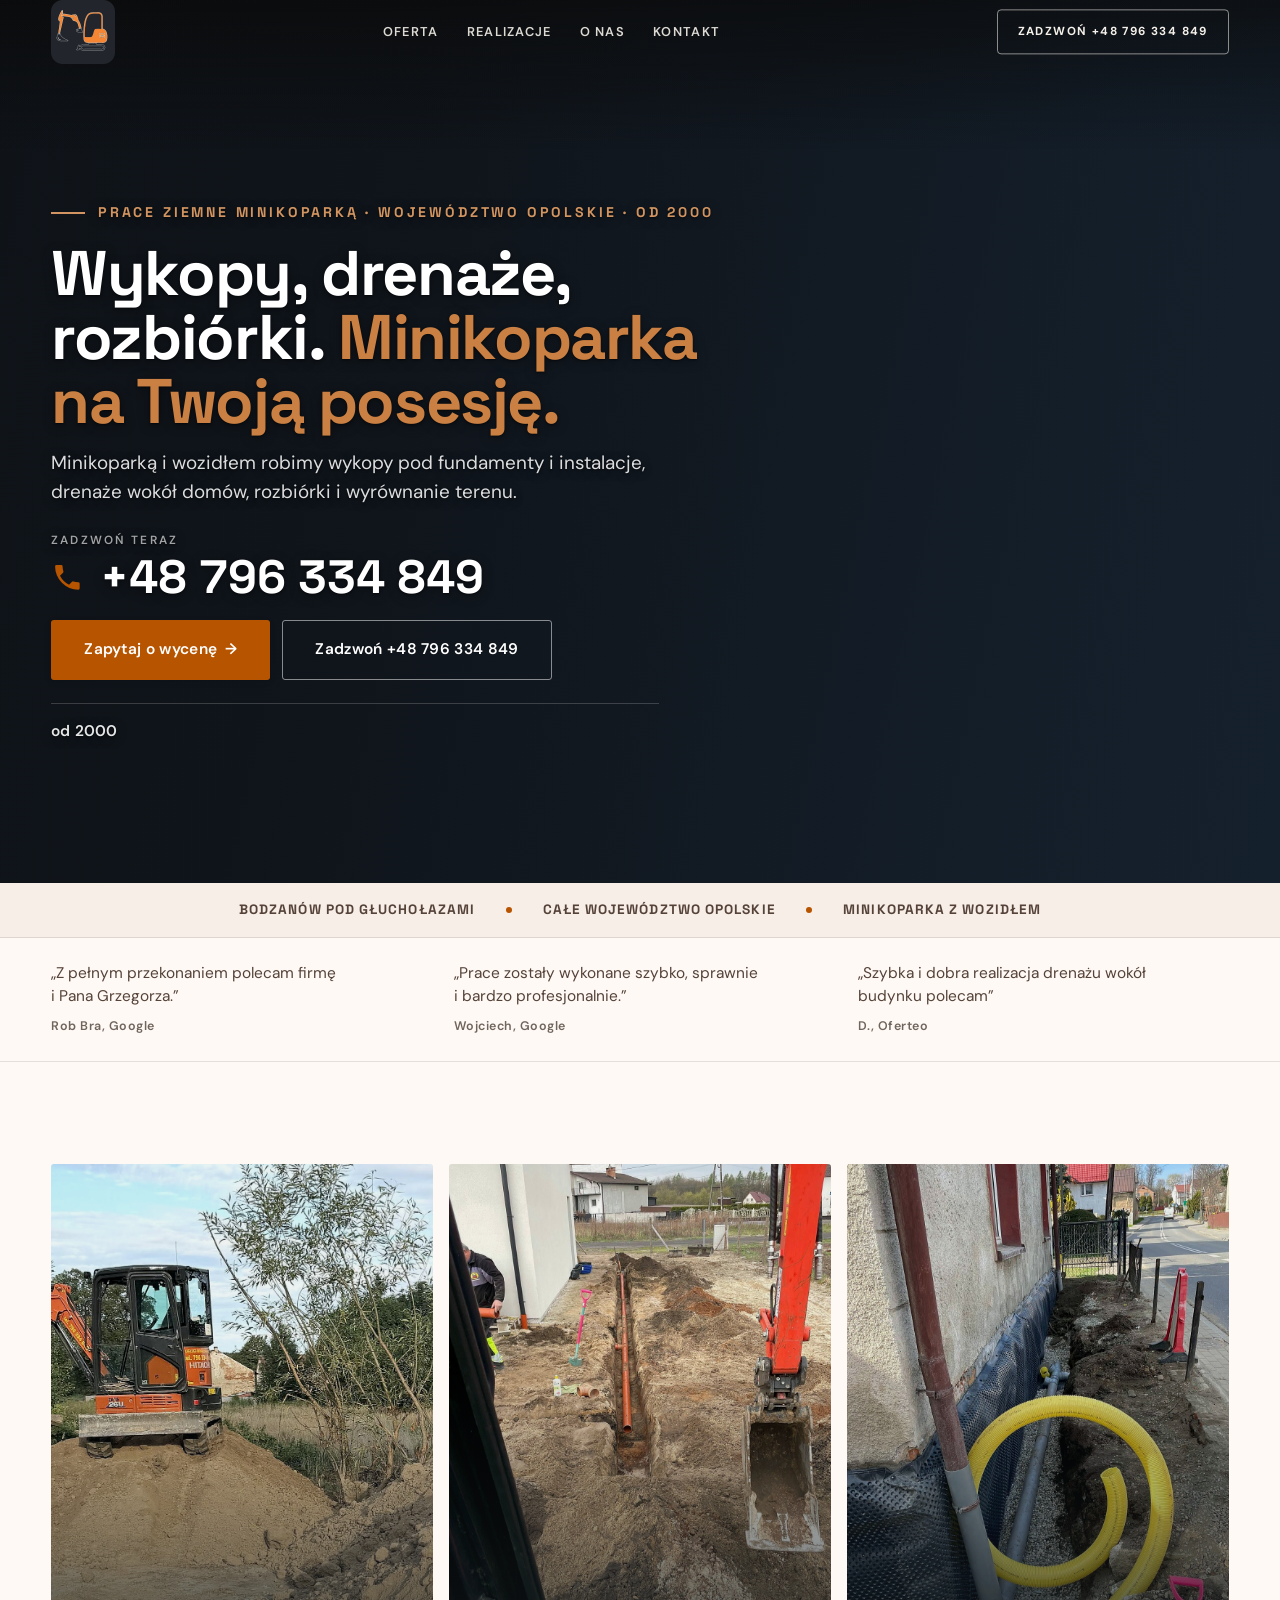
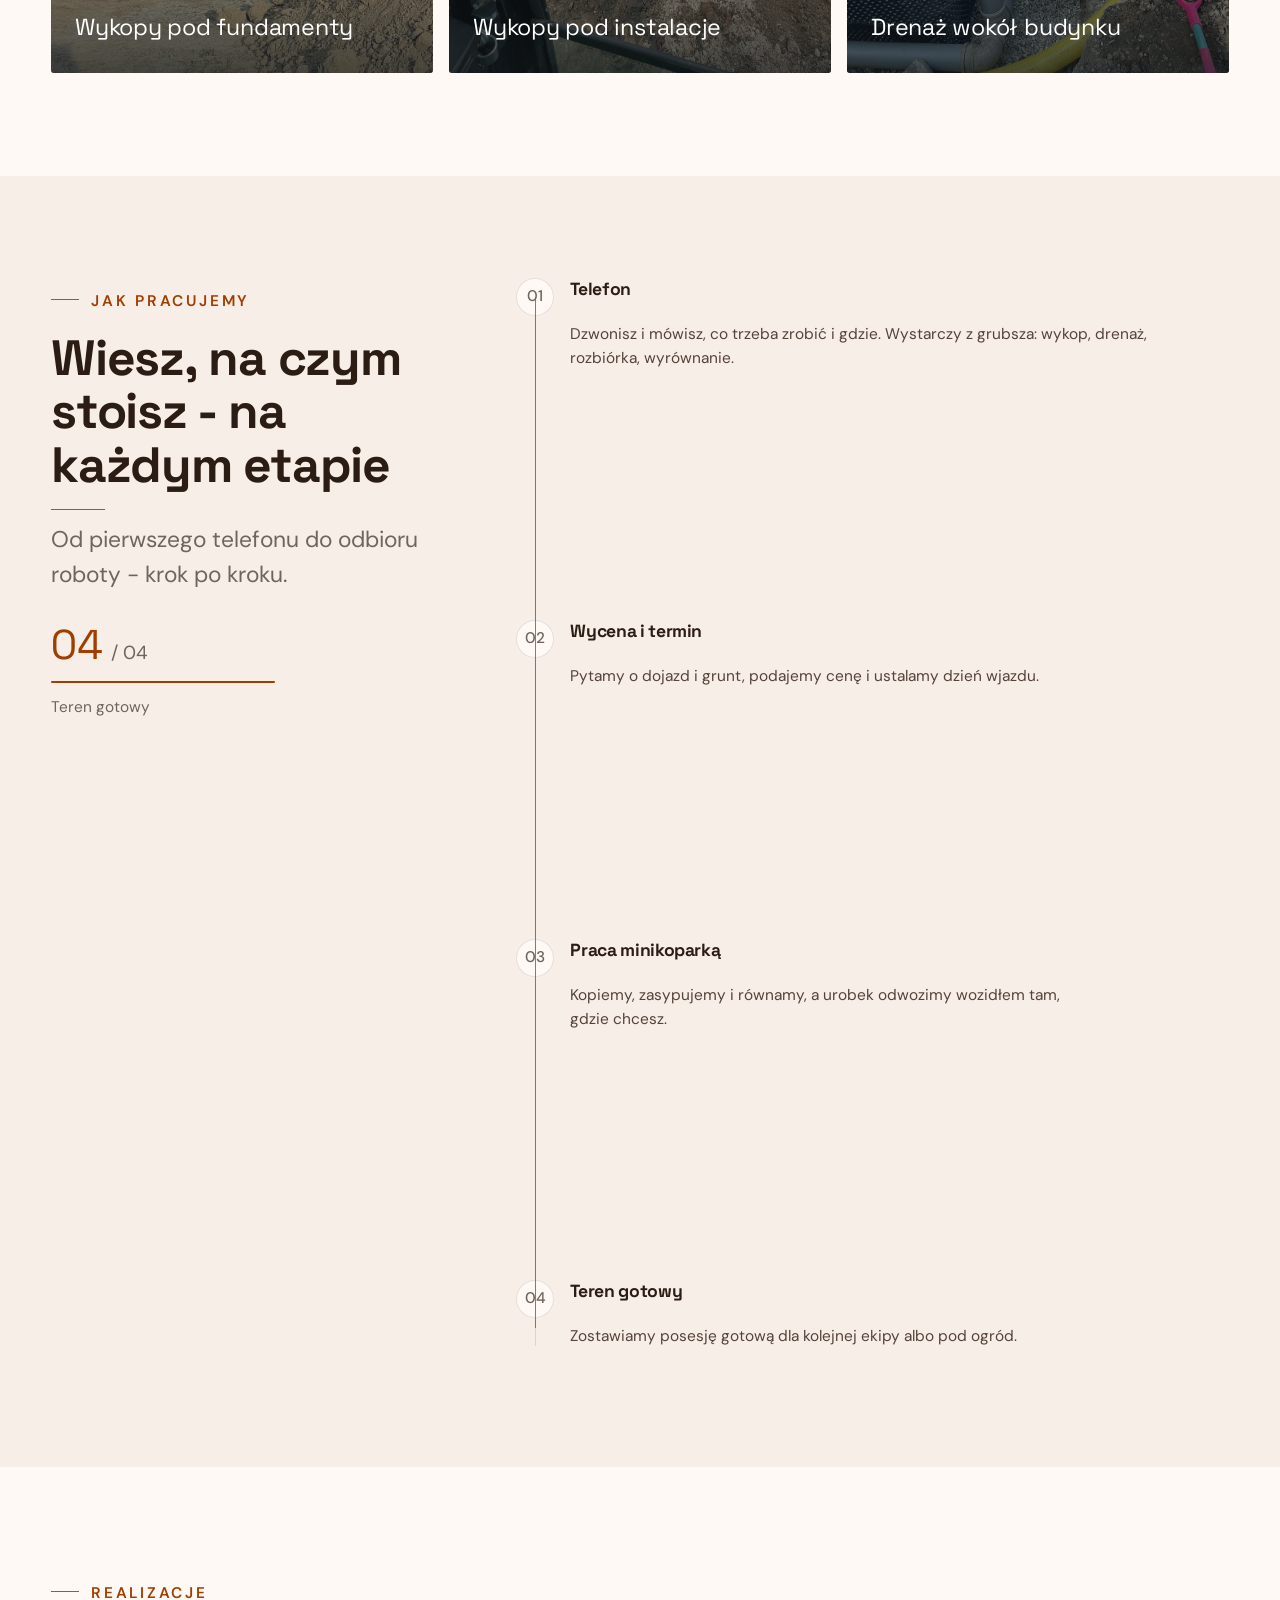
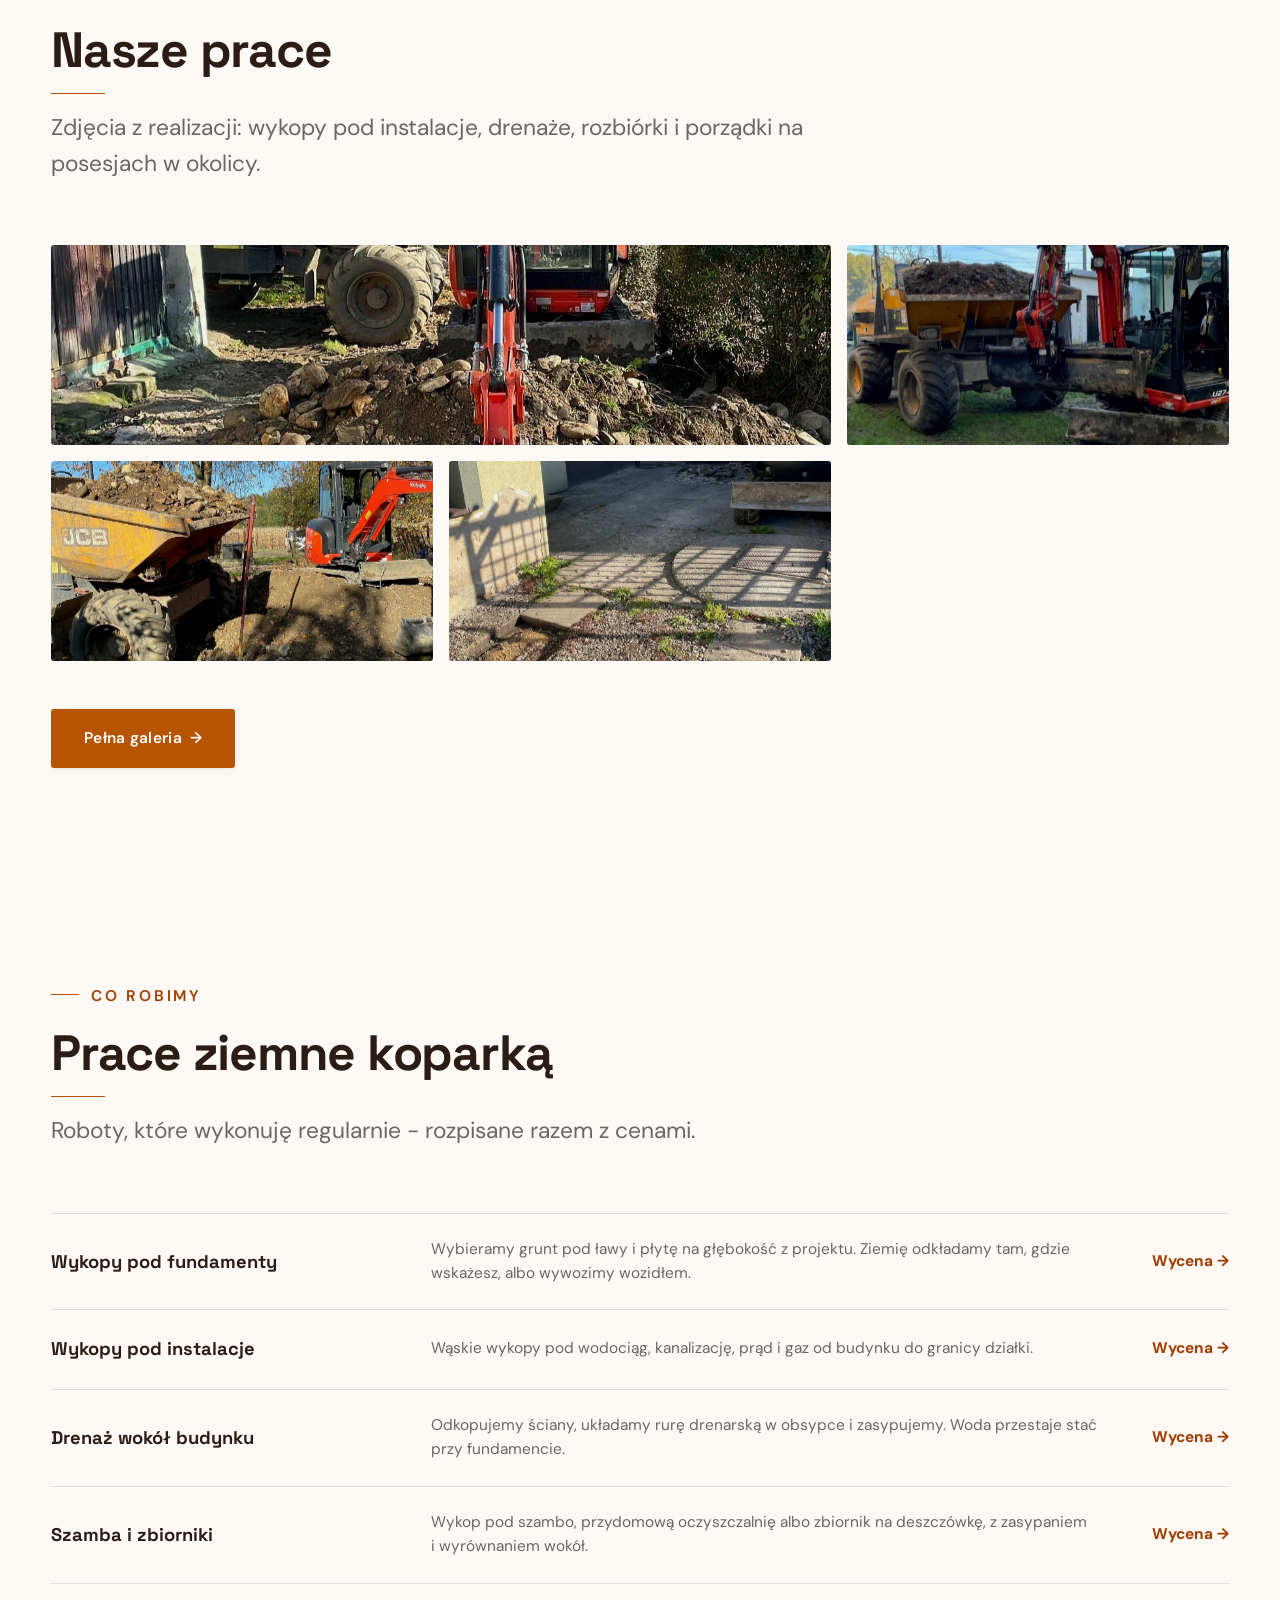
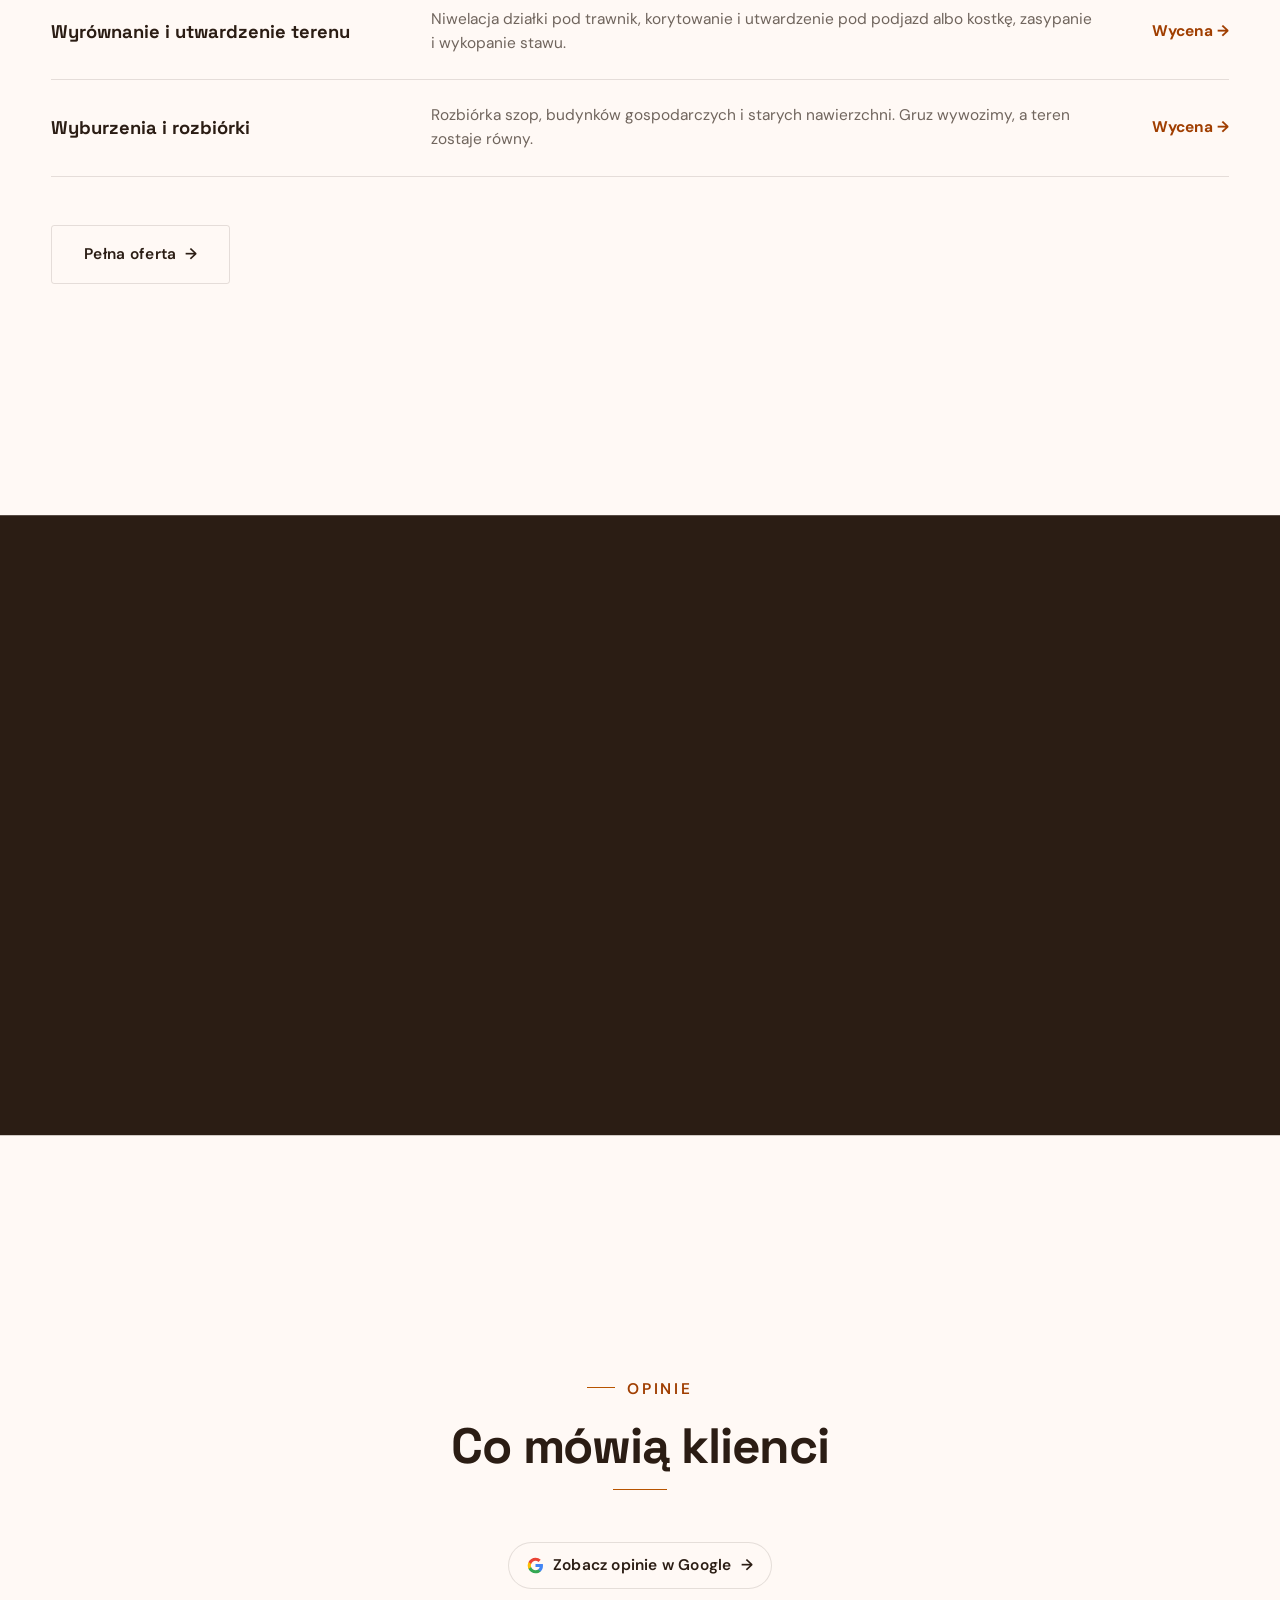
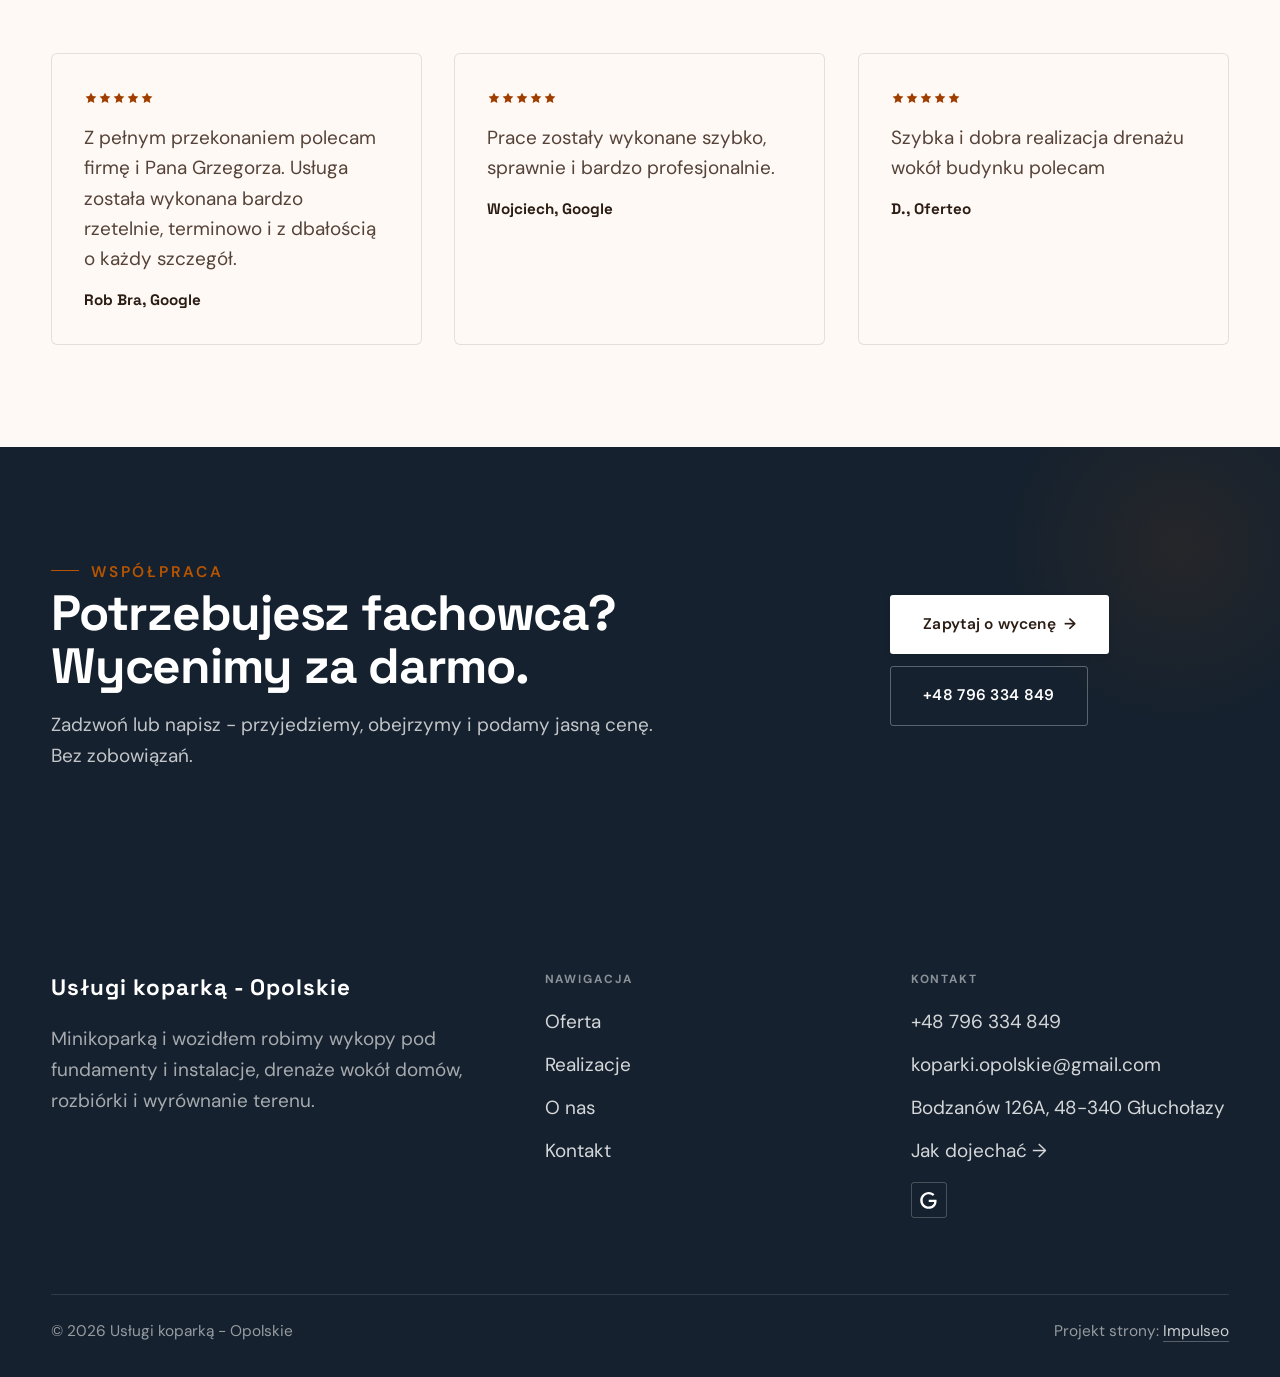
<file: index.html>
<!DOCTYPE html>
<html lang="pl">
<head>
<meta charset="UTF-8">
<meta name="viewport" content="width=device-width, initial-scale=1.0">
<title>Usługi koparką - Opolskie · Grzegorz Ławniczak · Bodzanów</title>
<meta name="description" content="Usługi koparką Grzegorz Ławniczak, Bodzanów koło Głuchołaz. Od 2000 roku: wykopy pod fundamenty i instalacje, drenaże, szamba, rozbiórki, wyrównanie i utwardzenie terenu w województwie opolskim. Tel. 796 334 849.">
<link rel="canonical" href="https://kris20032.github.io/uslugi-koparka-opolskie/">
<meta name="robots" content="noindex, nofollow">
<meta property="og:type" content="website">
<meta property="og:locale" content="pl_PL">
<meta property="og:site_name" content="Usługi koparką - Opolskie">
<meta property="og:title" content="Usługi koparką - Opolskie · Grzegorz Ławniczak · Bodzanów">
<meta property="og:description" content="Usługi koparką Grzegorz Ławniczak, Bodzanów koło Głuchołaz. Od 2000 roku: wykopy pod fundamenty i instalacje, drenaże, szamba, rozbiórki, wyrównanie i utwardzenie terenu w województwie opolskim. Tel. 796 334 849.">
<meta property="og:url" content="https://kris20032.github.io/uslugi-koparka-opolskie/">
<meta property="og:image" content="https://kris20032.github.io/uslugi-koparka-opolskie/img/og.jpg">
<meta property="og:image:width" content="1200">
<meta property="og:image:height" content="630">
<meta name="twitter:card" content="summary_large_image">
<script type="application/ld+json">{"@context": "https://schema.org", "@type": "LocalBusiness", "name": "Usługi koparką - Opolskie", "url": "https://kris20032.github.io/uslugi-koparka-opolskie/", "telephone": "+48796334849", "image": "https://kris20032.github.io/uslugi-koparka-opolskie/img/og.jpg", "areaServed": "Głuchołazy", "sameAs": ["https://www.google.com/maps/place/Us%C5%82ugi+kopark%C4%85+-+Opolskie/@50.3414947,17.3827677,720m/data=!3m2!1e3!4b1!4m6!3m5!1s0x4711ebef3526c225:0xda1e827393328bdb!8m2!3d50.3414947!4d17.3827677!16s%2Fg%2F11x200f53j"]}</script>
<link rel="preconnect" href="https://fonts.googleapis.com">
<link rel="preconnect" href="https://fonts.gstatic.com" crossorigin>
<link href="https://fonts.googleapis.com/css2?family=Space+Grotesk:wght@500;600;700&family=DM+Sans:opsz,wght@9..40,400;9..40,500;9..40,600&display=swap" rel="stylesheet">
<link rel="stylesheet" href="assets/styles.css?v=c85fdb18">
</head>
<body>

<header class="nav">
  <div class="wrap nav-inner">
    <a class="brand brand-has-logo" href="index.html"><img class="brand-logo" src="img/logo.png" alt="Usługi koparką - Opolskie" width="512" height="512" decoding="async"></a>
    <nav class="nav-links">
      <a href="oferta.html">Oferta</a>
      <a href="realizacje.html">Realizacje</a>
      <a href="o-nas.html">O nas</a>
      <a href="kontakt.html">Kontakt</a>
      <a href="tel:+48796334849" class="btn btn-accent">Zadzwoń +48 796 334 849</a>
    </nav>
    <button class="nav-toggle" aria-label="Menu"><span></span><span></span><span></span></button>
  </div>
</header>

<main>
<section class="hero-fach">
  <img class="hf-photo" src="img/hero.jpg" fetchpriority="high" data-rotate="img/g10.jpg|img/g11.jpg" alt="Usługi koparką - Opolskie" width="1880" height="1251">
  <div class="hf-panel">
    <div class="hf-inner">
      <span class="hf-kicker">Prace ziemne minikoparką · województwo opolskie · od 2000</span>
      <h1 class="hf-title">Wykopy, drenaże, rozbiórki. <em>Minikoparka na Twoją posesję.</em></h1>
      <p class="hf-lead">Minikoparką i wozidłem robimy wykopy pod fundamenty i instalacje, drenaże wokół domów, rozbiórki i wyrównanie terenu.</p>
      <a class="hf-phone" href="tel:+48796334849"><span class="hf-phone-lab">Zadzwoń teraz</span><span class="hf-phone-num"><svg class="ico-tel" width="16" height="16" viewBox="0 0 24 24" fill="none" aria-hidden="true"><path d="M6.6 10.8a15.5 15.5 0 0 0 6.6 6.6l2.2-2.2a1 1 0 0 1 1-.24 11.4 11.4 0 0 0 3.6.58 1 1 0 0 1 1 1V20a1 1 0 0 1-1 1A17 17 0 0 1 3 4a1 1 0 0 1 1-1h3.5a1 1 0 0 1 1 1c0 1.25.2 2.46.58 3.6a1 1 0 0 1-.25 1l-2.23 2.2Z" fill="currentColor"/></svg> +48 796 334 849</span></a>
      <div class="hf-actions">
        <a href="kontakt.html" class="btn btn-accent">Zapytaj o wycenę <span class="arr">→</span></a>
        <a href="tel:+48796334849" class="btn btn-ghost hf-ghost">Zadzwoń +48 796 334 849</a>
      </div>
      <div class="hf-trust">od 2000</div>
    </div>
  </div>
</section>
<section class="fach-promise">
  <div class="wrap">
    <ul class="fp-row reveal"><li>Bodzanów pod Głuchołazami</li><li>Całe województwo opolskie</li><li>Minikoparka z wozidłem</li></ul>
  </div>
</section>
<section class="opinie-mini" aria-label="Opinie klientów">
  <div class="wrap">
    <div class="om-row">
      <div class="om-item reveal"><blockquote>„Z pełnym przekonaniem polecam firmę i Pana Grzegorza.”</blockquote><span class="om-autor">Rob Bra, Google</span></div>
      <div class="om-item reveal"><blockquote>„Prace zostały wykonane szybko, sprawnie i bardzo profesjonalnie.”</blockquote><span class="om-autor">Wojciech, Google</span></div>
      <div class="om-item reveal"><blockquote>„Szybka i dobra realizacja drenażu wokół budynku polecam”</blockquote><span class="om-autor">D., Oferteo</span></div>
    </div>
  </div>
</section>
<section class="gateways-band">
  <div class="wrap">
    <div class="gateways">
      <a href="oferta.html" class="gateway reveal"><img src="img/about.jpg" alt="Wykopy pod fundamenty" loading="lazy" width="1800" height="1423" decoding="async"><span class="g-ttl">Wykopy pod fundamenty</span></a>
      <a href="oferta.html" class="gateway reveal"><img src="img/g4.jpg" alt="Wykopy pod instalacje" loading="lazy" width="1198" height="1600" decoding="async"><span class="g-ttl">Wykopy pod instalacje</span></a>
      <a href="oferta.html" class="gateway reveal"><img src="img/g5.jpg" alt="Drenaż wokół budynku" loading="lazy" width="1198" height="1600" decoding="async"><span class="g-ttl">Drenaż wokół budynku</span></a>
    </div>
  </div>
</section>
<section class="proces proces-os fachowcy">
  <div class="wrap proc-grid">
    <div class="proc-side">
      <div class="head reveal">
        <span class="eyebrow">Jak pracujemy</span>
        <h2>Wiesz, na czym stoisz - na każdym etapie</h2>
        <p>Od pierwszego telefonu do odbioru roboty - krok po kroku.</p>
      </div>
      <div class="proc-count" aria-hidden="true"><span class="pc-cur">01</span><span class="pc-all">/ 04</span></div>
      <div class="proc-bar" aria-hidden="true"><i></i></div>
      <p class="proc-now" aria-hidden="true">Telefon</p>
    </div>
    <ol class="proces-line">
      <li class="reveal"><span class="pno">01</span><h3>Telefon</h3><p>Dzwonisz i mówisz, co trzeba zrobić i gdzie. Wystarczy z grubsza: wykop, drenaż, rozbiórka, wyrównanie.</p></li>
      <li class="reveal"><span class="pno">02</span><h3>Wycena i termin</h3><p>Pytamy o dojazd i grunt, podajemy cenę i ustalamy dzień wjazdu.</p></li>
      <li class="reveal"><span class="pno">03</span><h3>Praca minikoparką</h3><p>Kopiemy, zasypujemy i równamy, a urobek odwozimy wozidłem tam, gdzie chcesz.</p></li>
      <li class="reveal"><span class="pno">04</span><h3>Teren gotowy</h3><p>Zostawiamy posesję gotową dla kolejnej ekipy albo pod ogród.</p></li>
    </ol>
  </div>
</section>
<section>
  <div class="wrap">
    <div class="head reveal">
      <span class="eyebrow">Realizacje</span>
      <h2>Nasze prace</h2>
      <p>Zdjęcia z realizacji: wykopy pod instalacje, drenaże, rozbiórki i porządki na posesjach w okolicy.</p>
    </div>
    <div class="gallery">
      <div class="tile t-two3 reveal"><img src="img/g1.jpg" alt="Usługi koparką - Opolskie" loading="lazy" width="1196" height="1597" decoding="async"></div>
      <div class="tile t-third reveal"><img src="img/g2.jpg" alt="Usługi koparką - Opolskie" loading="lazy" width="1116" height="1526" decoding="async"></div>
      <div class="tile t-third reveal"><img src="img/g3.jpg" alt="Usługi koparką - Opolskie" loading="lazy" width="1196" height="1597" decoding="async"></div>
      <div class="tile t-third reveal"><img src="img/g6.jpg" alt="Usługi koparką - Opolskie" loading="lazy" width="1198" height="1600" decoding="async"></div>
      <div class="tile t-third reveal"><img src="img/g7.jpg" alt="Usługi koparką - Opolskie" loading="lazy" width="1152" height="1554" decoding="async"></div>
    </div>
    <div style="margin-top:var(--space-7)" class="reveal"><a href="realizacje.html" class="btn btn-accent">Pełna galeria <span class="arr">→</span></a></div>
  </div>
</section>
<section class="fach-uslugi">
  <div class="wrap">
    <div class="head reveal">
      <span class="eyebrow">Co robimy</span>
      <h2>Prace ziemne koparką</h2>
      <p>Roboty, które wykonuję regularnie - rozpisane razem z cenami.</p>
    </div>
    <ul class="fu-list">
      <li class="fu-row reveal"><div class="fu-name">Wykopy pod fundamenty</div><div class="fu-desc">Wybieramy grunt pod ławy i płytę na głębokość z projektu. Ziemię odkładamy tam, gdzie wskażesz, albo wywozimy wozidłem.</div><a class="fu-cta" href="kontakt.html">Wycena <span class="arr">→</span></a></li>
      <li class="fu-row reveal"><div class="fu-name">Wykopy pod instalacje</div><div class="fu-desc">Wąskie wykopy pod wodociąg, kanalizację, prąd i gaz od budynku do granicy działki.</div><a class="fu-cta" href="kontakt.html">Wycena <span class="arr">→</span></a></li>
      <li class="fu-row reveal"><div class="fu-name">Drenaż wokół budynku</div><div class="fu-desc">Odkopujemy ściany, układamy rurę drenarską w obsypce i zasypujemy. Woda przestaje stać przy fundamencie.</div><a class="fu-cta" href="kontakt.html">Wycena <span class="arr">→</span></a></li>
      <li class="fu-row reveal"><div class="fu-name">Szamba i zbiorniki</div><div class="fu-desc">Wykop pod szambo, przydomową oczyszczalnię albo zbiornik na deszczówkę, z zasypaniem i wyrównaniem wokół.</div><a class="fu-cta" href="kontakt.html">Wycena <span class="arr">→</span></a></li>
      <li class="fu-row reveal"><div class="fu-name">Wyrównanie i utwardzenie terenu</div><div class="fu-desc">Niwelacja działki pod trawnik, korytowanie i utwardzenie pod podjazd albo kostkę, zasypanie i wykopanie stawu.</div><a class="fu-cta" href="kontakt.html">Wycena <span class="arr">→</span></a></li>
      <li class="fu-row reveal"><div class="fu-name">Wyburzenia i rozbiórki</div><div class="fu-desc">Rozbiórka szop, budynków gospodarczych i starych nawierzchni. Gruz wywozimy, a teren zostaje równy.</div><a class="fu-cta" href="kontakt.html">Wycena <span class="arr">→</span></a></li>
    </ul>
    <div style="margin-top:var(--space-7)" class="reveal"><a href="oferta.html" class="btn btn-ghost">Pełna oferta <span class="arr">→</span></a></div>
  </div>
</section>
<section class="stopklatka" aria-hidden="true">
  <div class="stk-bg" style="background-image:url(img/g12.jpg)"></div>
</section>
<section class="opinie">
  <div class="wrap">
    <div class="head center reveal">
      <span class="eyebrow">Opinie</span>
      <h2>Co mówią klienci</h2>
    </div>
    <p class="op-meta reveal"><a class="op-google" href="https://www.google.com/maps/place/Us%C5%82ugi+kopark%C4%85+-+Opolskie/@50.3414947,17.3827677,720m/data=!3m2!1e3!4b1!4m6!3m5!1s0x4711ebef3526c225:0xda1e827393328bdb!8m2!3d50.3414947!4d17.3827677!16s%2Fg%2F11x200f53j" target="_blank" rel="noopener"><svg class="op-g-ico" viewBox="0 0 24 24" width="17" height="17" aria-hidden="true"><path fill="#4285F4" d="M22.56 12.25c0-.78-.07-1.53-.2-2.25H12v4.26h5.92c-.26 1.37-1.04 2.53-2.21 3.31v2.77h3.57c2.08-1.92 3.28-4.74 3.28-8.09z"/><path fill="#34A853" d="M12 23c2.97 0 5.46-.98 7.28-2.66l-3.57-2.77c-.98.66-2.23 1.06-3.71 1.06-2.86 0-5.29-1.93-6.16-4.53H2.18v2.84C3.99 20.53 7.7 23 12 23z"/><path fill="#FBBC05" d="M5.84 14.09c-.22-.66-.35-1.36-.35-2.09s.13-1.43.35-2.09V7.07H2.18C1.43 8.55 1 10.22 1 12s.43 3.45 1.18 4.93l2.85-2.22.81-.62z"/><path fill="#EA4335" d="M12 5.38c1.62 0 3.06.56 4.21 1.64l3.15-3.15C17.45 2.09 14.97 1 12 1 7.7 1 3.99 3.47 2.18 7.07l3.66 2.84c.87-2.6 3.3-4.53 6.16-4.53z"/></svg><span>Zobacz opinie w Google</span><span class="arr">→</span></a></p>
    <div class="opinie-grid">
      <figure class="op-card reveal"><span class="op-star"><svg class="ico-star" width="14" height="14" viewBox="0 0 24 24" style="vertical-align:-2px" aria-hidden="true"><path d="M12 2.8l2.85 5.8 6.4.93-4.63 4.5 1.1 6.37L12 17.4l-5.72 3 1.1-6.37-4.63-4.5 6.4-.93L12 2.8Z" fill="currentColor"/></svg><svg class="ico-star" width="14" height="14" viewBox="0 0 24 24" style="vertical-align:-2px" aria-hidden="true"><path d="M12 2.8l2.85 5.8 6.4.93-4.63 4.5 1.1 6.37L12 17.4l-5.72 3 1.1-6.37-4.63-4.5 6.4-.93L12 2.8Z" fill="currentColor"/></svg><svg class="ico-star" width="14" height="14" viewBox="0 0 24 24" style="vertical-align:-2px" aria-hidden="true"><path d="M12 2.8l2.85 5.8 6.4.93-4.63 4.5 1.1 6.37L12 17.4l-5.72 3 1.1-6.37-4.63-4.5 6.4-.93L12 2.8Z" fill="currentColor"/></svg><svg class="ico-star" width="14" height="14" viewBox="0 0 24 24" style="vertical-align:-2px" aria-hidden="true"><path d="M12 2.8l2.85 5.8 6.4.93-4.63 4.5 1.1 6.37L12 17.4l-5.72 3 1.1-6.37-4.63-4.5 6.4-.93L12 2.8Z" fill="currentColor"/></svg><svg class="ico-star" width="14" height="14" viewBox="0 0 24 24" style="vertical-align:-2px" aria-hidden="true"><path d="M12 2.8l2.85 5.8 6.4.93-4.63 4.5 1.1 6.37L12 17.4l-5.72 3 1.1-6.37-4.63-4.5 6.4-.93L12 2.8Z" fill="currentColor"/></svg></span><blockquote>Z pełnym przekonaniem polecam firmę i Pana Grzegorza. Usługa została wykonana bardzo rzetelnie, terminowo i z dbałością o każdy szczegół.</blockquote><span class="op-autor">Rob Bra, Google</span></figure>
      <figure class="op-card reveal"><span class="op-star"><svg class="ico-star" width="14" height="14" viewBox="0 0 24 24" style="vertical-align:-2px" aria-hidden="true"><path d="M12 2.8l2.85 5.8 6.4.93-4.63 4.5 1.1 6.37L12 17.4l-5.72 3 1.1-6.37-4.63-4.5 6.4-.93L12 2.8Z" fill="currentColor"/></svg><svg class="ico-star" width="14" height="14" viewBox="0 0 24 24" style="vertical-align:-2px" aria-hidden="true"><path d="M12 2.8l2.85 5.8 6.4.93-4.63 4.5 1.1 6.37L12 17.4l-5.72 3 1.1-6.37-4.63-4.5 6.4-.93L12 2.8Z" fill="currentColor"/></svg><svg class="ico-star" width="14" height="14" viewBox="0 0 24 24" style="vertical-align:-2px" aria-hidden="true"><path d="M12 2.8l2.85 5.8 6.4.93-4.63 4.5 1.1 6.37L12 17.4l-5.72 3 1.1-6.37-4.63-4.5 6.4-.93L12 2.8Z" fill="currentColor"/></svg><svg class="ico-star" width="14" height="14" viewBox="0 0 24 24" style="vertical-align:-2px" aria-hidden="true"><path d="M12 2.8l2.85 5.8 6.4.93-4.63 4.5 1.1 6.37L12 17.4l-5.72 3 1.1-6.37-4.63-4.5 6.4-.93L12 2.8Z" fill="currentColor"/></svg><svg class="ico-star" width="14" height="14" viewBox="0 0 24 24" style="vertical-align:-2px" aria-hidden="true"><path d="M12 2.8l2.85 5.8 6.4.93-4.63 4.5 1.1 6.37L12 17.4l-5.72 3 1.1-6.37-4.63-4.5 6.4-.93L12 2.8Z" fill="currentColor"/></svg></span><blockquote>Prace zostały wykonane szybko, sprawnie i bardzo profesjonalnie.</blockquote><span class="op-autor">Wojciech, Google</span></figure>
      <figure class="op-card reveal"><span class="op-star"><svg class="ico-star" width="14" height="14" viewBox="0 0 24 24" style="vertical-align:-2px" aria-hidden="true"><path d="M12 2.8l2.85 5.8 6.4.93-4.63 4.5 1.1 6.37L12 17.4l-5.72 3 1.1-6.37-4.63-4.5 6.4-.93L12 2.8Z" fill="currentColor"/></svg><svg class="ico-star" width="14" height="14" viewBox="0 0 24 24" style="vertical-align:-2px" aria-hidden="true"><path d="M12 2.8l2.85 5.8 6.4.93-4.63 4.5 1.1 6.37L12 17.4l-5.72 3 1.1-6.37-4.63-4.5 6.4-.93L12 2.8Z" fill="currentColor"/></svg><svg class="ico-star" width="14" height="14" viewBox="0 0 24 24" style="vertical-align:-2px" aria-hidden="true"><path d="M12 2.8l2.85 5.8 6.4.93-4.63 4.5 1.1 6.37L12 17.4l-5.72 3 1.1-6.37-4.63-4.5 6.4-.93L12 2.8Z" fill="currentColor"/></svg><svg class="ico-star" width="14" height="14" viewBox="0 0 24 24" style="vertical-align:-2px" aria-hidden="true"><path d="M12 2.8l2.85 5.8 6.4.93-4.63 4.5 1.1 6.37L12 17.4l-5.72 3 1.1-6.37-4.63-4.5 6.4-.93L12 2.8Z" fill="currentColor"/></svg><svg class="ico-star" width="14" height="14" viewBox="0 0 24 24" style="vertical-align:-2px" aria-hidden="true"><path d="M12 2.8l2.85 5.8 6.4.93-4.63 4.5 1.1 6.37L12 17.4l-5.72 3 1.1-6.37-4.63-4.5 6.4-.93L12 2.8Z" fill="currentColor"/></svg></span><blockquote>Szybka i dobra realizacja drenażu wokół budynku polecam</blockquote><span class="op-autor">D., Oferteo</span></figure>
    </div>
  </div>
</section>
<section class="cta">
  <div class="wrap">
    <div class="reveal">
      <span class="eyebrow">Współpraca</span>
      <h2>Potrzebujesz fachowca? Wycenimy za darmo.</h2>
      <p>Zadzwoń lub napisz - przyjedziemy, obejrzymy i podamy jasną cenę. Bez zobowiązań.</p>
    </div>
    <div class="cta-actions reveal">
      <a href="kontakt.html" class="btn btn-light">Zapytaj o wycenę <span class="arr">→</span></a>
      <a href="tel:+48796334849" class="btn btn-ghost btn-ghost-cta">+48 796 334 849</a>
    </div>
  </div>
</section>
</main>

<footer>
  <div class="wrap">
    <div class="foot-grid">
      <div class="foot-brand">
        <div class="name">Usługi koparką - Opolskie</div>
        <p>Minikoparką i wozidłem robimy wykopy pod fundamenty i instalacje, drenaże wokół domów, rozbiórki i wyrównanie terenu.</p>
      </div>
      <div class="foot-col">
        <h4>Nawigacja</h4>
        <a href="oferta.html">Oferta</a>
        <a href="realizacje.html">Realizacje</a>
        <a href="o-nas.html">O nas</a>
        <a href="kontakt.html">Kontakt</a>
      </div>
      <div class="foot-col">
        <h4>Kontakt</h4>
        <a href="tel:+48796334849">+48 796 334 849</a>
        <a href="mailto:koparki.opolskie@gmail.com">koparki.opolskie@gmail.com</a>
        <p>Bodzanów 126A, 48-340 Głuchołazy</p>
        <a href="https://www.google.com/maps/place/Us%C5%82ugi+kopark%C4%85+-+Opolskie/@50.3414947,17.3827677,720m/data=!3m2!1e3!4b1!4m6!3m5!1s0x4711ebef3526c225:0xda1e827393328bdb!8m2!3d50.3414947!4d17.3827677!16s%2Fg%2F11x200f53j" target="_blank" rel="noopener">Jak dojechać →</a>
      <div class="foot-soc">
        <a class="soc" href="https://www.google.com/maps/place/Us%C5%82ugi+kopark%C4%85+-+Opolskie/@50.3414947,17.3827677,720m/data=!3m2!1e3!4b1!4m6!3m5!1s0x4711ebef3526c225:0xda1e827393328bdb!8m2!3d50.3414947!4d17.3827677!16s%2Fg%2F11x200f53j" target="_blank" rel="noopener" aria-label="Google - Usługi koparką - Opolskie"><svg viewBox="0 0 24 24" aria-hidden="true" focusable="false"><path d="M12.48 10.92v3.28h7.84c-.24 1.84-.853 3.187-1.787 4.133-1.147 1.147-2.933 2.4-6.053 2.4-4.827 0-8.6-3.893-8.6-8.72s3.773-8.72 8.6-8.72c2.6 0 4.507 1.027 5.907 2.347l2.307-2.307C18.747 1.44 16.133 0 12.48 0 5.867 0 .307 5.387.307 12s5.56 12 12.173 12c3.573 0 6.267-1.173 8.373-3.36 2.16-2.16 2.84-5.213 2.84-7.667 0-.76-.053-1.467-.173-2.053H12.48z" fill="currentColor"/></svg></a>
      </div>
      </div>
    </div>
    <div class="foot-bot">
      <span>© 2026 Usługi koparką - Opolskie</span>
      <span>Projekt strony: <a class="foot-credit" href="https://impulseo.pl" target="_blank" rel="noopener">Impulseo</a></span>
    </div>
  </div>
</footer>
<div class="sticky-call"><a class="sc-call" href="tel:+48796334849"><svg class="ico-tel" width="16" height="16" viewBox="0 0 24 24" fill="none" aria-hidden="true"><path d="M6.6 10.8a15.5 15.5 0 0 0 6.6 6.6l2.2-2.2a1 1 0 0 1 1-.24 11.4 11.4 0 0 0 3.6.58 1 1 0 0 1 1 1V20a1 1 0 0 1-1 1A17 17 0 0 1 3 4a1 1 0 0 1 1-1h3.5a1 1 0 0 1 1 1c0 1.25.2 2.46.58 3.6a1 1 0 0 1-.25 1l-2.23 2.2Z" fill="currentColor"/></svg> Zadzwoń</a><a class="sc-quote" href="kontakt.html">Zapytaj o wycenę</a></div>
<div class="demo-wazne" data-do="2026-10-20" data-cykl="3" hidden><svg class="dw-ico" width="13" height="13" viewBox="0 0 24 24" fill="none" aria-hidden="true"><circle cx="12" cy="12" r="8.6" stroke="currentColor" stroke-width="1.8"/><path d="M12 7.2V12l3.3 2" stroke="currentColor" stroke-width="1.8" stroke-linecap="round"/></svg><span class="dw-txt"></span></div>

<script src="assets/main.js"></script>
</body>
</html>
</file>
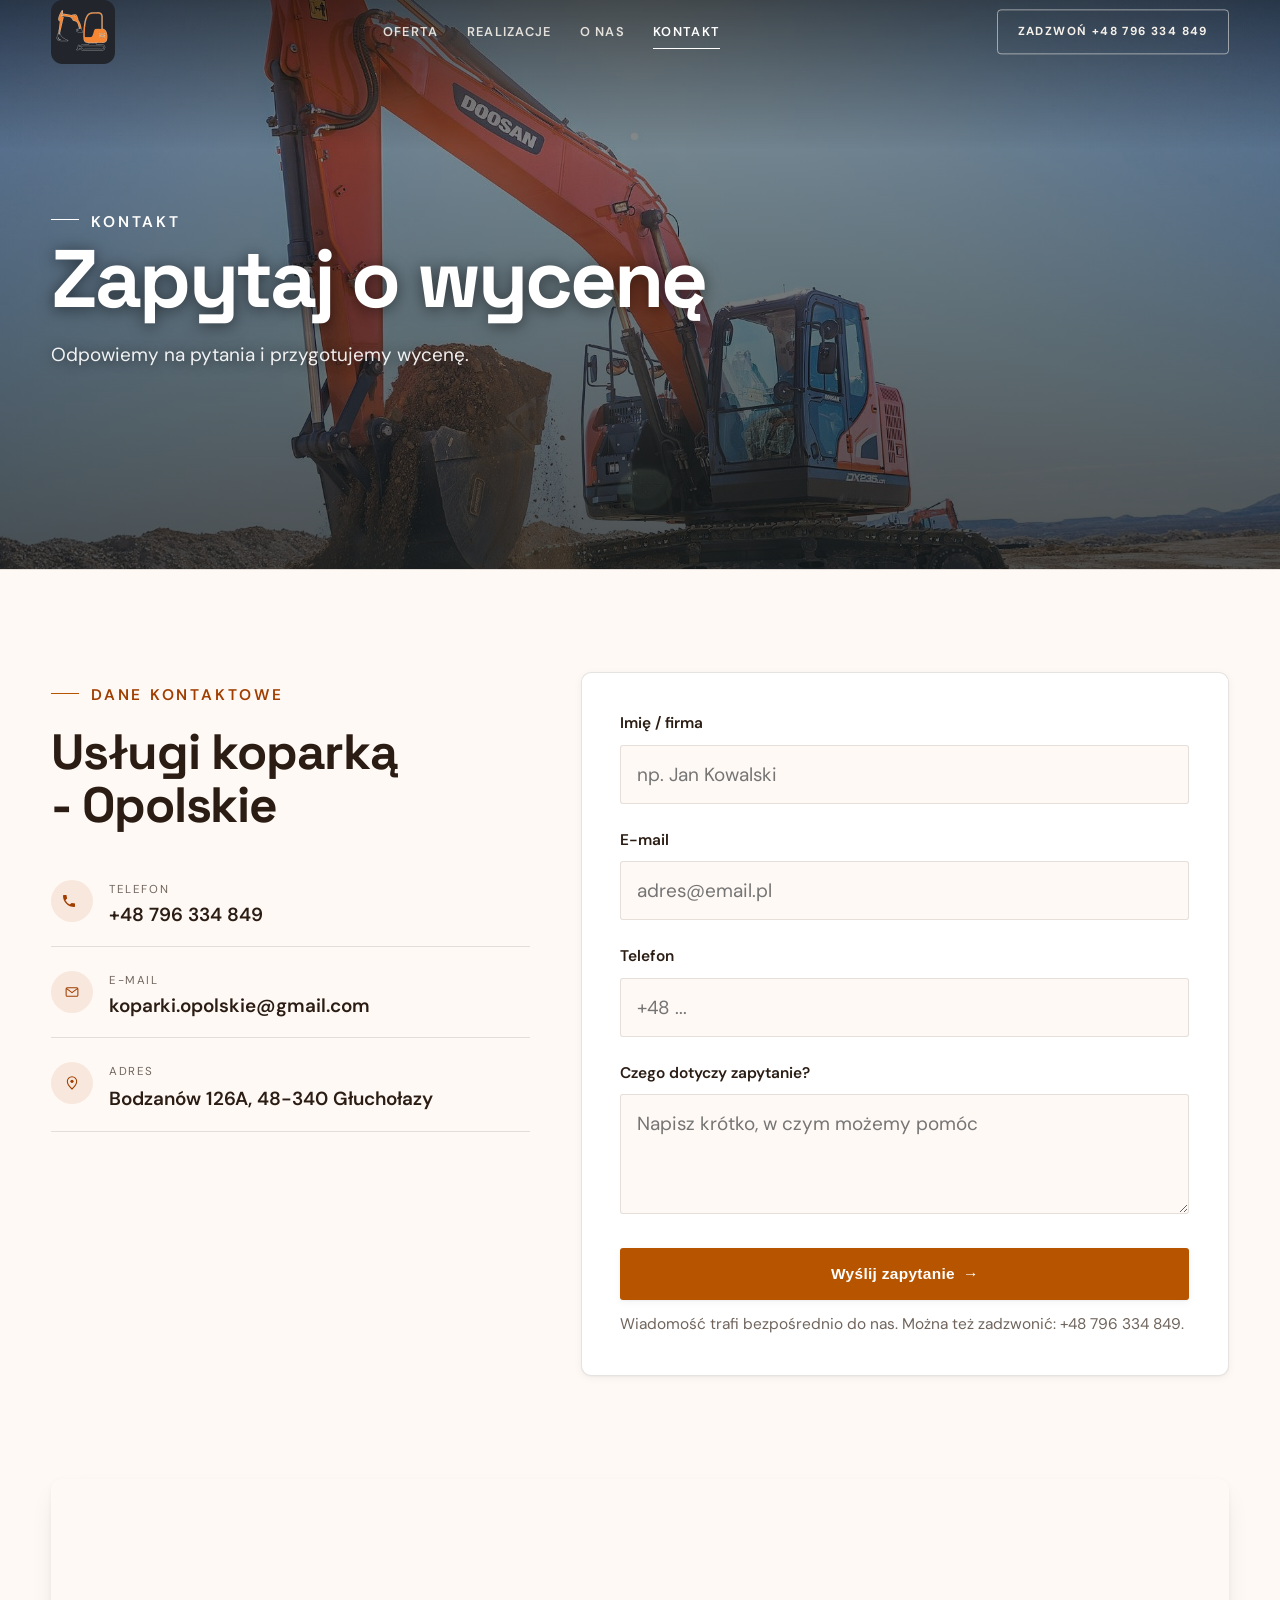
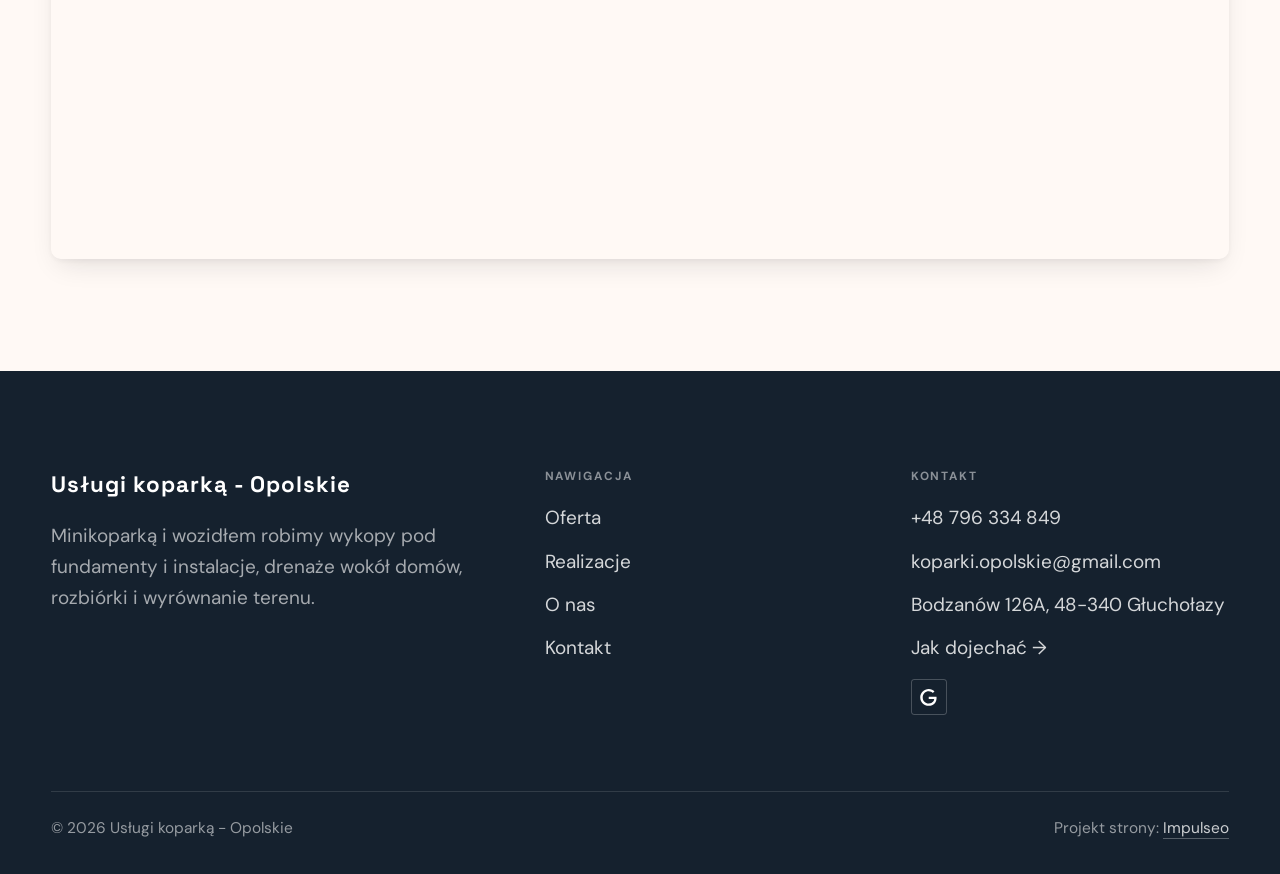
<file: kontakt.html>
<!DOCTYPE html>
<html lang="pl">
<head>
<meta charset="UTF-8">
<meta name="viewport" content="width=device-width, initial-scale=1.0">
<title>Kontakt - Usługi koparką - Opolskie</title>
<meta name="description" content="Kontakt Usługi koparką - Opolskie - Bodzanów 126A, 48-340 Głuchołazy">
<link rel="canonical" href="https://kris20032.github.io/uslugi-koparka-opolskie/kontakt.html">
<meta name="robots" content="noindex, nofollow">
<meta property="og:type" content="website">
<meta property="og:locale" content="pl_PL">
<meta property="og:site_name" content="Usługi koparką - Opolskie">
<meta property="og:title" content="Kontakt - Usługi koparką - Opolskie">
<meta property="og:description" content="Kontakt Usługi koparką - Opolskie - Bodzanów 126A, 48-340 Głuchołazy">
<meta property="og:url" content="https://kris20032.github.io/uslugi-koparka-opolskie/kontakt.html">
<meta property="og:image" content="https://kris20032.github.io/uslugi-koparka-opolskie/img/og.jpg">
<meta property="og:image:width" content="1200">
<meta property="og:image:height" content="630">
<meta name="twitter:card" content="summary_large_image">
<link rel="preconnect" href="https://fonts.googleapis.com">
<link rel="preconnect" href="https://fonts.gstatic.com" crossorigin>
<link href="https://fonts.googleapis.com/css2?family=Space+Grotesk:wght@500;600;700&family=DM+Sans:opsz,wght@9..40,400;9..40,500;9..40,600&display=swap" rel="stylesheet">
<link rel="stylesheet" href="assets/styles.css?v=c85fdb18">
</head>
<body>

<header class="nav">
  <div class="wrap nav-inner">
    <a class="brand brand-has-logo" href="index.html"><img class="brand-logo" src="img/logo.png" alt="Usługi koparką - Opolskie" width="512" height="512" decoding="async"></a>
    <nav class="nav-links">
      <a href="oferta.html">Oferta</a>
      <a href="realizacje.html">Realizacje</a>
      <a href="o-nas.html">O nas</a>
      <a href="kontakt.html" class="active" aria-current="page">Kontakt</a>
      <a href="tel:+48796334849" class="btn btn-accent">Zadzwoń +48 796 334 849</a>
    </nav>
    <button class="nav-toggle" aria-label="Menu"><span></span><span></span><span></span></button>
  </div>
</header>

<main>
<section class="pagehead">
  <img src="img/g11.jpg" alt="Usługi koparką - Opolskie - Zapytaj o wycenę" width="1880" height="1253" decoding="async">
  <div class="wrap">
    <span class="eyebrow">Kontakt</span>
    <h1>Zapytaj o wycenę</h1>
    <p>Odpowiemy na pytania i przygotujemy wycenę.</p>
  </div>
</section>
<section>
  <div class="wrap contact-grid">
    <div class="reveal">
      <span class="eyebrow">Dane kontaktowe</span>
      <h2 style="margin:var(--space-4) 0 var(--space-6)">Usługi koparką - Opolskie</h2>
      <div class="info-list">
        <div class="info-row"><div class="ic"><svg class="ico-tel" width="16" height="16" viewBox="0 0 24 24" fill="none" aria-hidden="true"><path d="M6.6 10.8a15.5 15.5 0 0 0 6.6 6.6l2.2-2.2a1 1 0 0 1 1-.24 11.4 11.4 0 0 0 3.6.58 1 1 0 0 1 1 1V20a1 1 0 0 1-1 1A17 17 0 0 1 3 4a1 1 0 0 1 1-1h3.5a1 1 0 0 1 1 1c0 1.25.2 2.46.58 3.6a1 1 0 0 1-.25 1l-2.23 2.2Z" fill="currentColor"/></svg></div><div><div class="lbl">Telefon</div><a class="val" href="tel:+48796334849">+48 796 334 849</a></div></div>
        <div class="info-row"><div class="ic"><svg class="ico-mail" width="16" height="16" viewBox="0 0 24 24" fill="none" aria-hidden="true"><rect x="3.2" y="5.5" width="17.6" height="13" rx="1.6" stroke="currentColor" stroke-width="1.6"/><path d="M4 7l8 6 8-6" stroke="currentColor" stroke-width="1.6" stroke-linecap="round" stroke-linejoin="round"/></svg></div><div><div class="lbl">E-mail</div><a class="val" href="mailto:koparki.opolskie@gmail.com">koparki.opolskie@gmail.com</a></div></div>
        <div class="info-row"><div class="ic"><svg class="ico-pin" width="16" height="16" viewBox="0 0 24 24" fill="none" aria-hidden="true"><path d="M12 21s7-6.1 7-11.5A7 7 0 0 0 5 9.5C5 14.9 12 21 12 21Z" stroke="currentColor" stroke-width="1.6" fill="none"/><circle cx="12" cy="9.5" r="2.4" fill="currentColor"/></svg></div><div><div class="lbl">Adres</div><div class="val">Bodzanów 126A, 48-340 Głuchołazy</div></div></div>
      </div>
    </div>
    <div class="reveal">
      <form class="form" action="https://formsubmit.co/koparki.opolskie@gmail.com" method="POST">
        <input type="hidden" name="_subject" value="Zapytanie ze strony Usługi koparką - Opolskie">
        <input type="hidden" name="_captcha" value="false">
        <input type="hidden" name="_template" value="table">
        <div class="fld"><label for="name">Imię / firma</label><input id="name" name="name" type="text" placeholder="np. Jan Kowalski" required></div>
        <div class="fld"><label for="email">E-mail</label><input id="email" name="email" type="email" placeholder="adres@email.pl" required></div>
        <div class="fld"><label for="phone">Telefon</label><input id="phone" name="phone" type="tel" placeholder="+48 ..."></div>
        <div class="fld"><label for="msg">Czego dotyczy zapytanie?</label><textarea id="msg" name="message" placeholder="Napisz krótko, w czym możemy pomóc" required></textarea></div>
        <button type="submit" class="btn btn-accent" style="width:100%;justify-content:center">Wyślij zapytanie <span class="arr">→</span></button>
        <p class="note">Wiadomość trafi bezpośrednio do nas. Można też zadzwonić: +48 796 334 849.</p>
      </form>
    </div>
  </div>
</section>
<section style="padding-top:0">
  <div class="wrap reveal">
    <iframe class="map" title="Usługi koparką - Opolskie - Głuchołazy" src="https://maps.google.com/maps?q=50.3414947%2C17.3827677&z=15&output=embed" loading="lazy" referrerpolicy="no-referrer-when-downgrade"></iframe>
  </div>
</section>
</main>

<footer>
  <div class="wrap">
    <div class="foot-grid">
      <div class="foot-brand">
        <div class="name">Usługi koparką - Opolskie</div>
        <p>Minikoparką i wozidłem robimy wykopy pod fundamenty i instalacje, drenaże wokół domów, rozbiórki i wyrównanie terenu.</p>
      </div>
      <div class="foot-col">
        <h4>Nawigacja</h4>
        <a href="oferta.html">Oferta</a>
        <a href="realizacje.html">Realizacje</a>
        <a href="o-nas.html">O nas</a>
        <a href="kontakt.html">Kontakt</a>
      </div>
      <div class="foot-col">
        <h4>Kontakt</h4>
        <a href="tel:+48796334849">+48 796 334 849</a>
        <a href="mailto:koparki.opolskie@gmail.com">koparki.opolskie@gmail.com</a>
        <p>Bodzanów 126A, 48-340 Głuchołazy</p>
        <a href="https://www.google.com/maps/place/Us%C5%82ugi+kopark%C4%85+-+Opolskie/@50.3414947,17.3827677,720m/data=!3m2!1e3!4b1!4m6!3m5!1s0x4711ebef3526c225:0xda1e827393328bdb!8m2!3d50.3414947!4d17.3827677!16s%2Fg%2F11x200f53j" target="_blank" rel="noopener">Jak dojechać →</a>
      <div class="foot-soc">
        <a class="soc" href="https://www.google.com/maps/place/Us%C5%82ugi+kopark%C4%85+-+Opolskie/@50.3414947,17.3827677,720m/data=!3m2!1e3!4b1!4m6!3m5!1s0x4711ebef3526c225:0xda1e827393328bdb!8m2!3d50.3414947!4d17.3827677!16s%2Fg%2F11x200f53j" target="_blank" rel="noopener" aria-label="Google - Usługi koparką - Opolskie"><svg viewBox="0 0 24 24" aria-hidden="true" focusable="false"><path d="M12.48 10.92v3.28h7.84c-.24 1.84-.853 3.187-1.787 4.133-1.147 1.147-2.933 2.4-6.053 2.4-4.827 0-8.6-3.893-8.6-8.72s3.773-8.72 8.6-8.72c2.6 0 4.507 1.027 5.907 2.347l2.307-2.307C18.747 1.44 16.133 0 12.48 0 5.867 0 .307 5.387.307 12s5.56 12 12.173 12c3.573 0 6.267-1.173 8.373-3.36 2.16-2.16 2.84-5.213 2.84-7.667 0-.76-.053-1.467-.173-2.053H12.48z" fill="currentColor"/></svg></a>
      </div>
      </div>
    </div>
    <div class="foot-bot">
      <span>© 2026 Usługi koparką - Opolskie</span>
      <span>Projekt strony: <a class="foot-credit" href="https://impulseo.pl" target="_blank" rel="noopener">Impulseo</a></span>
    </div>
  </div>
</footer>
<div class="sticky-call"><a class="sc-call" href="tel:+48796334849"><svg class="ico-tel" width="16" height="16" viewBox="0 0 24 24" fill="none" aria-hidden="true"><path d="M6.6 10.8a15.5 15.5 0 0 0 6.6 6.6l2.2-2.2a1 1 0 0 1 1-.24 11.4 11.4 0 0 0 3.6.58 1 1 0 0 1 1 1V20a1 1 0 0 1-1 1A17 17 0 0 1 3 4a1 1 0 0 1 1-1h3.5a1 1 0 0 1 1 1c0 1.25.2 2.46.58 3.6a1 1 0 0 1-.25 1l-2.23 2.2Z" fill="currentColor"/></svg> Zadzwoń</a><a class="sc-quote" href="kontakt.html">Zapytaj o wycenę</a></div>
<div class="demo-wazne" data-do="2026-10-20" data-cykl="3" hidden><svg class="dw-ico" width="13" height="13" viewBox="0 0 24 24" fill="none" aria-hidden="true"><circle cx="12" cy="12" r="8.6" stroke="currentColor" stroke-width="1.8"/><path d="M12 7.2V12l3.3 2" stroke="currentColor" stroke-width="1.8" stroke-linecap="round"/></svg><span class="dw-txt"></span></div>

<script src="assets/main.js"></script>
</body>
</html>
</file>
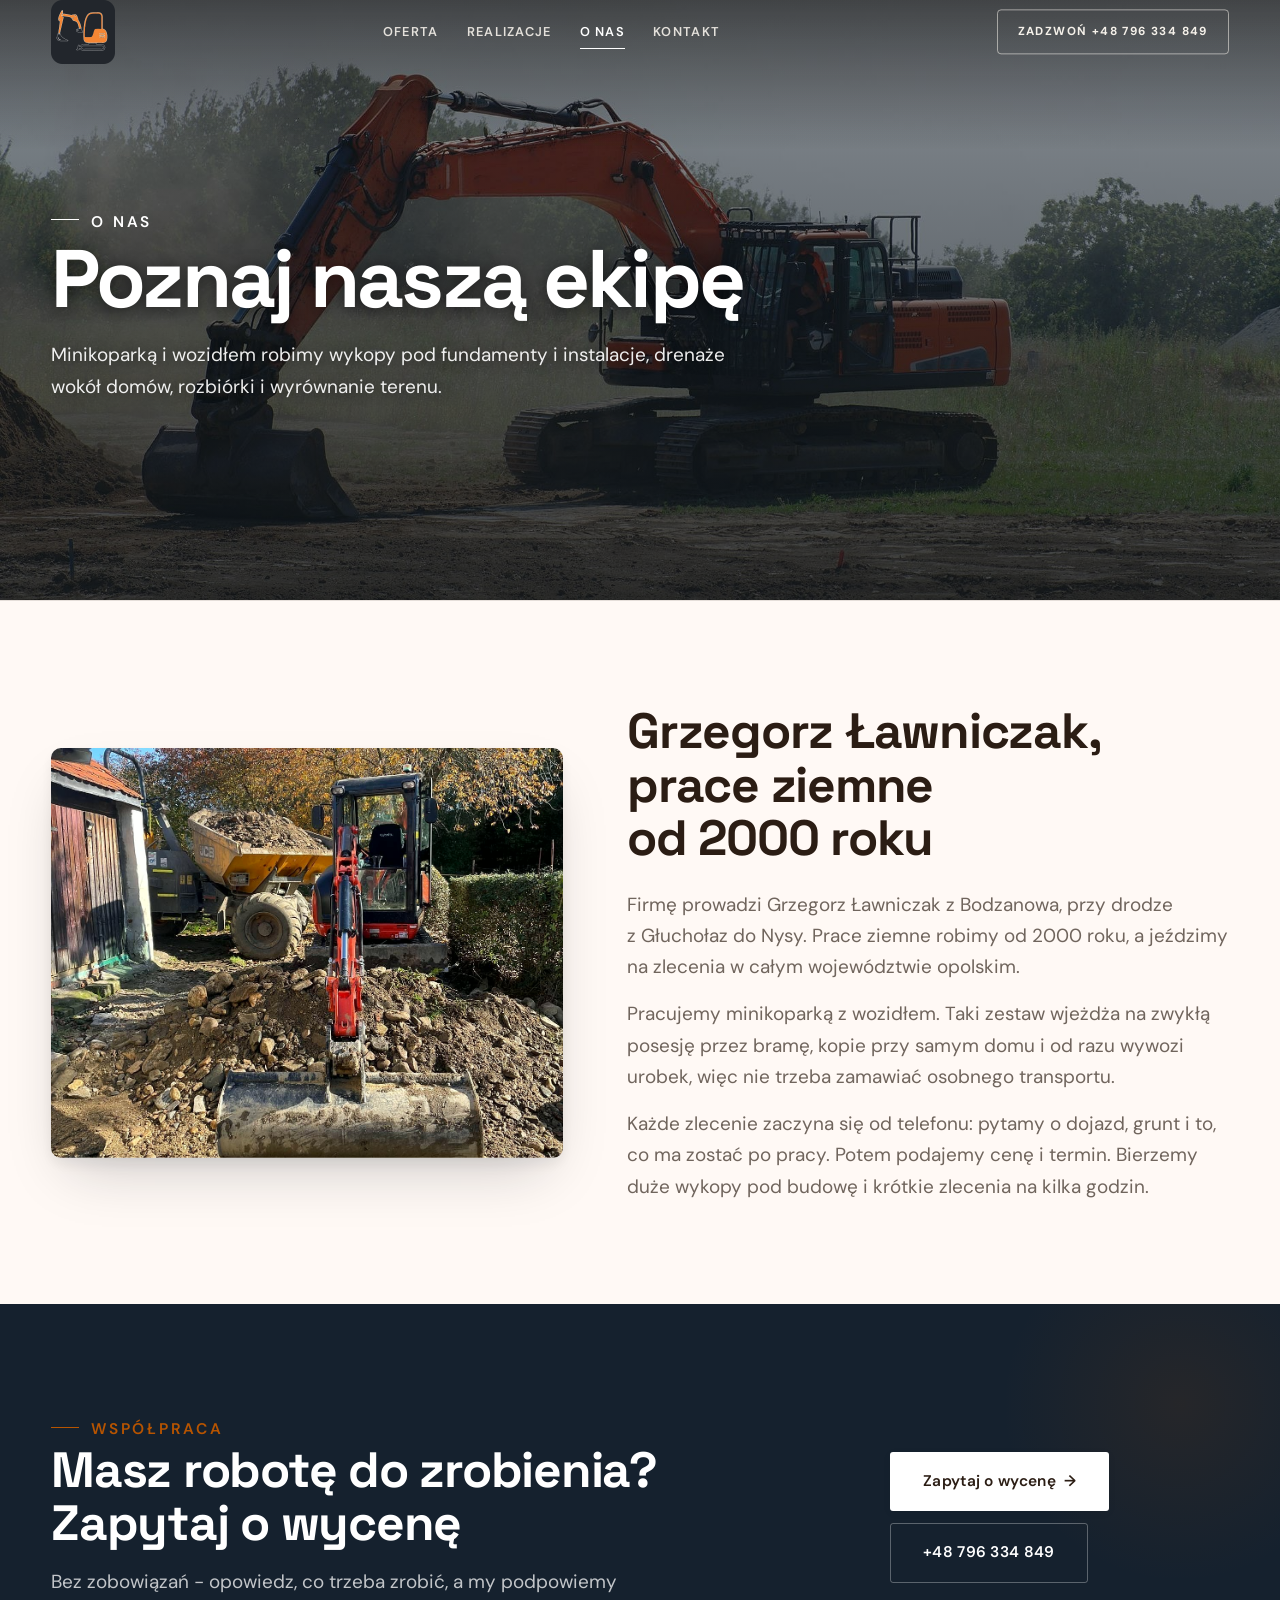
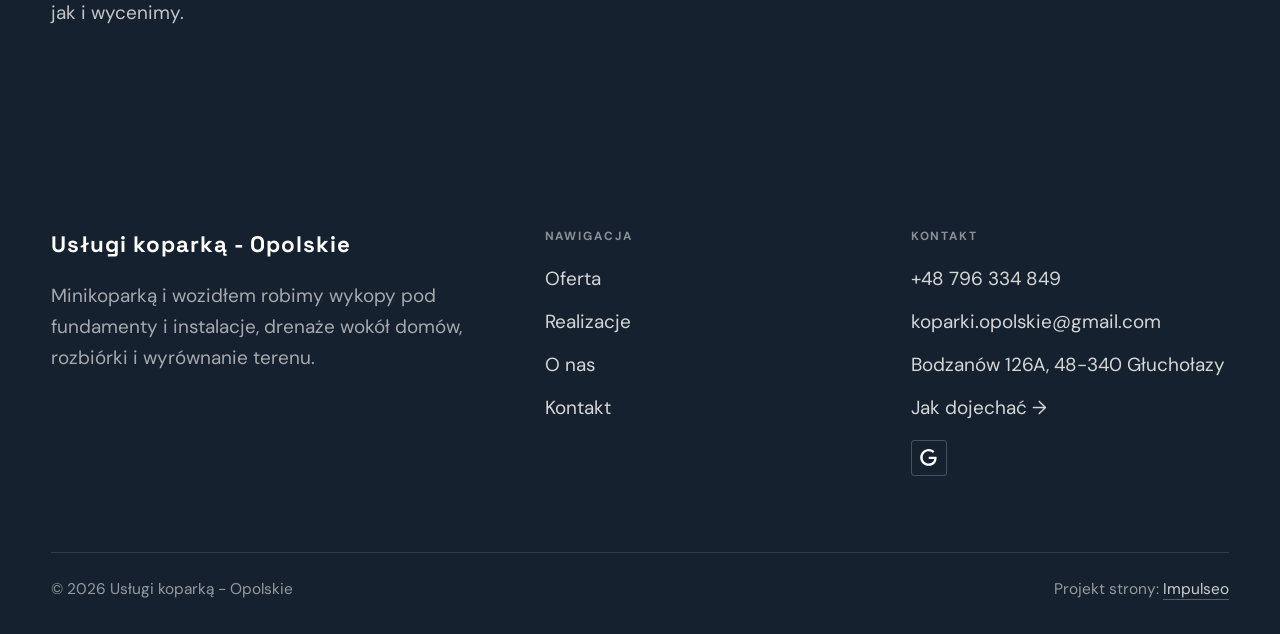
<file: o-nas.html>
<!DOCTYPE html>
<html lang="pl">
<head>
<meta charset="UTF-8">
<meta name="viewport" content="width=device-width, initial-scale=1.0">
<title>O nas - Usługi koparką - Opolskie</title>
<meta name="description" content="Usługi koparką Grzegorz Ławniczak, Bodzanów koło Głuchołaz. Od 2000 roku: wykopy pod fundamenty i instalacje, drenaże, szamba, rozbiórki, wyrównanie i utwardzenie terenu w województwie opolskim. Tel. 796 334 849.">
<link rel="canonical" href="https://kris20032.github.io/uslugi-koparka-opolskie/o-nas.html">
<meta name="robots" content="noindex, nofollow">
<meta property="og:type" content="website">
<meta property="og:locale" content="pl_PL">
<meta property="og:site_name" content="Usługi koparką - Opolskie">
<meta property="og:title" content="O nas - Usługi koparką - Opolskie">
<meta property="og:description" content="Usługi koparką Grzegorz Ławniczak, Bodzanów koło Głuchołaz. Od 2000 roku: wykopy pod fundamenty i instalacje, drenaże, szamba, rozbiórki, wyrównanie i utwardzenie terenu w województwie opolskim. Tel. 796 334 849.">
<meta property="og:url" content="https://kris20032.github.io/uslugi-koparka-opolskie/o-nas.html">
<meta property="og:image" content="https://kris20032.github.io/uslugi-koparka-opolskie/img/og.jpg">
<meta property="og:image:width" content="1200">
<meta property="og:image:height" content="630">
<meta name="twitter:card" content="summary_large_image">
<link rel="preconnect" href="https://fonts.googleapis.com">
<link rel="preconnect" href="https://fonts.gstatic.com" crossorigin>
<link href="https://fonts.googleapis.com/css2?family=Space+Grotesk:wght@500;600;700&family=DM+Sans:opsz,wght@9..40,400;9..40,500;9..40,600&display=swap" rel="stylesheet">
<link rel="stylesheet" href="assets/styles.css?v=c85fdb18">
</head>
<body>

<header class="nav">
  <div class="wrap nav-inner">
    <a class="brand brand-has-logo" href="index.html"><img class="brand-logo" src="img/logo.png" alt="Usługi koparką - Opolskie" width="512" height="512" decoding="async"></a>
    <nav class="nav-links">
      <a href="oferta.html">Oferta</a>
      <a href="realizacje.html">Realizacje</a>
      <a href="o-nas.html" class="active" aria-current="page">O nas</a>
      <a href="kontakt.html">Kontakt</a>
      <a href="tel:+48796334849" class="btn btn-accent">Zadzwoń +48 796 334 849</a>
    </nav>
    <button class="nav-toggle" aria-label="Menu"><span></span><span></span><span></span></button>
  </div>
</header>

<main>
<section class="pagehead">
  <img src="img/g12.jpg" alt="Usługi koparką - Opolskie - Poznaj naszą ekipę" width="1880" height="1254" decoding="async">
  <div class="wrap">
    <span class="eyebrow">O nas</span>
    <h1>Poznaj naszą ekipę</h1>
    <p>Minikoparką i wozidłem robimy wykopy pod fundamenty i instalacje, drenaże wokół domów, rozbiórki i wyrównanie terenu.</p>
  </div>
</section>
<section>
  <div class="wrap split">
    <div class="split-art reveal"><img src="img/g1.jpg" alt="Usługi koparką - Opolskie" loading="lazy" width="1196" height="1597" decoding="async"></div>
    <div class="split-copy reveal">
      <h2>Grzegorz Ławniczak, prace ziemne od 2000 roku</h2>
      <p class="muted">Firmę prowadzi Grzegorz Ławniczak z Bodzanowa, przy drodze z Głuchołaz do Nysy. Prace ziemne robimy od 2000 roku, a jeździmy na zlecenia w całym województwie opolskim.</p>
      <p class="muted">Pracujemy minikoparką z wozidłem. Taki zestaw wjeżdża na zwykłą posesję przez bramę, kopie przy samym domu i od razu wywozi urobek, więc nie trzeba zamawiać osobnego transportu.</p>
      <p class="muted">Każde zlecenie zaczyna się od telefonu: pytamy o dojazd, grunt i to, co ma zostać po pracy. Potem podajemy cenę i termin. Bierzemy duże wykopy pod budowę i krótkie zlecenia na kilka godzin.</p>
    </div>
  </div>
</section>


<section class="cta">
  <div class="wrap">
    <div class="reveal">
      <span class="eyebrow">Współpraca</span>
      <h2>Masz robotę do zrobienia? Zapytaj o wycenę</h2>
      <p>Bez zobowiązań - opowiedz, co trzeba zrobić, a my podpowiemy jak i wycenimy.</p>
    </div>
    <div class="cta-actions reveal">
      <a href="kontakt.html" class="btn btn-light">Zapytaj o wycenę <span class="arr">→</span></a>
      <a href="tel:+48796334849" class="btn btn-ghost btn-ghost-cta">+48 796 334 849</a>
    </div>
  </div>
</section>
</main>

<footer>
  <div class="wrap">
    <div class="foot-grid">
      <div class="foot-brand">
        <div class="name">Usługi koparką - Opolskie</div>
        <p>Minikoparką i wozidłem robimy wykopy pod fundamenty i instalacje, drenaże wokół domów, rozbiórki i wyrównanie terenu.</p>
      </div>
      <div class="foot-col">
        <h4>Nawigacja</h4>
        <a href="oferta.html">Oferta</a>
        <a href="realizacje.html">Realizacje</a>
        <a href="o-nas.html">O nas</a>
        <a href="kontakt.html">Kontakt</a>
      </div>
      <div class="foot-col">
        <h4>Kontakt</h4>
        <a href="tel:+48796334849">+48 796 334 849</a>
        <a href="mailto:koparki.opolskie@gmail.com">koparki.opolskie@gmail.com</a>
        <p>Bodzanów 126A, 48-340 Głuchołazy</p>
        <a href="https://www.google.com/maps/place/Us%C5%82ugi+kopark%C4%85+-+Opolskie/@50.3414947,17.3827677,720m/data=!3m2!1e3!4b1!4m6!3m5!1s0x4711ebef3526c225:0xda1e827393328bdb!8m2!3d50.3414947!4d17.3827677!16s%2Fg%2F11x200f53j" target="_blank" rel="noopener">Jak dojechać →</a>
      <div class="foot-soc">
        <a class="soc" href="https://www.google.com/maps/place/Us%C5%82ugi+kopark%C4%85+-+Opolskie/@50.3414947,17.3827677,720m/data=!3m2!1e3!4b1!4m6!3m5!1s0x4711ebef3526c225:0xda1e827393328bdb!8m2!3d50.3414947!4d17.3827677!16s%2Fg%2F11x200f53j" target="_blank" rel="noopener" aria-label="Google - Usługi koparką - Opolskie"><svg viewBox="0 0 24 24" aria-hidden="true" focusable="false"><path d="M12.48 10.92v3.28h7.84c-.24 1.84-.853 3.187-1.787 4.133-1.147 1.147-2.933 2.4-6.053 2.4-4.827 0-8.6-3.893-8.6-8.72s3.773-8.72 8.6-8.72c2.6 0 4.507 1.027 5.907 2.347l2.307-2.307C18.747 1.44 16.133 0 12.48 0 5.867 0 .307 5.387.307 12s5.56 12 12.173 12c3.573 0 6.267-1.173 8.373-3.36 2.16-2.16 2.84-5.213 2.84-7.667 0-.76-.053-1.467-.173-2.053H12.48z" fill="currentColor"/></svg></a>
      </div>
      </div>
    </div>
    <div class="foot-bot">
      <span>© 2026 Usługi koparką - Opolskie</span>
      <span>Projekt strony: <a class="foot-credit" href="https://impulseo.pl" target="_blank" rel="noopener">Impulseo</a></span>
    </div>
  </div>
</footer>
<div class="sticky-call"><a class="sc-call" href="tel:+48796334849"><svg class="ico-tel" width="16" height="16" viewBox="0 0 24 24" fill="none" aria-hidden="true"><path d="M6.6 10.8a15.5 15.5 0 0 0 6.6 6.6l2.2-2.2a1 1 0 0 1 1-.24 11.4 11.4 0 0 0 3.6.58 1 1 0 0 1 1 1V20a1 1 0 0 1-1 1A17 17 0 0 1 3 4a1 1 0 0 1 1-1h3.5a1 1 0 0 1 1 1c0 1.25.2 2.46.58 3.6a1 1 0 0 1-.25 1l-2.23 2.2Z" fill="currentColor"/></svg> Zadzwoń</a><a class="sc-quote" href="kontakt.html">Zapytaj o wycenę</a></div>
<div class="demo-wazne" data-do="2026-10-20" data-cykl="3" hidden><svg class="dw-ico" width="13" height="13" viewBox="0 0 24 24" fill="none" aria-hidden="true"><circle cx="12" cy="12" r="8.6" stroke="currentColor" stroke-width="1.8"/><path d="M12 7.2V12l3.3 2" stroke="currentColor" stroke-width="1.8" stroke-linecap="round"/></svg><span class="dw-txt"></span></div>

<script src="assets/main.js"></script>
</body>
</html>
</file>
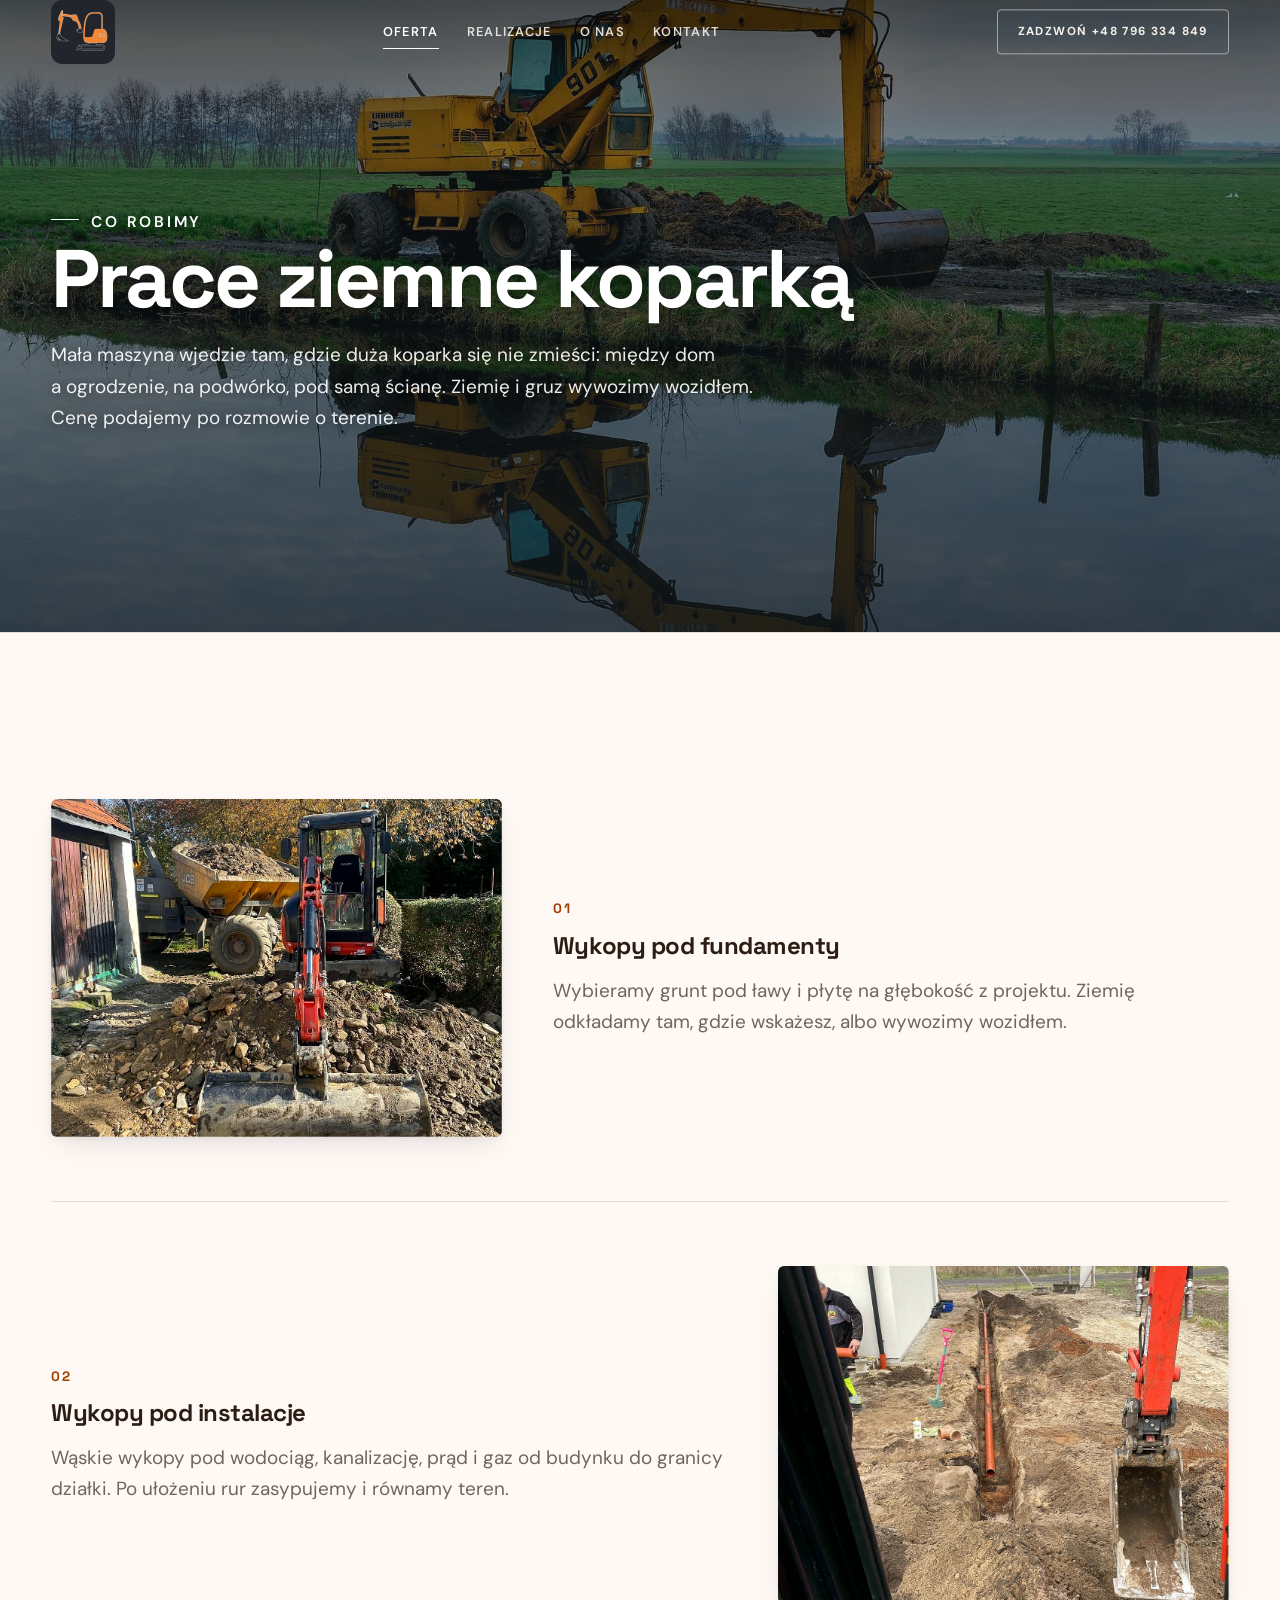
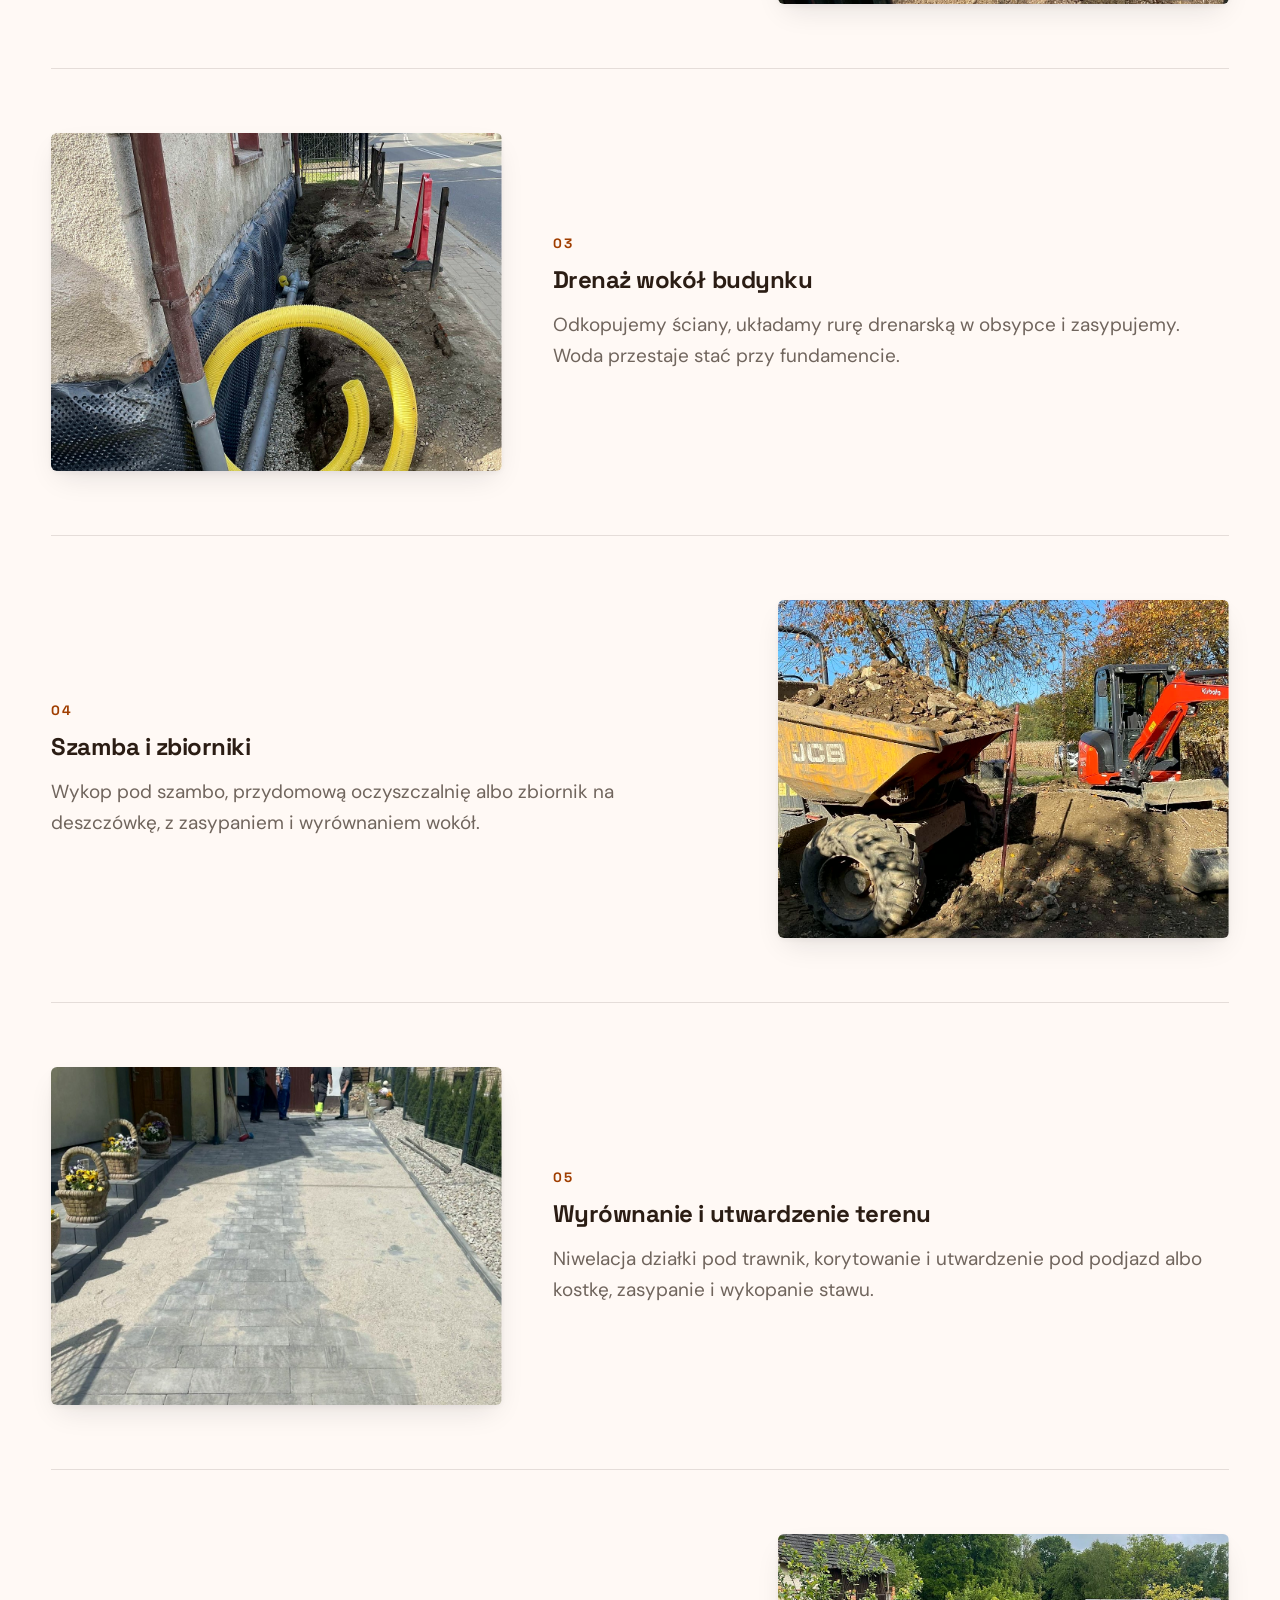
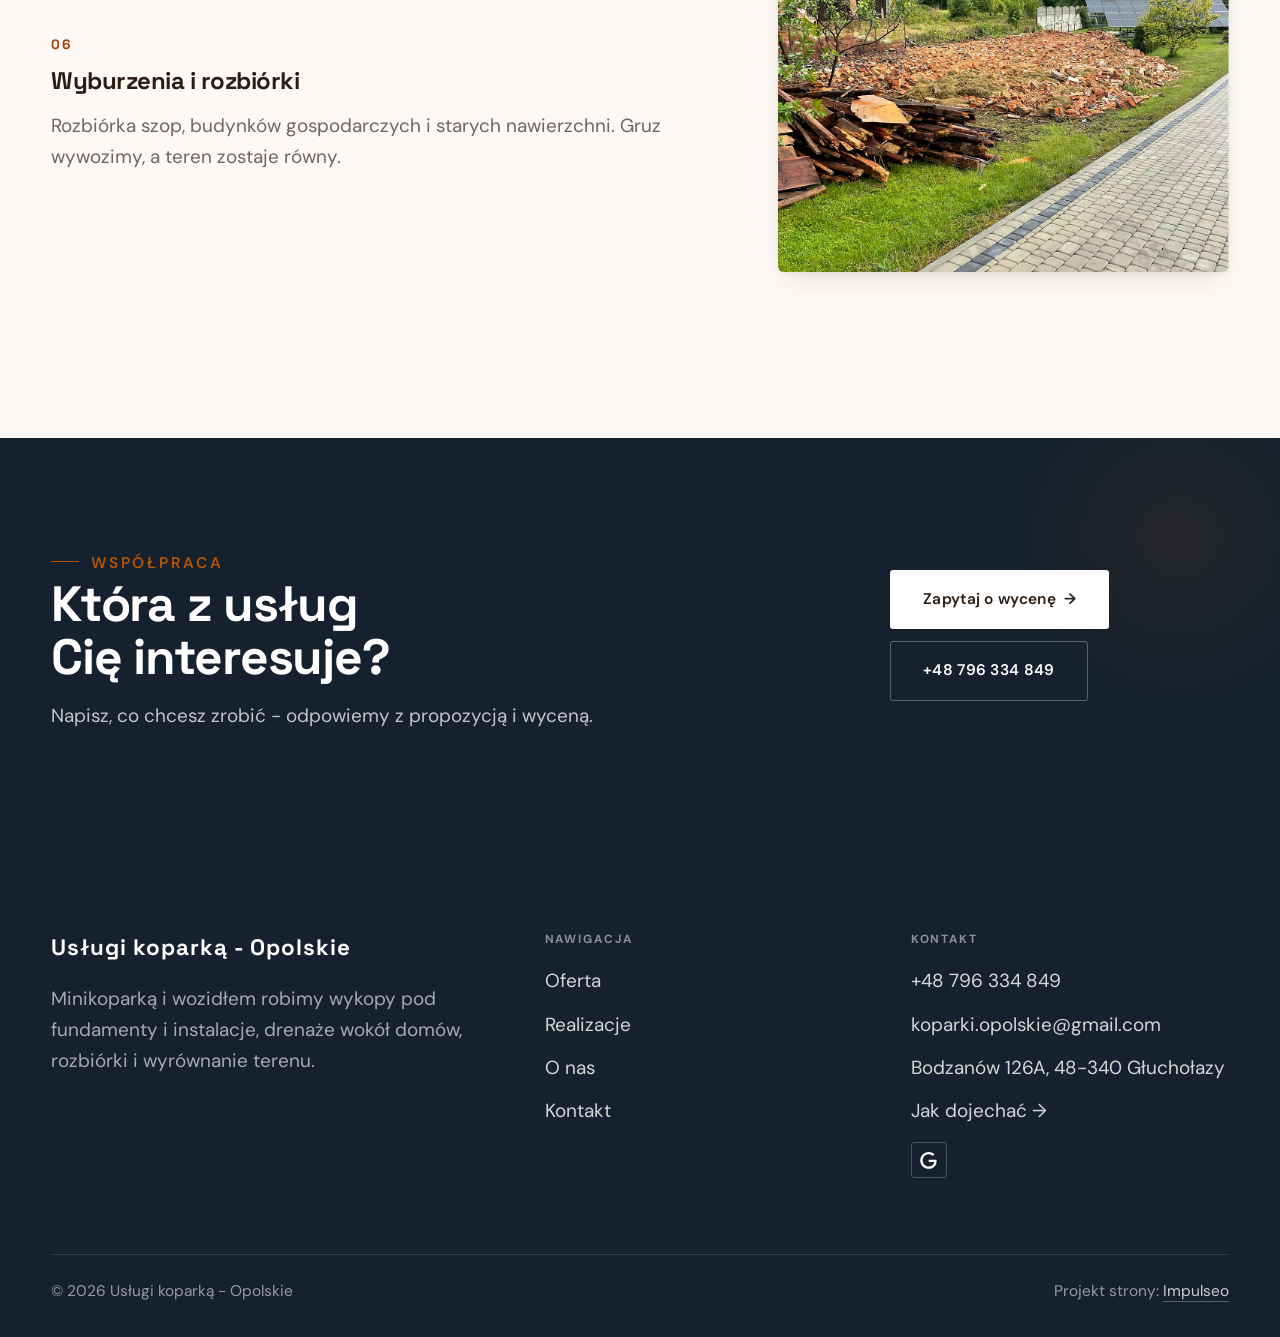
<file: oferta.html>
<!DOCTYPE html>
<html lang="pl">
<head>
<meta charset="UTF-8">
<meta name="viewport" content="width=device-width, initial-scale=1.0">
<title>Oferta - Usługi koparką - Opolskie</title>
<meta name="description" content="Usługi koparką Grzegorz Ławniczak, Bodzanów koło Głuchołaz. Od 2000 roku: wykopy pod fundamenty i instalacje, drenaże, szamba, rozbiórki, wyrównanie i utwardzenie terenu w województwie opolskim. Tel. 796 334 849.">
<link rel="canonical" href="https://kris20032.github.io/uslugi-koparka-opolskie/oferta.html">
<meta name="robots" content="noindex, nofollow">
<meta property="og:type" content="website">
<meta property="og:locale" content="pl_PL">
<meta property="og:site_name" content="Usługi koparką - Opolskie">
<meta property="og:title" content="Oferta - Usługi koparką - Opolskie">
<meta property="og:description" content="Usługi koparką Grzegorz Ławniczak, Bodzanów koło Głuchołaz. Od 2000 roku: wykopy pod fundamenty i instalacje, drenaże, szamba, rozbiórki, wyrównanie i utwardzenie terenu w województwie opolskim. Tel. 796 334 849.">
<meta property="og:url" content="https://kris20032.github.io/uslugi-koparka-opolskie/oferta.html">
<meta property="og:image" content="https://kris20032.github.io/uslugi-koparka-opolskie/img/og.jpg">
<meta property="og:image:width" content="1200">
<meta property="og:image:height" content="630">
<meta name="twitter:card" content="summary_large_image">
<link rel="preconnect" href="https://fonts.googleapis.com">
<link rel="preconnect" href="https://fonts.gstatic.com" crossorigin>
<link href="https://fonts.googleapis.com/css2?family=Space+Grotesk:wght@500;600;700&family=DM+Sans:opsz,wght@9..40,400;9..40,500;9..40,600&display=swap" rel="stylesheet">
<link rel="stylesheet" href="assets/styles.css?v=c85fdb18">
</head>
<body>

<header class="nav">
  <div class="wrap nav-inner">
    <a class="brand brand-has-logo" href="index.html"><img class="brand-logo" src="img/logo.png" alt="Usługi koparką - Opolskie" width="512" height="512" decoding="async"></a>
    <nav class="nav-links">
      <a href="oferta.html" class="active" aria-current="page">Oferta</a>
      <a href="realizacje.html">Realizacje</a>
      <a href="o-nas.html">O nas</a>
      <a href="kontakt.html">Kontakt</a>
      <a href="tel:+48796334849" class="btn btn-accent">Zadzwoń +48 796 334 849</a>
    </nav>
    <button class="nav-toggle" aria-label="Menu"><span></span><span></span><span></span></button>
  </div>
</header>

<main>
<section class="pagehead">
  <img src="img/g10.jpg" alt="Usługi koparką - Opolskie - Prace ziemne koparką" width="1880" height="1253" decoding="async">
  <div class="wrap">
    <span class="eyebrow">Co robimy</span>
    <h1>Prace ziemne koparką</h1>
    <p>Mała maszyna wjedzie tam, gdzie duża koparka się nie zmieści: między dom a ogrodzenie, na podwórko, pod samą ścianę. Ziemię i gruz wywozimy wozidłem. Cenę podajemy po rozmowie o terenie.</p>
  </div>
</section>
<section>
  <div class="wrap">
    <div class="svc-row reveal">
      <div class="svc-row-art"><img src="img/g1.jpg" alt="Wykopy pod fundamenty" loading="lazy" width="1196" height="1597" decoding="async"></div>
      <div>
        <span class="num">01</span>
        <h3>Wykopy pod fundamenty</h3>
        <p class="muted">Wybieramy grunt pod ławy i płytę na głębokość z projektu. Ziemię odkładamy tam, gdzie wskażesz, albo wywozimy wozidłem.</p>
      </div>
    </div>
    <div class="svc-row rev reveal">
      <div class="svc-row-art"><img src="img/g4.jpg" alt="Wykopy pod instalacje" loading="lazy" width="1198" height="1600" decoding="async"></div>
      <div>
        <span class="num">02</span>
        <h3>Wykopy pod instalacje</h3>
        <p class="muted">Wąskie wykopy pod wodociąg, kanalizację, prąd i gaz od budynku do granicy działki. Po ułożeniu rur zasypujemy i równamy teren.</p>
      </div>
    </div>
    <div class="svc-row reveal">
      <div class="svc-row-art"><img src="img/g5.jpg" alt="Drenaż wokół budynku" loading="lazy" width="1198" height="1600" decoding="async"></div>
      <div>
        <span class="num">03</span>
        <h3>Drenaż wokół budynku</h3>
        <p class="muted">Odkopujemy ściany, układamy rurę drenarską w obsypce i zasypujemy. Woda przestaje stać przy fundamencie.</p>
      </div>
    </div>
    <div class="svc-row rev reveal">
      <div class="svc-row-art"><img src="img/g3.jpg" alt="Szamba i zbiorniki" loading="lazy" width="1196" height="1597" decoding="async"></div>
      <div>
        <span class="num">04</span>
        <h3>Szamba i zbiorniki</h3>
        <p class="muted">Wykop pod szambo, przydomową oczyszczalnię albo zbiornik na deszczówkę, z zasypaniem i wyrównaniem wokół.</p>
      </div>
    </div>
    <div class="svc-row reveal">
      <div class="svc-row-art"><img src="img/g7.jpg" alt="Wyrównanie i utwardzenie terenu" loading="lazy" width="1152" height="1554" decoding="async"></div>
      <div>
        <span class="num">05</span>
        <h3>Wyrównanie i utwardzenie terenu</h3>
        <p class="muted">Niwelacja działki pod trawnik, korytowanie i utwardzenie pod podjazd albo kostkę, zasypanie i wykopanie stawu.</p>
      </div>
    </div>
    <div class="svc-row rev reveal">
      <div class="svc-row-art"><img src="img/g8.jpg" alt="Wyburzenia i rozbiórki" loading="lazy" width="1200" height="1600" decoding="async"></div>
      <div>
        <span class="num">06</span>
        <h3>Wyburzenia i rozbiórki</h3>
        <p class="muted">Rozbiórka szop, budynków gospodarczych i starych nawierzchni. Gruz wywozimy, a teren zostaje równy.</p>
      </div>
    </div>
  </div>
</section>

<section class="cta">
  <div class="wrap">
    <div class="reveal">
      <span class="eyebrow">Współpraca</span>
      <h2>Która z usług Cię interesuje?</h2>
      <p>Napisz, co chcesz zrobić - odpowiemy z propozycją i wyceną.</p>
    </div>
    <div class="cta-actions reveal">
      <a href="kontakt.html" class="btn btn-light">Zapytaj o wycenę <span class="arr">→</span></a>
      <a href="tel:+48796334849" class="btn btn-ghost btn-ghost-cta">+48 796 334 849</a>
    </div>
  </div>
</section>
</main>

<footer>
  <div class="wrap">
    <div class="foot-grid">
      <div class="foot-brand">
        <div class="name">Usługi koparką - Opolskie</div>
        <p>Minikoparką i wozidłem robimy wykopy pod fundamenty i instalacje, drenaże wokół domów, rozbiórki i wyrównanie terenu.</p>
      </div>
      <div class="foot-col">
        <h4>Nawigacja</h4>
        <a href="oferta.html">Oferta</a>
        <a href="realizacje.html">Realizacje</a>
        <a href="o-nas.html">O nas</a>
        <a href="kontakt.html">Kontakt</a>
      </div>
      <div class="foot-col">
        <h4>Kontakt</h4>
        <a href="tel:+48796334849">+48 796 334 849</a>
        <a href="mailto:koparki.opolskie@gmail.com">koparki.opolskie@gmail.com</a>
        <p>Bodzanów 126A, 48-340 Głuchołazy</p>
        <a href="https://www.google.com/maps/place/Us%C5%82ugi+kopark%C4%85+-+Opolskie/@50.3414947,17.3827677,720m/data=!3m2!1e3!4b1!4m6!3m5!1s0x4711ebef3526c225:0xda1e827393328bdb!8m2!3d50.3414947!4d17.3827677!16s%2Fg%2F11x200f53j" target="_blank" rel="noopener">Jak dojechać →</a>
      <div class="foot-soc">
        <a class="soc" href="https://www.google.com/maps/place/Us%C5%82ugi+kopark%C4%85+-+Opolskie/@50.3414947,17.3827677,720m/data=!3m2!1e3!4b1!4m6!3m5!1s0x4711ebef3526c225:0xda1e827393328bdb!8m2!3d50.3414947!4d17.3827677!16s%2Fg%2F11x200f53j" target="_blank" rel="noopener" aria-label="Google - Usługi koparką - Opolskie"><svg viewBox="0 0 24 24" aria-hidden="true" focusable="false"><path d="M12.48 10.92v3.28h7.84c-.24 1.84-.853 3.187-1.787 4.133-1.147 1.147-2.933 2.4-6.053 2.4-4.827 0-8.6-3.893-8.6-8.72s3.773-8.72 8.6-8.72c2.6 0 4.507 1.027 5.907 2.347l2.307-2.307C18.747 1.44 16.133 0 12.48 0 5.867 0 .307 5.387.307 12s5.56 12 12.173 12c3.573 0 6.267-1.173 8.373-3.36 2.16-2.16 2.84-5.213 2.84-7.667 0-.76-.053-1.467-.173-2.053H12.48z" fill="currentColor"/></svg></a>
      </div>
      </div>
    </div>
    <div class="foot-bot">
      <span>© 2026 Usługi koparką - Opolskie</span>
      <span>Projekt strony: <a class="foot-credit" href="https://impulseo.pl" target="_blank" rel="noopener">Impulseo</a></span>
    </div>
  </div>
</footer>
<div class="sticky-call"><a class="sc-call" href="tel:+48796334849"><svg class="ico-tel" width="16" height="16" viewBox="0 0 24 24" fill="none" aria-hidden="true"><path d="M6.6 10.8a15.5 15.5 0 0 0 6.6 6.6l2.2-2.2a1 1 0 0 1 1-.24 11.4 11.4 0 0 0 3.6.58 1 1 0 0 1 1 1V20a1 1 0 0 1-1 1A17 17 0 0 1 3 4a1 1 0 0 1 1-1h3.5a1 1 0 0 1 1 1c0 1.25.2 2.46.58 3.6a1 1 0 0 1-.25 1l-2.23 2.2Z" fill="currentColor"/></svg> Zadzwoń</a><a class="sc-quote" href="kontakt.html">Zapytaj o wycenę</a></div>
<div class="demo-wazne" data-do="2026-10-20" data-cykl="3" hidden><svg class="dw-ico" width="13" height="13" viewBox="0 0 24 24" fill="none" aria-hidden="true"><circle cx="12" cy="12" r="8.6" stroke="currentColor" stroke-width="1.8"/><path d="M12 7.2V12l3.3 2" stroke="currentColor" stroke-width="1.8" stroke-linecap="round"/></svg><span class="dw-txt"></span></div>

<script src="assets/main.js"></script>
</body>
</html>
</file>
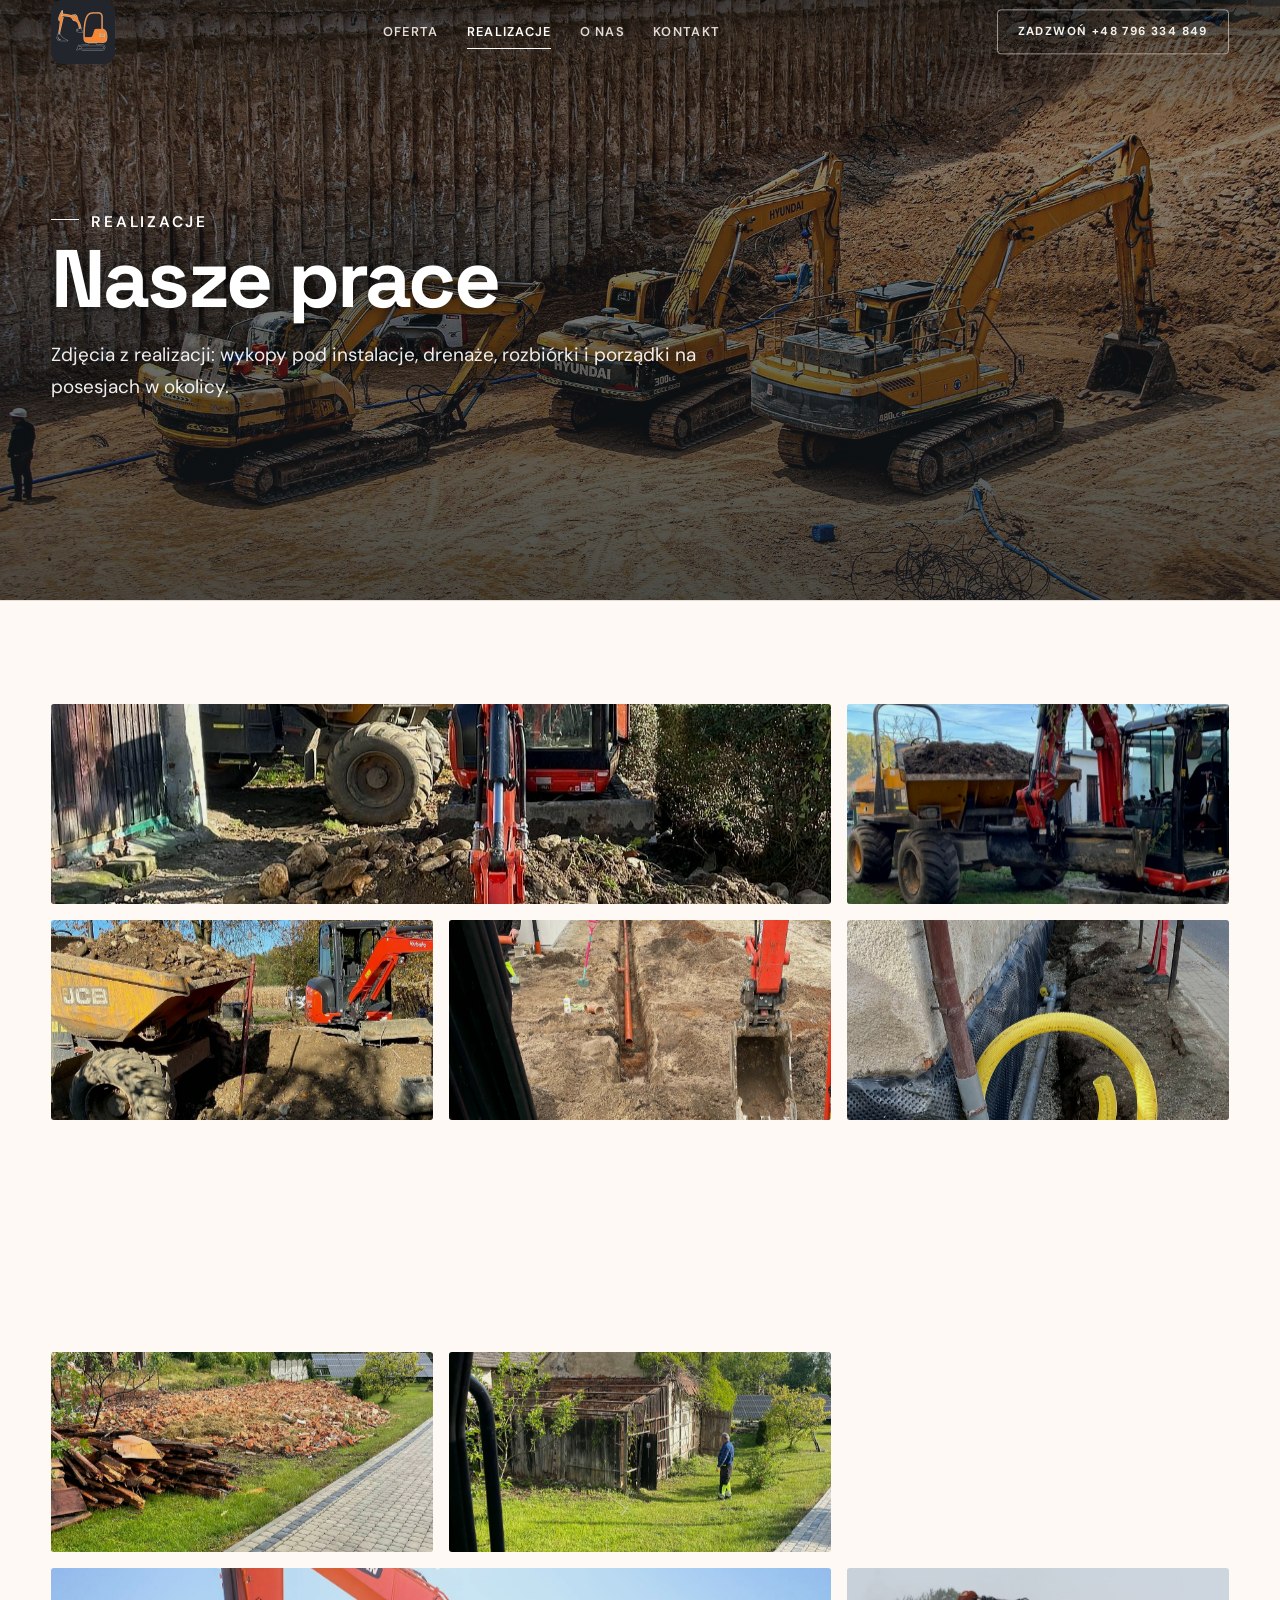
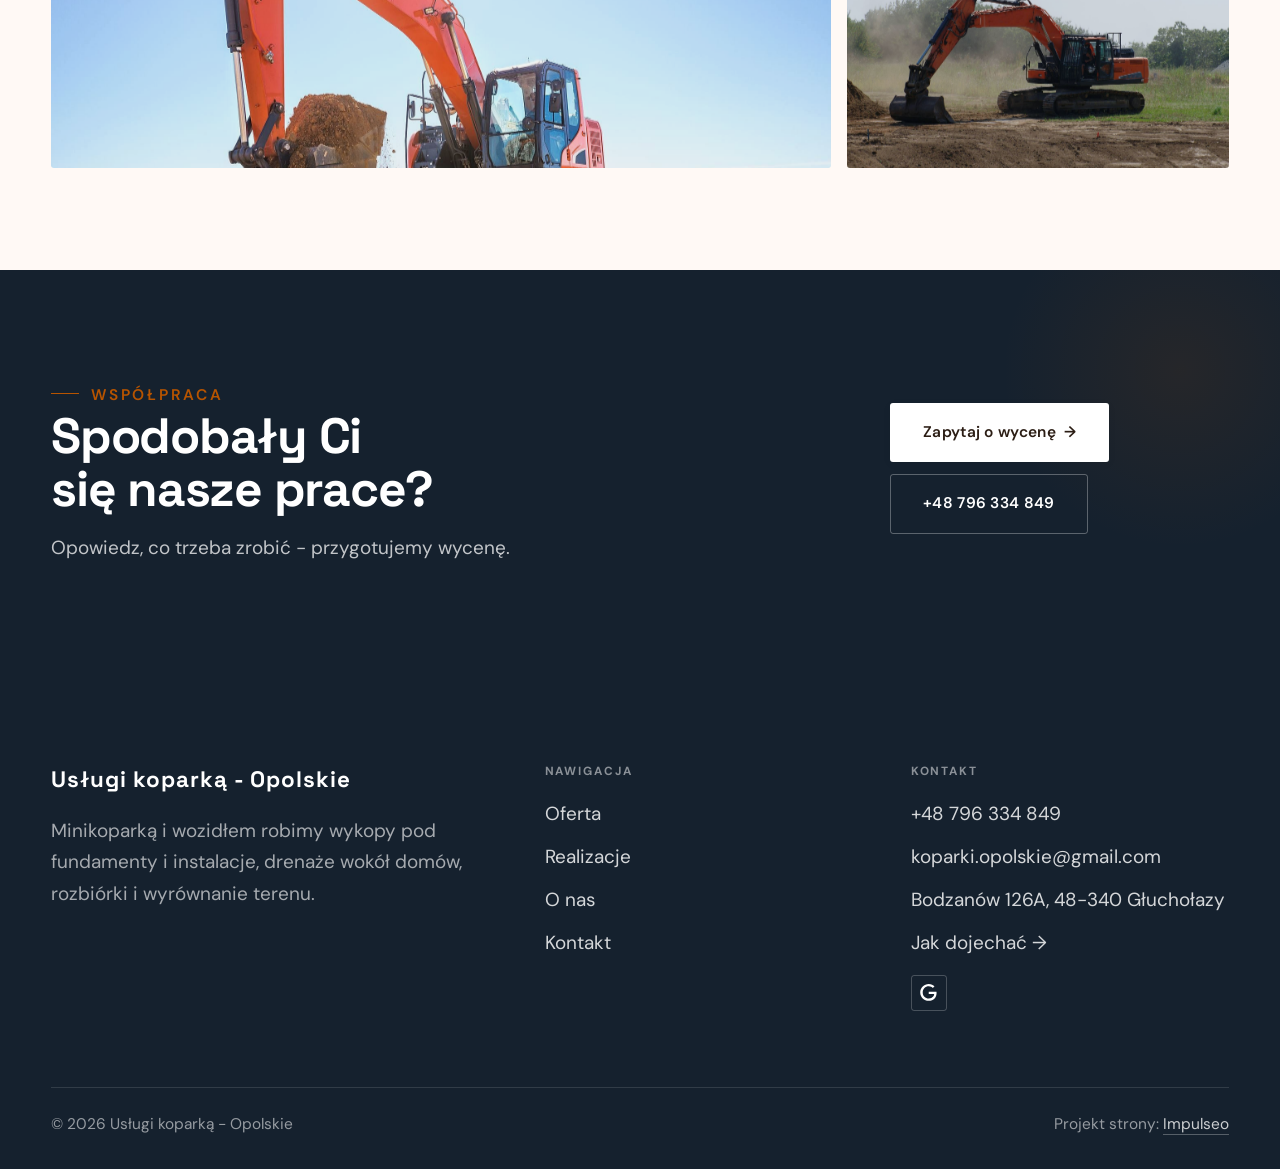
<file: realizacje.html>
<!DOCTYPE html>
<html lang="pl">
<head>
<meta charset="UTF-8">
<meta name="viewport" content="width=device-width, initial-scale=1.0">
<title>Realizacje - Usługi koparką - Opolskie</title>
<meta name="description" content="Realizacje Usługi koparką - Opolskie: Minikoparka i wozidło przy wykopie, Załadunek ziemi na wozidło, Wywóz ziemi z posesji, Wykop pod instalację, widok z kabiny, Drenaż wzdłuż ściany budynku">
<link rel="canonical" href="https://kris20032.github.io/uslugi-koparka-opolskie/realizacje.html">
<meta name="robots" content="noindex, nofollow">
<meta property="og:type" content="website">
<meta property="og:locale" content="pl_PL">
<meta property="og:site_name" content="Usługi koparką - Opolskie">
<meta property="og:title" content="Realizacje - Usługi koparką - Opolskie">
<meta property="og:description" content="Realizacje Usługi koparką - Opolskie: Minikoparka i wozidło przy wykopie, Załadunek ziemi na wozidło, Wywóz ziemi z posesji, Wykop pod instalację, widok z kabiny, Drenaż wzdłuż ściany budynku">
<meta property="og:url" content="https://kris20032.github.io/uslugi-koparka-opolskie/realizacje.html">
<meta property="og:image" content="https://kris20032.github.io/uslugi-koparka-opolskie/img/og.jpg">
<meta property="og:image:width" content="1200">
<meta property="og:image:height" content="630">
<meta name="twitter:card" content="summary_large_image">
<link rel="preconnect" href="https://fonts.googleapis.com">
<link rel="preconnect" href="https://fonts.gstatic.com" crossorigin>
<link href="https://fonts.googleapis.com/css2?family=Space+Grotesk:wght@500;600;700&family=DM+Sans:opsz,wght@9..40,400;9..40,500;9..40,600&display=swap" rel="stylesheet">
<link rel="stylesheet" href="assets/styles.css?v=c85fdb18">
</head>
<body>

<header class="nav">
  <div class="wrap nav-inner">
    <a class="brand brand-has-logo" href="index.html"><img class="brand-logo" src="img/logo.png" alt="Usługi koparką - Opolskie" width="512" height="512" decoding="async"></a>
    <nav class="nav-links">
      <a href="oferta.html">Oferta</a>
      <a href="realizacje.html" class="active" aria-current="page">Realizacje</a>
      <a href="o-nas.html">O nas</a>
      <a href="kontakt.html">Kontakt</a>
      <a href="tel:+48796334849" class="btn btn-accent">Zadzwoń +48 796 334 849</a>
    </nav>
    <button class="nav-toggle" aria-label="Menu"><span></span><span></span><span></span></button>
  </div>
</header>

<main>
<section class="pagehead">
  <img src="img/g13.jpg" alt="Usługi koparką - Opolskie - Nasze prace" width="1880" height="1253" decoding="async">
  <div class="wrap">
    <span class="eyebrow">Realizacje</span>
    <h1>Nasze prace</h1>
    <p>Zdjęcia z realizacji: wykopy pod instalacje, drenaże, rozbiórki i porządki na posesjach w okolicy.</p>
  </div>
</section>
<section>
  <div class="wrap">
    <div class="gallery">
      <div class="tile t-two3 reveal"><img src="img/g1.jpg" alt="Usługi koparką - Opolskie" loading="lazy" width="1196" height="1597" decoding="async"></div>
      <div class="tile t-third reveal"><img src="img/g2.jpg" alt="Usługi koparką - Opolskie" loading="lazy" width="1116" height="1526" decoding="async"></div>
      <div class="tile t-third reveal"><img src="img/g3.jpg" alt="Usługi koparką - Opolskie" loading="lazy" width="1196" height="1597" decoding="async"></div>
      <div class="tile t-third reveal"><img src="img/g4.jpg" alt="Usługi koparką - Opolskie" loading="lazy" width="1198" height="1600" decoding="async"></div>
      <div class="tile t-third reveal"><img src="img/g5.jpg" alt="Usługi koparką - Opolskie" loading="lazy" width="1198" height="1600" decoding="async"></div>
      <div class="tile t-third reveal"><img src="img/g6.jpg" alt="Usługi koparką - Opolskie" loading="lazy" width="1198" height="1600" decoding="async"></div>
      <div class="tile t-two3 reveal"><img src="img/g7.jpg" alt="Usługi koparką - Opolskie" loading="lazy" width="1152" height="1554" decoding="async"></div>
      <div class="tile t-third reveal"><img src="img/g8.jpg" alt="Usługi koparką - Opolskie" loading="lazy" width="1200" height="1600" decoding="async"></div>
      <div class="tile t-third reveal"><img src="img/g9.jpg" alt="Usługi koparką - Opolskie" loading="lazy" width="1200" height="1600" decoding="async"></div>
      <div class="tile t-third reveal"><img src="img/g10.jpg" alt="Usługi koparką - Opolskie" loading="lazy" width="1880" height="1253" decoding="async"></div>
      <div class="tile t-two3 reveal"><img src="img/g11.jpg" alt="Usługi koparką - Opolskie" loading="lazy" width="1880" height="1253" decoding="async"></div>
      <div class="tile t-third reveal"><img src="img/g12.jpg" alt="Usługi koparką - Opolskie" loading="lazy" width="1880" height="1254" decoding="async"></div>
    </div>
  </div>
</section>
<section class="cta">
  <div class="wrap">
    <div class="reveal">
      <span class="eyebrow">Współpraca</span>
      <h2>Spodobały Ci się nasze prace?</h2>
      <p>Opowiedz, co trzeba zrobić - przygotujemy wycenę.</p>
    </div>
    <div class="cta-actions reveal">
      <a href="kontakt.html" class="btn btn-light">Zapytaj o wycenę <span class="arr">→</span></a>
      <a href="tel:+48796334849" class="btn btn-ghost btn-ghost-cta">+48 796 334 849</a>
    </div>
  </div>
</section>
</main>

<footer>
  <div class="wrap">
    <div class="foot-grid">
      <div class="foot-brand">
        <div class="name">Usługi koparką - Opolskie</div>
        <p>Minikoparką i wozidłem robimy wykopy pod fundamenty i instalacje, drenaże wokół domów, rozbiórki i wyrównanie terenu.</p>
      </div>
      <div class="foot-col">
        <h4>Nawigacja</h4>
        <a href="oferta.html">Oferta</a>
        <a href="realizacje.html">Realizacje</a>
        <a href="o-nas.html">O nas</a>
        <a href="kontakt.html">Kontakt</a>
      </div>
      <div class="foot-col">
        <h4>Kontakt</h4>
        <a href="tel:+48796334849">+48 796 334 849</a>
        <a href="mailto:koparki.opolskie@gmail.com">koparki.opolskie@gmail.com</a>
        <p>Bodzanów 126A, 48-340 Głuchołazy</p>
        <a href="https://www.google.com/maps/place/Us%C5%82ugi+kopark%C4%85+-+Opolskie/@50.3414947,17.3827677,720m/data=!3m2!1e3!4b1!4m6!3m5!1s0x4711ebef3526c225:0xda1e827393328bdb!8m2!3d50.3414947!4d17.3827677!16s%2Fg%2F11x200f53j" target="_blank" rel="noopener">Jak dojechać →</a>
      <div class="foot-soc">
        <a class="soc" href="https://www.google.com/maps/place/Us%C5%82ugi+kopark%C4%85+-+Opolskie/@50.3414947,17.3827677,720m/data=!3m2!1e3!4b1!4m6!3m5!1s0x4711ebef3526c225:0xda1e827393328bdb!8m2!3d50.3414947!4d17.3827677!16s%2Fg%2F11x200f53j" target="_blank" rel="noopener" aria-label="Google - Usługi koparką - Opolskie"><svg viewBox="0 0 24 24" aria-hidden="true" focusable="false"><path d="M12.48 10.92v3.28h7.84c-.24 1.84-.853 3.187-1.787 4.133-1.147 1.147-2.933 2.4-6.053 2.4-4.827 0-8.6-3.893-8.6-8.72s3.773-8.72 8.6-8.72c2.6 0 4.507 1.027 5.907 2.347l2.307-2.307C18.747 1.44 16.133 0 12.48 0 5.867 0 .307 5.387.307 12s5.56 12 12.173 12c3.573 0 6.267-1.173 8.373-3.36 2.16-2.16 2.84-5.213 2.84-7.667 0-.76-.053-1.467-.173-2.053H12.48z" fill="currentColor"/></svg></a>
      </div>
      </div>
    </div>
    <div class="foot-bot">
      <span>© 2026 Usługi koparką - Opolskie</span>
      <span>Projekt strony: <a class="foot-credit" href="https://impulseo.pl" target="_blank" rel="noopener">Impulseo</a></span>
    </div>
  </div>
</footer>
<div class="sticky-call"><a class="sc-call" href="tel:+48796334849"><svg class="ico-tel" width="16" height="16" viewBox="0 0 24 24" fill="none" aria-hidden="true"><path d="M6.6 10.8a15.5 15.5 0 0 0 6.6 6.6l2.2-2.2a1 1 0 0 1 1-.24 11.4 11.4 0 0 0 3.6.58 1 1 0 0 1 1 1V20a1 1 0 0 1-1 1A17 17 0 0 1 3 4a1 1 0 0 1 1-1h3.5a1 1 0 0 1 1 1c0 1.25.2 2.46.58 3.6a1 1 0 0 1-.25 1l-2.23 2.2Z" fill="currentColor"/></svg> Zadzwoń</a><a class="sc-quote" href="kontakt.html">Zapytaj o wycenę</a></div>
<div class="demo-wazne" data-do="2026-10-20" data-cykl="3" hidden><svg class="dw-ico" width="13" height="13" viewBox="0 0 24 24" fill="none" aria-hidden="true"><circle cx="12" cy="12" r="8.6" stroke="currentColor" stroke-width="1.8"/><path d="M12 7.2V12l3.3 2" stroke="currentColor" stroke-width="1.8" stroke-linecap="round"/></svg><span class="dw-txt"></span></div>

<script src="assets/main.js"></script>
</body>
</html>
</file>
<file: assets/styles.css>
/* ============================================================
   STOLBASZ — premium, architektoniczny B2B fit-out
   Jasna paleta, zero brązu. System wg premium-web-craft.
   Projekt strony: Impulseo (impulseo.pl)
   ============================================================ */

:root{
  /* PALETA — jasna, architektoniczna, chłodna */
  --paper:#F4F6F8;          /* główne tło */
  --paper-2:#E7EBEF;        /* sekcje alternatywne (chłodny jasny szary) */
  --paper-3:#E7EBEF;        /* delikatne wypełnienia */
  --ink:#15212E;            /* tekst główny — chłodny grafit */
  --ink-soft:#243443;       /* nagłówki drugorzędne */
  --muted:#6B7785;          /* tekst poboczny */
  --line:rgba(21,33,46,.12);/* hairline */
  --accent:#E8A317;         /* stonowany petrol-slate — jedyny akcent */
  --accent-d:#C9870C;
  --accent-soft:rgba(232,163,23,.10);
  --dark:#15212E;           /* sekcje ciemne (stopka/CTA) */

  /* HOVER ZDJĘĆ — JEDEN standard dla całego silnika (decyzja K. 04.08.2026, artefakt z wariantami).
     AKTUALNE (K.+Szymon 09.08.2026, wybór z artefaktu 6 wariantów): zoom 1.05 przy 1.4s -
     przy tak długim czasie mocniejszy kadr NIE skacze, tylko „oddycha". Poprzedni standard
     (1.02 / .55s z 04.08) odbierany jako dynamiczny i szybki.
     Spoczynek lekko przygaszony, ale TYLKO tam, gdzie jest mysz (@media hover:hover) —
     na telefonie zdjęcia zostają w pełnej jasności. */
  --img-zoom:1.05;                   /* K.+Szymon 09.08: wariant F z artefaktu porównawczego */
  --img-rest:brightness(.95) saturate(.99);
  --img-hot:brightness(1.06) saturate(1.05);
  --img-dur:1.4s;                    /* K.+Szymon 09.08 (wariant F): powoli = elegancko */
  --img-ease:cubic-bezier(.16,.84,.44,1);  /* miękki ogon, efekt „oddychania" */

  /* ODSTĘPY — skala 4/8 */
  --space-1:4px; --space-2:8px; --space-3:12px; --space-4:16px; --space-5:24px;
  --space-6:32px; --space-7:48px; --space-8:64px; --space-9:96px; --space-10:128px;

  /* TYPOGRAFIA — fluid clamp() (skala podbita 16.07.2026: większe, czytelniejsze litery — uwaga Adama) */
  --text-sm:clamp(.9rem,.87rem + .12vw,1rem);
  --text-base:clamp(1.08rem,1.04rem + .18vw,1.2rem);
  --text-lg:clamp(1.24rem,1.15rem + .34vw,1.44rem);
  --text-h3:clamp(1.34rem,1.22rem + .55vw,1.66rem);
  --text-h2:clamp(2.1rem,1.66rem + 2.1vw,3.1rem);
  --text-h1:clamp(2.9rem,2.1rem + 4vw,5.1rem);

  /* PROMIENIE — architektoniczne, raczej ostre */
  --r-sm:3px; --r-md:6px; --r-lg:10px;

  /* RUCH */
  --ease:cubic-bezier(.25,.46,.45,.94); --dur:.24s;

  /* CIENIE — miękkie, warstwowe */
  --sh-sm:0 1px 2px rgba(16,24,32,.04), 0 2px 8px rgba(16,24,32,.05);
  --sh-md:0 2px 6px rgba(16,24,32,.05), 0 12px 28px -8px rgba(16,24,32,.12);
  --sh-lg:0 6px 14px rgba(16,24,32,.07), 0 26px 56px -18px rgba(16,24,32,.22);

  --hairline:1px solid var(--line);

  --font-display:'Space Grotesk','Inter',sans-serif;
  --font-body:'DM Sans','Inter',sans-serif;
}

*{box-sizing:border-box;margin:0;padding:0}
html{scroll-behavior:smooth}
body{
  font-family:var(--font-body);
  font-size:var(--text-base);
  line-height:1.65;
  color:var(--ink);
  background:var(--paper);
  -webkit-font-smoothing:antialiased;
  text-rendering:optimizeLegibility;
}
img{max-width:100%;height:auto;display:block}  /* height:auto = width/height z atrybutów trzyma proporcje (TOP#12) */
a{color:inherit;text-decoration:none}

.wrap{width:min(92%,1180px);margin-inline:auto}
section{padding-block:clamp(52px,6.5vw,96px)}

h1,h2,h3{font-family:var(--font-display);font-weight:700;line-height:1.08;letter-spacing:-.02em;color:var(--ink)}
h1{font-size:var(--text-h1);letter-spacing:-.035em}
h2{font-size:var(--text-h2);letter-spacing:-.025em}
h3{font-size:var(--text-h3)}
/* MIARA — długość wiersza. WCAG 2.2 SC 1.4.8: max 80 znaków; Butterick: 45–90.
   68ch daje realnie 72–78 znaków polskiego tekstu, czyli z zapasem pod granicą.
   Wcześniej limit miał TYLKO <p> — <li>, <blockquote> i <dd> nie miały żadnego,
   i to jedyny powód, dla którego 23 bloki na dwóch oddanych stronach jadą po
   83–106 znaków w wierszu (pomiar 07.08.2026, bramka `miara`).
   ⚠️ Listy i definicje ograniczamy TYLKO bez klasy: `ul`/`ol` z klasą to u nas
   układ (siatki kafli, menu), a nie tekst ciągły — tam miarę wyznacza układ. */
/* 60ch, nie 68ch (K. 10.08): po zmianie fontów na węższe kroje (DM Sans i spółka)
   w 68ch mieściło się ~90 znaków - bramka pikselowa słusznie zgłaszała przekroczenie
   granicy 80. Pomiar na żywej przeglądarce: 60ch = 90 znaków, 53ch = ~78 znaków, czyli normę WCAG 1.4.8. */
:root{ --miara:53ch }
p{max-width:min(100%,var(--miara))}
blockquote,
ul:not([class])>li, ol:not([class])>li,
dl:not([class])>dd{max-width:min(100%,var(--miara))}

/* ⚠️ Świadomie BEZ wyjątku `.tile p,.card p,.svc p{max-width:none}`, choć nasuwa się sam:
   te akapity BYŁY już ograniczone (stare `p{max-width:65ch}`), więc „wyjątek" nie odblokowałby
   niczego nowego — tylko ROZLUŹNIŁ stan sprzed zmiany na wszystkich demach naraz.
   `figcaption` żadna z reguł wyżej nie dotyczy, więc też nie potrzebuje zwolnienia. */

/* ŁAMANIE. `balance` wyrównuje długości wierszy w nagłówku, `pretty` pilnuje ostatniego
   wiersza akapitu, żeby nie został w nim jeden wyraz. Obsługiwane od Chrome 117 /
   Safari 17.5; starsze przeglądarki po prostu ignorują tę własność.
   `text-wrap:pretty` nie występowało dotąd ANI RAZ w silniku ani w repo klientów. */
h1,h2,h3,.lead,.lede{text-wrap:balance}
p,li,blockquote,dd{text-wrap:pretty}

.eyebrow{
  font-family:var(--font-body);
  font-size:var(--text-sm);
  font-weight:600;
  letter-spacing:.18em;
  text-transform:uppercase;
  color:var(--accent);
  display:inline-flex;align-items:center;gap:var(--space-3);
}
/* flex:none + margin-top = kreska trzyma się PIERWSZEJ linii. Wcześniej align-items:center
   centrowało ją względem całego bloku i przy zawinięciu (długi kicker typu
   „…WNĘTRZ · LESZNO · OD 2019") druga linia lądowała z brzydkim wcięciem. */
.eyebrow{align-items:flex-start}
.eyebrow>*,.eyebrow{text-wrap:balance}   /* dlugi kicker lamal sie na sierote typu samo „2019" w drugiej linii */
.eyebrow::before{content:"";width:28px;height:1px;background:var(--accent);display:inline-block;flex:none;margin-top:.62em}

.muted{color:var(--muted)}
.lead{font-size:var(--text-lg);line-height:1.55;color:var(--ink-soft);max-width:50ch}

/* ---------- BUTTONS ---------- */
.btn{
  display:inline-flex;align-items:center;gap:var(--space-2);
  font-weight:600;font-size:var(--text-sm);letter-spacing:.02em;
  padding:var(--space-4) var(--space-6);
  border-radius:var(--r-sm);
  transition:transform var(--dur) var(--ease),box-shadow var(--dur) var(--ease),background var(--dur) var(--ease);
  cursor:pointer;border:1px solid transparent;
}
.btn-accent{background:var(--accent);color:#fff;box-shadow:var(--sh-sm)}
.btn-accent:hover{background:var(--accent-d);transform:translateY(-2px);box-shadow:var(--sh-md)}
.btn-accent:active{transform:translateY(0);box-shadow:var(--sh-sm)}
.btn-ghost{background:transparent;color:var(--ink);border-color:var(--line)}
.btn-ghost:hover{border-color:var(--accent);color:var(--accent);transform:translateY(-2px)}
.btn-light{background:#fff;color:var(--ink);box-shadow:var(--sh-sm)}
.btn-light:hover{transform:translateY(-2px);box-shadow:var(--sh-md)}
.btn .arr{transition:transform var(--dur) var(--ease)}
.btn:hover .arr{transform:translateX(4px)}

/* ---------- NAV ---------- */
.nav{
  position:sticky;top:0;z-index:50;
  background:color-mix(in srgb,var(--paper) 88%,transparent);
  backdrop-filter:saturate(140%) blur(10px);
  border-bottom:var(--hairline);
}
.nav-inner{display:flex;align-items:center;justify-content:space-between;gap:var(--space-5);height:72px}
/* ANTY-NACHODZENIE (K. 05.08.2026): długa nazwa firmy + przycisk z pełnym numerem nie mieściły się w pasku
   i flex ściskał linki PONIŻEJ ich treści - "Kontakt" wchodził na ramkę "Zadzwoń +48 ...". Teraz ustępuje
   nazwa marki (skrót wielokropkiem), a menu i przycisk nigdy się nie kurczą ani nie zachodzą na siebie. */
.brand{display:flex;flex-direction:column;line-height:1;min-width:0;flex:0 1 auto}
.brand .name{font-family:var(--font-display);font-weight:800;font-size:1.35rem;letter-spacing:.04em;white-space:nowrap;overflow:hidden;text-overflow:ellipsis}
.brand .sub{font-size:.62rem;letter-spacing:.34em;text-transform:uppercase;color:var(--muted);margin-top:5px;white-space:nowrap;overflow:hidden;text-overflow:ellipsis}
.nav-links{display:flex;align-items:center;gap:var(--space-6);flex:0 0 auto}
.nav-links a{font-size:var(--text-sm);font-weight:500;color:var(--ink-soft);position:relative;padding-block:4px;white-space:nowrap;transition:color var(--dur) var(--ease)}
.nav-links a::after{content:"";position:absolute;left:0;bottom:0;width:0;height:1.5px;background:var(--accent);transition:width var(--dur) var(--ease)}
.nav-links a:hover,.nav-links a.active{color:var(--ink)}
.nav-links a:hover::after,.nav-links a.active::after{width:100%}
.nav-links .btn{padding:var(--space-2) var(--space-5)}
/* przyciski w nav: właściwy kolor (przebij .nav-links a) + bez podkreślenia */
.nav-links a.btn-accent{color:#fff}
.nav-links a.btn-ghost,.nav-links a.btn-light{color:var(--ink)}
/* CTA w pasku: NIE podkreślenie spod linków menu, ale ten sam przelatujący błysk,
   co na wszystkich innych przyciskach (zgłoszenie K. 13.08.2026 - „na hero jest efekt
   światła przechodzącego przez przycisk, na navbarze go nie ma, a mają być identyczne").
   Reguła `.nav-links a::after` jest silniejsza od `.btn::after`, więc trzeba jej
   geometrię wyzerować i wpisać połysk z nazwy - samo `display:none` gasiło efekt. */
.nav-links a.btn::after{
  display:block;content:"";position:absolute;inset:0;z-index:-1;pointer-events:none;
  width:auto;height:auto;border-radius:inherit;   /* kasuje geometrię podkreślenia (width:0;height:1.5px) */
  background:linear-gradient(100deg,transparent 32%,rgba(255,255,255,.20) 50%,transparent 68%);
  translate:-120% 0}
@media (prefers-reduced-motion:no-preference){
  .nav-links a.btn:hover::after{translate:120% 0;transition:translate .75s var(--mt-ease,cubic-bezier(.16,.84,.44,1))}
}
.nav-toggle{display:none;background:none;border:none;cursor:pointer;flex-direction:column;gap:5px;padding:8px}
.nav-toggle span{width:24px;height:2px;background:var(--ink);transition:var(--dur)}
/* Ciasny zakres MIĘDZY menu mobilnym a pełnym pulpitem: zbijamy odstępy i nazwę marki,
   żeby wszystko zmieściło się naturalnie, zanim w ogóle dojdzie do skracania wielokropkiem. */
@media(max-width:1280px) and (min-width:921px){
  .nav-links{gap:var(--space-4)}
  .nav-links .btn{padding:var(--space-2) var(--space-4)}
  .brand .name{font-size:1.15rem}
}

/* ---------- HERO (split) ---------- */
.hero{position:relative;overflow:hidden;border-bottom:var(--hairline)}
.hero-grid{display:grid;grid-template-columns:1.05fr .95fr;gap:clamp(24px,4vw,60px);align-items:center;
  padding-block:clamp(36px,4.5vw,64px)}
.hero-copy .eyebrow{margin-bottom:var(--space-5)}
.hero-copy h1{margin-bottom:var(--space-5)}
.hero-copy .lead{margin-bottom:var(--space-7)}
.hero-actions{display:flex;flex-wrap:wrap;gap:var(--space-4)}
.hero-art{position:relative;aspect-ratio:4/3;border-radius:var(--r-lg);overflow:hidden;box-shadow:var(--sh-lg)}
.hero-art img{width:100%;height:100%;object-fit:cover}
.hero-art::after{content:"";position:absolute;inset:0;background:linear-gradient(180deg,transparent 55%,rgba(18,24,28,.28))}
.hero-badge{position:absolute;left:var(--space-5);bottom:var(--space-5);z-index:2;
  background:rgba(252,252,251,.94);backdrop-filter:blur(4px);
  border-radius:var(--r-md);padding:var(--space-4) var(--space-5);box-shadow:var(--sh-md);max-width:78%}
.hero-badge strong{display:block;font-family:var(--font-display);font-size:1rem;letter-spacing:-.01em}
.hero-badge span{font-size:var(--text-sm);color:var(--muted)}

/* ---------- HERO duży / kinowy (strona główna) ---------- */
.hero-cine{position:relative;min-height:clamp(560px,82vh,840px);min-height:clamp(560px,82svh,840px);display:flex;align-items:center;overflow:hidden;border-bottom:var(--hairline)}
.hero-cine>img{position:absolute;inset:0;width:100%;height:100%;object-fit:cover;z-index:0}
.hero-cine::after{content:"";position:absolute;inset:0;z-index:1;
  background:linear-gradient(95deg,rgba(13,18,23,.86) 0%,rgba(13,18,23,.64) 32%,rgba(13,18,23,.24) 62%,rgba(13,18,23,.04) 100%)}
.hero-cine .wrap{position:relative;z-index:2;padding-block:var(--space-8)}
.hero-cine .hero-copy{max-width:660px}
.hero-cine .eyebrow{color:#fff;margin-bottom:var(--space-5)}
.hero-cine .eyebrow::before{background:#fff}
.hero-cine h1{color:#fff;margin-bottom:var(--space-5);font-size:clamp(2.9rem,2rem + 4.4vw,5.2rem);text-wrap:balance}
.hero-cine .lead{color:rgba(255,255,255,.92);max-width:48ch;margin-bottom:var(--space-7)}
.hero-cine .hero-actions{display:flex;flex-wrap:wrap;gap:var(--space-4)}
/* NISKIE OKNO (laptop z dokiem i paskami przeglądarki ma ~700-780 px wysokości widoku):
   H1 do 5.2rem + długi lead nie mieściły się i przyciski wypadały POD krawędź ekranu -
   klient widział stronę bez ani jednego CTA. Skalujemy w dół, zamiast przycinać treść. */
@media(min-width:821px) and (max-height:820px){
  .hero-cine{min-height:clamp(520px,94svh,780px)}
  .hero-cine .wrap{padding-block:var(--space-6)}
  .hero-cine h1{font-size:clamp(2.2rem,1.5rem + 2.6vw,3.6rem);margin-bottom:var(--space-4)}
  .hero-cine .eyebrow{margin-bottom:var(--space-4)}
  .hero-cine .lead{margin-bottom:var(--space-5);max-width:44ch}
}
@media(max-width:680px){
  .hero-cine{min-height:clamp(520px,76vh,640px);min-height:clamp(520px,76svh,640px);align-items:flex-end}
  .hero-cine::after{background:linear-gradient(0deg,rgba(13,18,23,.9) 6%,rgba(13,18,23,.45) 55%,rgba(13,18,23,.25) 100%)}
  .hero-cine .wrap{padding-bottom:var(--space-9)}
  /* TELEFON (~90% oglądających): lead potrafił zająć 8 linii i zepchnąć CTA poza pierwszy ekran.
     Zwężamy interlinię i skalę - treści nie ucinamy, bo to ona sprzedaje. */
  .hero-cine .lead{font-size:.98rem;line-height:1.5;margin-bottom:var(--space-5)}
  .hero-cine .eyebrow{font-size:.72rem;letter-spacing:.13em;margin-bottom:var(--space-4)}
  .hero-cine .eyebrow::before{width:20px}
  .hero-cine h1{margin-bottom:var(--space-4)}
}

/* full-bleed hero variant (podstrony) */
.pagehead{position:relative;min-height:46vh;min-height:46svh;display:flex;align-items:flex-end;overflow:hidden;border-bottom:var(--hairline)}
.pagehead img{position:absolute;inset:0;width:100%;height:100%;object-fit:cover}
/* 10.08.2026 (decyzja K.): mocniejsze przyciemnienie + cień pod tekstem. Bramka mierzyła na
   nagłówkach podstron 3,38-3,43:1 przy wymaganych 4,5 — jasne zdjęcie (hala, śnieg, niebo)
   podchodziło pod biały tekst. Zdjęcia klientów są różne, więc kontrast musi dawać WARSTWA,
   a nie szczęśliwy dobór kadru. */
.pagehead::after{content:"";position:absolute;inset:0;background:linear-gradient(180deg,rgba(18,24,28,.40),rgba(18,24,28,.76))}
.pagehead .wrap{position:relative;z-index:2;padding-block:var(--space-9);color:#fff}
.pagehead h1{color:#fff;max-width:18ch;text-shadow:0 2px 16px rgba(0,0,0,.55)}
.pagehead .eyebrow{color:#fff}
.pagehead .eyebrow::before{background:#fff}
.pagehead p{color:rgba(255,255,255,.92);margin-top:var(--space-4);max-width:54ch;text-shadow:0 1px 12px rgba(0,0,0,.5)}

/* ---------- STRIP (pasek skrótów / liczby) ---------- */
.strip{background:var(--dark);color:#fff}
/* PASEK HASEŁ — standard 04.08.2026 (decyzja K.): 5 haseł w JEDNYM rzędzie, tekst WYŚRODKOWANY,
   węższe marginesy boczne niż reszta strony (pasek ma iść szerzej), równe wysokości kolumn. */
.strip .wrap{width:min(96%,1440px);display:grid;grid-template-columns:repeat(5,1fr);
  gap:var(--space-5);padding-block:var(--space-7);align-items:stretch}
.strip .item .k{font-family:var(--font-display);font-size:clamp(1.05rem,.82rem + .85vw,1.55rem);
  font-weight:800;letter-spacing:-.02em;color:#fff;line-height:1.18;text-wrap:balance}
.strip .item .v{font-size:var(--text-sm);color:rgba(255,255,255,.66);margin-top:var(--space-2);line-height:1.4}
.strip .item{border-left:2px solid var(--accent);padding-inline:var(--space-4);
  text-align:center;display:flex;flex-direction:column;justify-content:center}
/* liczba kolumn = liczba haseł, żeby ostatnie nie zostawało samo w drugim rzędzie.
   Klasę n-N nadaje multipage.py; domyślnie (bez klasy) pasek jest 5-kolumnowy. */
.strip.n-2 .wrap{grid-template-columns:repeat(2,1fr)}
.strip.n-3 .wrap{grid-template-columns:repeat(3,1fr)}
.strip.n-4 .wrap{grid-template-columns:repeat(4,1fr);gap:var(--space-6)}
.strip.n-4 .item .k{font-size:clamp(1.3rem,1rem + 1.1vw,2rem)}
.strip.n-6 .wrap{grid-template-columns:repeat(6,1fr);gap:var(--space-4)}
.strip.n-6 .item .k{font-size:clamp(.98rem,.8rem + .7vw,1.35rem)}
/* równe łamanie: zamiast "długa linia + jedno słowo" obie linie zbliżonej długości */
.strip .item .k{text-wrap:balance}

/* ---------- SECTION HEAD ---------- */
.head{max-width:48rem;margin-bottom:var(--space-8)}
.head.center{margin-inline:auto;text-align:center}
.head .eyebrow{margin-bottom:var(--space-4)}
.head h2{margin-bottom:var(--space-4)}
.head p{color:var(--muted);font-size:var(--text-lg);line-height:1.55}
.head.center p{margin-inline:auto}

/* ---------- INTRO SPLIT ---------- */
.split{display:grid;grid-template-columns:.92fr 1.08fr;gap:clamp(28px,5vw,80px);align-items:center}
.split.rev{grid-template-columns:1.08fr .92fr}
.split.rev .split-art{order:-1}
.split-art{position:relative;aspect-ratio:5/4;border-radius:var(--r-lg);overflow:hidden;box-shadow:var(--sh-lg)}
.split-art img{width:100%;height:100%;object-fit:cover}
.split-copy h2{margin-bottom:var(--space-5)}
.split-copy p+p{margin-top:var(--space-4)}
.split-copy .btn{margin-top:var(--space-6)}

/* ---------- SERVICES (zakres) ---------- */
.svc-grid{display:grid;grid-template-columns:repeat(auto-fit,minmax(280px,1fr));gap:var(--space-5)}
.svc{background:#fff;border:var(--hairline);border-radius:var(--r-md);padding:var(--space-7) var(--space-6);
  transition:transform var(--dur) var(--ease),box-shadow var(--dur) var(--ease),border-color var(--dur) var(--ease);
  position:relative;overflow:hidden}
.svc::before{content:"";position:absolute;left:0;top:0;width:3px;height:0;background:var(--accent);transition:height var(--dur) var(--ease)}
.svc:hover{transform:translateY(-4px);box-shadow:var(--sh-md);border-color:transparent}
.svc:hover::before{height:100%}
.svc .ic{font-family:var(--font-display);font-size:.8rem;font-weight:700;letter-spacing:.12em;color:var(--accent);margin-bottom:var(--space-4)}
.svc h3{margin-bottom:var(--space-3);font-size:1.22rem}
.svc p{color:var(--muted);font-size:var(--text-base);line-height:1.6}

/* big detailed service rows */
.svc-row{display:grid;grid-template-columns:.8fr 1.2fr;gap:clamp(20px,4vw,60px);align-items:center;padding-block:var(--space-8)}
.svc-row+.svc-row{border-top:var(--hairline)}
.svc-row.rev{grid-template-columns:1.2fr .8fr}
/* Naprzemienny układ wierszy oferty: co drugi wiersz ma zdjęcie po PRAWEJ.
   Było `order:-1` — martwy kod, bo zdjęcie i tak jest pierwszym dzieckiem w HTML,
   więc wszystkie wiersze wyglądały identycznie (zdjęcie zawsze z lewej), a `rev`
   zmieniało tylko szerokość kolumn. Znalezione 29.07.2026 przy różnicowaniu kierunków
   animacji (pomiar pozycji: art.mid 390/502 przy row.mid 756 — zawsze lewa strona). */
.svc-row.rev .svc-row-art{order:2}
.svc-row-art{aspect-ratio:4/3;border-radius:var(--r-md);overflow:hidden;box-shadow:var(--sh-md)}
.svc-row-art img{width:100%;height:100%;object-fit:cover}
.svc-row h3{font-size:1.5rem;margin-bottom:var(--space-4)}
.svc-row .num{font-family:var(--font-display);font-size:.85rem;font-weight:700;letter-spacing:.14em;color:var(--accent);display:block;margin-bottom:var(--space-3)}
.svc-row ul{list-style:none;margin-top:var(--space-4);display:flex;flex-direction:column;gap:var(--space-2)}
.svc-row li{position:relative;padding-left:var(--space-5);color:var(--muted);font-size:var(--text-base)}
.svc-row li::before{content:"";position:absolute;left:0;top:.62em;width:8px;height:1px;background:var(--accent)}

/* ---------- GALLERY (realizacje) ---------- */
.gallery{display:grid;grid-template-columns:repeat(12,1fr);gap:var(--space-4);grid-auto-rows:200px}
/* GALERIA MASONRY — pionowe zdjęcia (portrety beauty/wellness) bez przycinania: kolumny, height auto */
.gallery-masonry{column-count:3;column-gap:var(--space-4)}
@media(max-width:900px){.gallery-masonry{column-count:2}}
@media(max-width:560px){.gallery-masonry{column-count:1}}
.gallery-masonry .m-tile{break-inside:avoid;margin:0 0 var(--space-4);padding:0;position:relative;overflow:hidden;border-radius:var(--r-md);border:1px solid var(--line)}
.gallery-masonry .m-tile img{width:100%;height:auto;display:block}
.gallery-masonry .m-tile .cap{position:absolute;left:0;right:0;bottom:0;padding:var(--space-4);color:#fff;background:linear-gradient(0deg,rgba(0,0,0,.55),transparent);font-size:var(--text-sm)}
.gallery-masonry .m-tile .cap small{display:block;font-weight:400;opacity:.78;letter-spacing:.04em;text-transform:uppercase;font-size:.66rem;margin-top:3px}
.tile{position:relative;overflow:hidden;border-radius:var(--r-md);box-shadow:var(--sh-sm);
  transition:transform var(--dur) var(--ease),box-shadow var(--dur) var(--ease)}
.tile img{width:100%;height:100%;object-fit:cover;
  transition:transform var(--img-dur) var(--img-ease),filter var(--img-dur) var(--img-ease)}
.tile:hover{box-shadow:var(--sh-md)}
.tile .cap{position:absolute;left:0;right:0;bottom:0;padding:var(--space-5) var(--space-4) var(--space-4);
  /* mocniejszy spad + cien pod tekstem: na JASNYCH zdjeciach klienta (biale fronty, sciany)
     slaby gradient dawal kontrast ~1.5:1 zamiast wymaganych 3.6:1 (bramka wygladu, 10.08.2026) */
  background:linear-gradient(transparent 10%,rgba(18,24,28,.55) 40%,rgba(18,24,28,.88) 68%,rgba(18,24,28,.99));color:#fff;
  text-shadow:0 1px 2px rgba(0,0,0,.85),0 2px 10px rgba(0,0,0,.55);
  font-size:var(--text-sm);font-weight:600;letter-spacing:.01em;
  opacity:0;transform:translateY(8px);transition:var(--dur) var(--ease)}
.tile:hover .cap{opacity:1;transform:translateY(0)}
.tile .cap small{display:block;font-weight:400;opacity:.78;letter-spacing:.04em;text-transform:uppercase;font-size:.66rem;margin-top:3px}
/* bento spans */
.t-wide{grid-column:span 6}
.t-tall{grid-column:span 6;grid-row:span 2}
.t-std{grid-column:span 6}
.t-third{grid-column:span 4}
.t-two3{grid-column:span 8}

/* ---------- TRUST / WIARYGODNOŚĆ ---------- */
.trust{background:var(--paper-2)}
.trust-grid{display:grid;grid-template-columns:repeat(auto-fit,minmax(240px,1fr));gap:var(--space-5);margin-top:var(--space-7)}
.trust-card{background:#fff;border-radius:var(--r-md);padding:var(--space-7) var(--space-6);box-shadow:var(--sh-sm);border-top:3px solid var(--accent)}
.trust-card .big{font-family:var(--font-display);font-size:clamp(1.8rem,1.3rem + 1.6vw,2.6rem);font-weight:800;letter-spacing:-.02em;color:var(--ink);line-height:1}
.trust-card h3{font-size:1.12rem;margin:var(--space-3) 0 var(--space-2)}
.trust-card p{color:var(--muted);font-size:var(--text-base);line-height:1.55}

/* ---------- CTA band ---------- */
.cta{background:var(--dark);color:#fff;position:relative;overflow:hidden}
/* telefon w CTA: na ciemnym tle biały (domyślnie), rodziny z JASNYM tłem CTA
   nadpisują to u siebie - wcześniej kolor siedział w stylu inline i wygrywał z rodziną. */
.cta .btn-ghost-cta{color:#fff;border-color:rgba(255,255,255,.3)}
.cta .wrap{display:grid;grid-template-columns:1.4fr .6fr;gap:var(--space-7);align-items:center;position:relative;z-index:2}
.cta h2{color:#fff;max-width:20ch}
.cta p{color:rgba(255,255,255,.74);margin-top:var(--space-4)}
.cta-actions{display:flex;flex-direction:column;gap:var(--space-3);align-items:flex-start}
.cta::before{content:"";position:absolute;right:-80px;top:-80px;width:360px;height:360px;border-radius:50%;
  background:radial-gradient(circle,var(--accent-soft),transparent 70%)}

/* ---------- CONTACT ---------- */
.contact-grid{display:grid;grid-template-columns:.85fr 1.15fr;gap:clamp(28px,4vw,56px);align-items:start}
.info-list{display:flex;flex-direction:column;gap:var(--space-2)}
.info-row{display:flex;gap:var(--space-4);align-items:flex-start;padding-block:var(--space-4);border-bottom:var(--hairline)}
.info-row .ic{flex:none;width:42px;height:42px;display:grid;place-items:center;border-radius:50%;
  background:var(--accent-soft);color:var(--accent);font-size:1.05rem}
.info-row .lbl{font-size:.72rem;letter-spacing:.14em;text-transform:uppercase;color:var(--muted)}
.info-row .val{font-weight:600;font-size:var(--text-base);margin-top:2px}
.info-row a.val:hover{color:var(--accent)}
.map{border:none;border-radius:var(--r-lg);box-shadow:var(--sh-md);width:100%;height:100%;min-height:380px;filter:grayscale(.2) contrast(1.02)}
.form{background:#fff;border:var(--hairline);border-radius:var(--r-lg);padding:clamp(24px,3vw,40px);box-shadow:var(--sh-sm)}
.form .fld{margin-bottom:var(--space-5)}
.form label{display:block;font-size:var(--text-sm);font-weight:600;margin-bottom:var(--space-2)}
.form input,.form textarea{width:100%;font-family:inherit;font-size:var(--text-base);color:var(--ink);
  padding:var(--space-4);border:var(--hairline);border-radius:var(--r-sm);background:var(--paper);transition:border-color var(--dur)}
.form input:focus,.form textarea:focus{outline:none;border-color:var(--accent);background:#fff}
.form textarea{resize:vertical;min-height:120px}
.form .note{font-size:var(--text-sm);color:var(--muted);margin-top:var(--space-3)}

/* ---------- FOOTER ---------- */
footer{background:var(--dark);color:#fff;padding-block:var(--space-9) var(--space-6)}
.foot-grid{display:grid;grid-template-columns:1.4fr 1fr 1fr;gap:var(--space-7);margin-bottom:var(--space-8)}
.foot-brand .name{font-family:var(--font-display);font-weight:800;font-size:1.4rem;letter-spacing:.04em}
.foot-brand p{color:rgba(255,255,255,.62);margin-top:var(--space-4);font-size:var(--text-base);max-width:38ch}
.foot-col h4{font-size:.74rem;letter-spacing:.16em;text-transform:uppercase;color:rgba(255,255,255,.5);margin-bottom:var(--space-4)}
.foot-col a,.foot-col p{display:block;color:rgba(255,255,255,.82);font-size:var(--text-base);margin-bottom:var(--space-3)}
.foot-col a:hover{color:#fff}
.foot-bot{border-top:1px solid rgba(255,255,255,.12);padding-top:var(--space-5);display:flex;justify-content:space-between;flex-wrap:wrap;gap:var(--space-3);
  font-size:var(--text-sm);color:rgba(255,255,255,.55)}
.foot-bot a:hover{color:#fff}
/* Podpis w stopce = klikalny link do impulseo.pl (31.07.2026). Ma być WIDOCZNIE klikalny,
   ale nie krzyczeć - stąd sam kolor jaśniejszy + delikatne podkreślenie na najeździe. */
.foot-bot a.foot-credit{color:rgba(255,255,255,.78);text-decoration:none;border-bottom:1px solid rgba(255,255,255,.28)}
.foot-bot a.foot-credit:hover{color:#fff;border-bottom-color:#fff}

/* ---------- REVEAL ---------- */
.reveal{opacity:0;transform:translateY(22px);transition:opacity .6s var(--ease),transform .6s var(--ease)}
.reveal.in{opacity:1;transform:none}

/* ---------- RESPONSIVE ---------- */
@media(max-width:920px){
  .hero-grid,.split,.split.rev,.svc-row,.svc-row.rev,.cta .wrap,.contact-grid,.foot-grid{grid-template-columns:1fr}
  .split.rev .split-art,.svc-row.rev .svc-row-art{order:0}
  .hero-art{aspect-ratio:16/10;max-height:420px}
  .strip .wrap,.strip.n-2 .wrap,.strip.n-3 .wrap,.strip.n-4 .wrap,.strip.n-6 .wrap{grid-template-columns:repeat(2,1fr);gap:var(--space-6)}
  .strip .item .k,.strip.n-6 .item .k{font-size:clamp(1.3rem,1.1rem + 1vw,2rem)}
  .gallery{grid-auto-rows:180px}
  .t-wide,.t-tall,.t-std,.t-third,.t-two3{grid-column:span 6}
  .t-tall{grid-row:span 1}
  .cta-actions{flex-direction:row;flex-wrap:wrap}
  .foot-grid{gap:var(--space-6)}
}
@media(max-width:680px){
  .nav-links{position:fixed;inset:72px 0 auto 0;background:var(--paper);flex-direction:column;align-items:stretch;
    gap:0;padding:var(--space-4) 6%;border-bottom:var(--hairline);box-shadow:var(--sh-md);
    transform:translateY(-120%);transition:transform var(--dur) var(--ease)}
  .nav-links.open{transform:translateY(0)}
  .nav-links a{padding-block:var(--space-4);border-bottom:var(--hairline)}
  .nav-links .btn{margin-top:var(--space-3);justify-content:center}
  .nav-toggle{display:flex}
  .strip .wrap,.strip.n-2 .wrap,.strip.n-3 .wrap,.strip.n-4 .wrap,.strip.n-6 .wrap{grid-template-columns:1fr}
  .gallery{grid-template-columns:repeat(6,1fr)}
  .foot-grid{grid-template-columns:1fr}
}
@media(prefers-reduced-motion:reduce){
  /* audyt 09.08 TOP#14: samo skrócenie duration przy animacji INFINITE = stroboskop
     (pętla .01ms miga ekranem); iteration-count:1 gasi pętlę naprawdę. Pseudoelementy
     też - tła hero (gastro/studio) animują ::before/img, blanket na * ich nie łapał. */
  *,*::before,*::after{animation-duration:.01ms!important;animation-iteration-count:1!important;animation-delay:0s!important;transition:none!important}
  .reveal{opacity:1!important;transform:none!important}
  html{scroll-behavior:auto}
}

/* ============================================================
   PREMIUM LAYER — destylat deep-researchu branż (anty-AI, spokój).
   Zmienne STOLBASZ (--accent/--ink/--paper/--line/--dark). Ruch ledwo
   zauważalny, krzywa cubic-bezier(.16,.84,.44,1); prefers-reduced-motion
   pokryte blanketem wyżej. Karty hairline zamiast cieni = #1 sygnał „nie-AI".
   ============================================================ */

/* więcej oddechu między sekcjami (liderzy: 110-130px) */
section{padding-block:clamp(64px,8vw,128px)}

/* 1) Aksamitny reveal — dłuższa, miękka krzywa zamiast „skoku" */
.reveal{transition:opacity .9s cubic-bezier(.16,.84,.44,1),transform .9s cubic-bezier(.16,.84,.44,1);will-change:opacity,transform}
/* stagger TYLKO w galerii (tam pozycja = porządek dzieci) */
.gallery .reveal:nth-child(2){transition-delay:.07s}
.gallery .reveal:nth-child(3){transition-delay:.14s}
.gallery .reveal:nth-child(4){transition-delay:.21s}
.gallery .reveal:nth-child(5){transition-delay:.28s}
.gallery .reveal:nth-child(6){transition-delay:.35s}

/* 2) Hero STATYCZNY na .hero-cine — Ken Burns CAŁKIEM WYŁĄCZONY 26.06 (3. zgłoszenie Szymona).
   GENEZA: animowanie scale na <img> hero z teksturami (cegły/framugi) re-samplinguje obraz
   klatka po klatce → na części ekranów drobne drganie/shimmer = „heroshot się trzęsie".
   translateY usunięto wcześniej, scale-only + will-change/GPU NIE wystarczyły do GWARANCJI gładkości.
   Krzysztof zażądał pewności („make sure, że błąd się nie pojawi") > efekt. Zero animacji = 0% drgania.
   Delikatny zoom zostaje TYLKO w pełnoekranowych hero gastro/studio (hg-bg/hs-bg — tło, inny
   mechanizm, chwalone, nigdy nie zgłaszane). NIE wracać do KB na .hero-cine bez realnego testu
   na sprzęcie klienta — to ryzyko regresji „trzęsienia”. */
/* BEZPIECZNY "wow" na hero = jednorazowy FADE-IN (opacity), nie zoom.
   opacity nie dotyka bitmapy → gładkie na KAŻDYM zdjęciu/ekranie/GPU, zero ryzyka migotania.
   Geometryczny ruch (scale/translate) na .hero-cine jest ZAKAZANY (bramka pilnuje). */
@keyframes heroFade{from{opacity:0}to{opacity:1}}
.hero-cine>img{transform:none;animation:heroFade 1.1s ease-out both}

/* 3) Akcentowy hairline pod nagłówkiem sekcji, który „rysuje się" przy wejściu */
.head h2{position:relative;padding-bottom:18px}
.head h2::after{content:"";position:absolute;left:0;bottom:0;height:1px;width:0;background:var(--accent);transition:width 1s cubic-bezier(.16,.84,.44,1) .15s}
.head.center h2::after{left:50%;transform:translateX(-50%)}
.head.reveal.in h2::after,.head.center.reveal.in h2::after{width:54px}

/* 4) Karty HAIRLINE zamiast cieni/zaokrągleń (najmocniejszy anty-AI detal) */
.svc{background:transparent;border:1px solid var(--line);border-radius:var(--r-sm);box-shadow:none}
.svc:hover{box-shadow:none;border-color:var(--accent);transform:translateY(-3px)}
.trust-card{background:transparent;box-shadow:none;border:1px solid var(--line);border-top:2px solid var(--accent);border-radius:var(--r-sm)}
.tile{box-shadow:none;border-radius:var(--r-sm)}
.tile:hover{box-shadow:none}

/* 5) Sticky-nav kondensuje się po przewinięciu (sygnał dopracowania) */
.nav{transition:box-shadow .4s ease,background .4s ease}
.nav.is-stuck{box-shadow:0 1px 0 var(--line),0 14px 30px -24px rgba(0,0,0,.45)}
.nav-inner{transition:height .35s var(--ease)}
.nav.is-stuck .nav-inner{height:60px}

/* 6) MANIFESTO — pełnoekranowy cytat-bohater (zastępuje generyczne „Dlaczego my") */
.manifesto{background:var(--paper-2);text-align:center}
.manifesto .wrap{max-width:60rem}
.manifesto p{font-family:var(--font-display);font-style:italic;font-size:clamp(1.6rem,1rem + 2.4vw,2.8rem);line-height:1.32;color:var(--ink-soft);margin-inline:auto;max-width:26ch;position:relative;padding-top:var(--space-8)}
.manifesto p::before{content:"";position:absolute;top:0;left:50%;transform:translateX(-50%);width:54px;height:1px;background:var(--accent)}
.manifesto p span{color:var(--accent);font-style:italic}

/* 7) GATEWAYS — 3 duże bramy-zdjęcia (zamiast paska menu usług) */
.gateways{display:grid;grid-template-columns:repeat(3,1fr);gap:var(--space-4)}
.gateway{position:relative;aspect-ratio:3/4;overflow:hidden;border-radius:var(--r-sm);display:block}
.gateway img{width:100%;height:100%;object-fit:cover;
  transition:transform var(--img-dur) var(--img-ease),filter var(--img-dur) var(--img-ease)}
.gateway::after{content:"";position:absolute;inset:0;background:linear-gradient(180deg,transparent 38%,rgba(18,24,28,.74))}
/* ===== HOVER ZDJĘĆ — jedno miejsce dla WSZYSTKICH kafli ze zdjęciem (K. 04.08.2026) ===== */
@media(hover:hover){
  .tile img,.gateway img,.m-tile img{filter:var(--img-rest)}
  .tile:hover img,
  .gateway:hover img,
  .m-tile:hover img{transform:scale(var(--img-zoom));filter:var(--img-hot)}
}
.m-tile img{transition:transform var(--img-dur) var(--img-ease),filter var(--img-dur) var(--img-ease)}
.gateway .g-ttl{position:absolute;left:0;right:0;bottom:0;z-index:2;padding:var(--space-6) var(--space-5);color:#fff;font-family:var(--font-display);font-size:1.45rem;letter-spacing:-.01em;line-height:1.15}
.gateway .g-ttl small{display:block;font-family:var(--font-body);font-size:var(--text-sm);font-weight:400;opacity:.82;letter-spacing:.03em;margin-top:5px}
@media(max-width:760px){.gateways{grid-template-columns:1fr}.gateway{aspect-ratio:16/10}}

/* 8) LOGO klienta w nagłówku (gdy podane --logo) */
/* 52px domyślnie (feedback Bartka 06.07.2026: 40px ginęło, uwaga padła 3x; ~56px sprawdzone na żywym demie anna-borowiec-makeup) */
.brand-logo{height:64px;width:auto;max-width:300px;object-fit:contain;display:block}
.nav.is-stuck .brand-logo{height:52px}
@media(max-width:680px){.brand-logo{height:46px;max-width:210px}}


/* === RWD: nagłówki na wąskich ekranach (dodane 17.07.2026 razem z fixem clamp) ===
   Po przywróceniu działania clamp() dolna granica --text-h1 (2.9rem) rozpychała
   dokument przy długich polskich słowach na telefonach. Tu ją zjeżdżamy. */
@media (max-width:560px){
  :root{
    --text-h1:clamp(1.9rem, 1.15rem + 4.4vw, 2.7rem);
    --text-h2:clamp(1.5rem, 1rem + 3vw, 2.1rem);
  }
  .hero-cine h1{font-size:clamp(1.9rem, 1.15rem + 4.4vw, 2.7rem)}
  h1,h2{overflow-wrap:break-word}
}

/* GODZINY (godziny_grid z briefu) — dzień po lewej, godziny po prawej. Wcześniej BRAK stylu
   powodował sklejenie "Poniedziałek-Piątek8:00-20:00" (dodane 2026-07-21). Neutralne dla dem bez grafiku. */
.godz{display:flex;flex-direction:column;gap:2px;max-width:440px;margin-top:8px}
.godz-row{display:flex;justify-content:space-between;align-items:baseline;gap:24px;padding:10px 0;border-bottom:1px solid var(--line)}
.godz-row:last-child{border-bottom:0}
.godz-row b{font-weight:600;color:var(--ink)}
.godz-row span{color:var(--muted);white-space:nowrap}

/* === FAQ (lekcja 08.08.2026) ===
   Sekcja faq_klinika() trafia NIE tylko do rodziny „klinika" (multipage.py: także układ FACHOWCY),
   a style leżały wyłącznie w families/klinika.css — u hydraulika/dekarza FAQ renderowało się jako
   goła lista <details> z domyślnym trójkącikiem przeglądarki (wpadka: demo Instalatorstwo Gała).
   Dlatego baza. Rodzina może to nadpisać na wierzchu. */
.faq-list{max-width:48rem;margin:var(--space-8) auto 0;display:flex;flex-direction:column;gap:var(--space-3)}
.faq-item{border:1px solid var(--line);border-radius:var(--r-md);background:var(--paper);padding:var(--space-4) var(--space-5)}
.faq-item summary{font-family:var(--font-display);font-weight:600;color:var(--ink);cursor:pointer;list-style:none;display:flex;justify-content:space-between;gap:1rem}
.faq-item summary::-webkit-details-marker{display:none}
.faq-item summary::after{content:"+";color:var(--accent-d);font-weight:700;font-size:1.2rem;line-height:1}
.faq-item[open] summary::after{content:"-"}
.faq-item p{color:var(--ink-soft);font-size:var(--text-base);line-height:1.6;margin:var(--space-3) 0 0}

/* === LICZBA OPINII PRZY SEKCJI OPINII (08.08.2026, wzorzec irismeble.pl, decyzja K.) ===
   Trzy cytaty bez kontekstu czyta się jak „firma ma trzy opinie". Ta linijka mówi wprost,
   ile ich jest naprawdę - dane i tak przychodzą z reconu i szły dotąd wyłącznie do hero.
   Baza, nie rodzina: sekcja opinii renderuje się we WSZYSTKICH układach, a style opinii
   leżą per rodzina - bez tego u części rodzin linijka byłaby gołym tekstem (ta sama pułapka
   co z FAQ wyżej). Rodzina może nadpisać na wierzchu. */
.op-meta{
  text-align:center;margin:calc(var(--space-3) * -1) 0 var(--space-6);
  color:var(--muted);font-size:var(--text-base);letter-spacing:.01em;
}
.op-meta .ico-star{color:var(--accent-d);margin-right:2px}

/* --- licznik ważności DEMA (pomysł K. 09.08) - tylko wersje pokazowe --- */
.demo-wazne{position:fixed;top:calc(var(--nav-h, 64px) + 14px);right:14px;z-index:95;
  display:inline-flex;align-items:center;gap:.45em;
  background:rgba(21,25,28,.82);color:#fff;font-size:.72rem;font-weight:600;letter-spacing:.01em;
  padding:.42em .8em .42em .62em;border-radius:999px;backdrop-filter:saturate(140%) blur(8px);
  border:1px solid rgba(255,255,255,.14);box-shadow:0 10px 24px -14px rgba(0,0,0,.6);
  pointer-events:none;
  /* NIE pokazuje się przy wejściu (K. 09.08) - wjeżdża dopiero po zejściu z hero */
  opacity:0;transform:translateY(-10px);
  transition:opacity .7s var(--ease),transform .7s var(--ease)}
.demo-wazne.is-on{opacity:1;transform:none}
.demo-wazne .dw-ico{flex:none;opacity:.85}
.demo-wazne b{font-weight:700;font-variant-numeric:tabular-nums;color:#FFD9A3}
.demo-wazne .dw-zeg{font-variant-numeric:tabular-nums;font-feature-settings:"tnum";
  opacity:.72;margin-left:.15em;letter-spacing:.01em}
.demo-wazne.is-pilne{background:rgba(150,32,28,.9);border-color:rgba(255,255,255,.2)}
.demo-wazne .dw-pilne{color:#FFE0DE}
@media(max-width:820px){.demo-wazne{top:auto;bottom:70px;right:10px}}

/* --- pasek mini-opinii pod hero (audyt 09.08 TOP#27) - tylko przy realnych recenzjach --- */
.opinie-mini{padding-block:0;border-bottom:var(--hairline)}
.opinie-mini .om-row{display:grid;grid-template-columns:repeat(3,1fr);gap:var(--space-6);padding-block:var(--space-5)}
.opinie-mini .om-item blockquote{font-size:var(--text-sm);color:var(--ink-soft);line-height:1.5;margin:0}
.opinie-mini .om-autor{display:block;margin-top:var(--space-2);font-size:.78rem;font-weight:600;color:var(--muted);letter-spacing:.04em}
@media(max-width:820px){.opinie-mini .om-row{grid-template-columns:1fr;gap:var(--space-4)}
  .opinie-mini .om-item:nth-child(n+3){display:none}}

/* --- AKCENT-TEKST (audyt 09.08 TOP#11/12, decyzja K.) ---------------------------
   Kolor firmowy jest jasny, dopóki nie musi być literą. --accent zostaje żywy
   (kreski, przyciski, pasek haseł); litera akcentowa na JASNYM tle bierze
   --accent-text (dokleja palette_auto; domyślnie accent-d). Tylko color -
   border/background/pseudo zostają żywe. Ciemna sekcja CTA = wyjątek. */
:root{--accent-text:var(--accent-d)}
.eyebrow, .svc .ic, .svc-row .num, .info-row .ic, .info-row a.val:hover,
.manifesto p span, .faq-item summary::after, .op-meta .ico-star, .op-star,
.fu-cta, .obszar-list li:hover, .btn-ghost:hover, .nav.nav-solid .brand .sub,
.proces-os .pc-cur, .os-on .proces-os .proces-line > li.os-done .pno { color:var(--accent-text) }
.cta .eyebrow { color:var(--accent) }

/* --- dostępność (audyt 09.08 TOP#23, podzbiór bezpieczny) --- */
html{scroll-padding-top:84px}                       /* kotwice nie chowają się pod sticky-nav */
:focus-visible{outline:2px solid var(--accent-text);outline-offset:2px}  /* widoczny fokus tylko z klawiatury */
main{display:block}

/* --- kafelek „Zobacz opinie w Google" (K. 09.08) - znak marki zamiast gołego linku --- */
.op-meta{text-align:center;max-width:none;margin-inline:auto}
.op-google{display:inline-flex;align-items:center;gap:.6em;
  padding:.62em 1.15em;border:1px solid var(--line);border-radius:999px;
  background:var(--paper);color:var(--ink);font-size:var(--text-sm);font-weight:600;
  transition:border-color var(--dur) var(--ease),box-shadow var(--dur) var(--ease),transform var(--dur) var(--ease)}
.op-google .op-g-ico{flex:none}                        /* oficjalny 4-kolorowy znak Google */
.op-google .arr{transition:transform var(--dur) var(--ease)}
.op-google:hover{border-color:var(--accent);box-shadow:var(--sh-sm);transform:translateY(-1px)}
.op-google:hover .arr{transform:translateX(3px)}

/* ============================================================
   HOVER KART I KAFLI - JEDEN STANDARD DLA WSZYSTKICH RODZIN (K. 10.08:
   „każde demo ma wyglądać tak premium"). Wcześniej premium-hover miała tylko
   rodzina fachowców (.fu-row), reszta rodzin renderowała karty bez reakcji.
   Zasada ta sama: reakcja NATYCHMIAST (0s), gaśnięcie łagodne; ledwie widoczne
   tło, kreska akcentu z lewej, strzałka rusza. Zero cieni-poduszek.
   ⛔ Świadomie POMIJAMY kafle ze zdjęciem (.tile/.gateway/.m-tile) - tam działa
   już zoom 1.05/1.4s i dokładanie ramek by go zabiło.
   ============================================================ */
.card, .svc, .gateway-txt, .menu-cat, .prod-card, .pak-card, .faq-item, .obj-tile{
  position:relative;transition:background .22s ease-out,border-color .22s ease-out}
.card::before, .menu-cat::before, .prod-card::before, .pak-card::before{
  content:"";position:absolute;left:0;top:0;bottom:0;width:3px;background:var(--accent);
  transform:scaleY(0);transform-origin:top;transition:transform .09s ease-out;border-radius:2px}
@media(hover:hover){
  .card:hover, .svc:hover, .menu-cat:hover, .prod-card:hover, .pak-card:hover{
    background:color-mix(in srgb,var(--accent) 9%,transparent);
    border-color:color-mix(in srgb,var(--accent) 45%,var(--line));
    transition-duration:0s}
  .card:hover::before, .menu-cat:hover::before,
  .prod-card:hover::before, .pak-card:hover::before{transform:scaleY(1)}
  .card:hover .arr, .svc:hover .arr, .menu-cat:hover .arr{transform:translateX(.3rem)}
}
.card .arr, .svc .arr, .menu-cat .arr{display:inline-block;transition:transform .1s ease-out}

/* ============================================================
   PLAKIETKA OPINII GOOGLE (K. 13.08.2026, wzór od Marcelego)
   Jedna forma we WSZYSTKICH układach hero (hg/hk/hs/ha/hd/tb/kt) zamiast
   gołego tekstu „★ Ocena 4,4 w Google · 7 opinii". Cudza ocena to najmocniejszy
   dowód zaufania na stronie - ma wyglądać jak odznaka, nie jak podpis.
   Tło i obwódka liczone z KOLORU TEKSTU, więc ta sama plakietka działa na
   ciemnym zdjęciu (biały napis → jasna mgiełka) i na jasnej sekcji (ciemny
   napis → delikatny szary). Zero osobnych wariantów do utrzymania.
   ============================================================ */
.g-badge{
  display:inline-flex;align-items:center;gap:.62em;
  padding:.52em 1em;border-radius:999px;
  background:color-mix(in srgb,currentColor 8%,transparent);
  border:1px solid color-mix(in srgb,currentColor 20%,transparent);
  -webkit-backdrop-filter:blur(6px);backdrop-filter:blur(6px);
  font-size:.98rem;line-height:1;font-weight:500;letter-spacing:.01em;
  white-space:nowrap;vertical-align:middle;max-width:100%}
.g-badge .gb-ico,.g-badge .gb-stars{flex:none}
.g-badge .gb-ocena{font-weight:700;font-size:1.08em;letter-spacing:.01em}
.g-badge .gb-txt{opacity:.92}
@media(max-width:560px){
  .g-badge{gap:.45em;padding:.45em .8em;font-size:.86rem}
  .g-badge .gb-stars{width:62px;height:12.4px}
  .g-badge .gb-ico{width:16px;height:16px}
}

/* === rodzina: fachowcy === */
/* ============================================================
   RODZINA: FACHOWCY (hydraulik/elektryk/remont/brukarstwo/ogrodzenia)
   Doklejane NA WIERZCH base.css. Dziedziczy paletę/fonty skórki (trade/elektryk).
   Filozofia: telefon-bohater + zaufanie + „bezpłatna wycena". Spokój, nie krzyk.
   (count-up i podwójny iframe mapy świadomie pominięte - krytyka blueprintu.)
   ============================================================ */

/* --- PROCES - oś „jak pracujemy" (podpis rodziny, czego nie ma w meblach) --- */
.proces{background:var(--paper-2)}
.proces-line{list-style:none;display:grid;grid-template-columns:repeat(4,1fr);gap:var(--space-5);position:relative;margin:0;padding:0}
.proces-line li{position:relative;padding-top:var(--space-7)}
.proces-line li::before{content:"";position:absolute;top:14px;left:0;right:0;height:1px;background:var(--line)}
.proces-line li:last-child::before{right:50%}
.proces-line li:first-child::before{left:50%}
.proces-line li::after{content:"";position:absolute;top:9px;left:calc(50% - 6px);width:11px;height:11px;border-radius:50%;background:var(--accent);box-shadow:0 0 0 4px var(--paper-2)}
.proces-line .pno{font-family:var(--font-display);font-weight:800;font-size:1.5rem;color:var(--accent);letter-spacing:-.02em;display:block;margin-bottom:var(--space-3);text-align:center}
.proces-line h3{font-size:1.1rem;margin-bottom:var(--space-2);text-align:center}
.proces-line p{color:var(--muted);font-size:var(--text-sm);line-height:1.5;text-align:center;max-width:26ch;margin-inline:auto}
@media(max-width:820px){
  .proces-line{grid-template-columns:1fr;gap:0}
  .proces-line li{padding:var(--space-5) 0 var(--space-5) var(--space-7)}
  .proces-line li::before{left:5px;right:auto;top:0;bottom:0;width:1px;height:auto}
  .proces-line li:first-child::before,.proces-line li:last-child::before{left:5px;right:auto}
  .proces-line li::after{top:var(--space-6);left:0}
  .proces-line .pno,.proces-line h3,.proces-line p{text-align:left;margin-inline:0}
}

/* --- OBSZAR DZIAŁANIA - lokalność (chipy z REALNEGO miasta, bez drugiego iframe) --- */
.obszar .head{text-align:center;margin-inline:auto}
.obszar .head .eyebrow{justify-content:center}
.obszar-list{list-style:none;display:flex;flex-wrap:wrap;justify-content:center;gap:var(--space-3);margin:0;padding:0;max-width:60rem;margin-inline:auto}
.obszar-list li{border:1px solid var(--line);border-radius:999px;padding:var(--space-2) var(--space-5);
  font-size:var(--text-sm);font-weight:600;color:var(--ink-soft);transition:border-color .24s var(--ease),color .24s var(--ease)}
.obszar-list li:hover{border-color:var(--accent);color:var(--accent)}
.obszar-list li.is-home{background:var(--accent);border-color:var(--accent);color:#fff}

/* --- STICKY-CALL - dolny pasek mobile (najważniejszy konwerter tej rodziny) --- */
.sticky-call{display:none}
@media(max-width:820px){
  .sticky-call{display:grid;grid-template-columns:1fr 1fr;gap:1px;position:fixed;left:0;right:0;bottom:0;z-index:90;
    background:var(--line);box-shadow:0 -6px 20px -10px rgba(0,0,0,.4);padding-bottom:env(safe-area-inset-bottom,0px);transition:transform .25s ease,opacity .25s ease}
  .sticky-call.schowany{transform:translateY(110%);opacity:0;pointer-events:none}
  .sticky-call a{padding:15px 8px;text-align:center;font-weight:700;font-size:.95rem;letter-spacing:.01em}
  .sc-call{background:var(--accent);color:#fff}
  .sc-quote{background:var(--paper);color:var(--ink)}
  body{padding-bottom:calc(64px + env(safe-area-inset-bottom,0px))}
}

/* --- Blok „Awaria? Dzwoń” (opcjonalny, hydraulik/elektryk) --- */
.awaria{background:var(--dark);color:#fff}
.awaria .wrap{display:flex;flex-wrap:wrap;align-items:center;justify-content:space-between;gap:var(--space-5);padding-block:var(--space-7)}
.awaria h3{color:#fff;font-size:clamp(1.3rem,1rem + 1.2vw,1.8rem)}
.awaria p{color:rgba(255,255,255,.72);margin-top:var(--space-2)}
.awaria .btn-accent{white-space:nowrap}

/* === CERTYFIKATY / CZYM PRACUJEMY (gated: renderuje sie tylko gdy brief poda certy/marki/gwarancja) - mocny lever dla dekarzy === */
.auto-marki .marki-list{display:flex;flex-wrap:wrap;justify-content:center;gap:clamp(.8rem,2.5vw,1.6rem);list-style:none;margin:var(--space-7) 0 0;padding:0}
.auto-marki .marki-list li{font-family:var(--font-display);text-transform:uppercase;letter-spacing:.12em;font-weight:600;
  font-size:clamp(.82rem,1.5vw,1rem);color:var(--ink-soft);padding:.5rem 1rem;border:1px solid var(--line);border-radius:var(--r-sm)}
.marki-gwar{text-align:center;color:var(--muted);font-size:var(--text-sm);margin-top:var(--space-6)}

/* ============================================================
   FAZA 3 - OSOBNY UKŁAD FACHOWCY (research wf_e4ed63db + krytyka z policzonym WCAG). Doklejane na wierzch.
   Tożsamość: ZAUFANIE + DUŻY TELEFON + DOWÓD. Dwublok hero (zdjęcie | lity panel), bezpośrednio, solidnie.
   ============================================================ */

/* --- P0 KONTRAST: bursztyn jako TEKST na jasnym = 2.0 FAIL (policzone). Naprawy (bursztyn->ciemny tekst / ink). --- */
.btn-accent{color:#14171c}                                  /* bursztyn + ciemny tekst = 8.28 PASS */
.sticky-call .sc-call{color:#14171c}                        /* sticky bursztyn + ciemny tekst */
.obszar-list li.is-home{background:var(--ink);border-color:var(--ink);color:#fff}  /* było bursztyn+biel 2.17 -> ink+biel 16.29 */
.proces-line .pno{color:var(--ink-soft)}                    /* numery procesu: było bursztyn 2.0 -> ink-soft (czytelne); kropka osi zostaje bursztyn (grafika) */

/* --- Ikona telefonu (uzywana w hero hf-phone-num; nav styluje silnik NAV NOBU) --- */
.ico-tel{vertical-align:-2px;margin-right:.3em}

/* === HERO FACHOWCY — WARIANT A „PEŁNY EKRAN" (wybór K. 27.07.2026; zastąpił dwublok 46%/54%).
   Powód zmiany: stary dwublok nie dobijał do końca ekranu (zostawał pusty pas nad promise-bar),
   zdjęcie było ucięte w wąski pasek, a dowód (ocena/gwarancja) siedział dopiero niżej w trust-bar.
   Teraz: zdjęcie na pełny ekran + gradient od lewej (tekst czytelny NIE przez wycięty panel,
   tylko przez policzony overlay), gigant-telefon, dowód w pierwszym ekranie.
   Zdjęcie zostaje PIERWSZYM dzieckiem sekcji (blur-guard + mobilny fallback). STATYCZNE, bez Ken Burns.
   Poprzednia wersja: fachowcy.css.bak-20260727-201952-przed-heroA === */
.hero-fach{position:relative;isolation:isolate;display:flex;align-items:center;
  min-height:clamp(560px,92vh,900px);min-height:clamp(560px,92svh,900px)}
.hf-photo{position:absolute;inset:0;width:100%;height:100%;object-fit:cover;display:block;
  background:var(--dark);z-index:-2}                          /* EAGER, bez animacji (zero janku) */
/* Gradient trzyma ciemno DO ~62% szerokości, bo dotąd sięga najdłuższa linia tekstu (.hf-inner 46rem).
   Wcześniejsza wersja jaśniała już od 34% i końcówki linii lądowały na jasnym tle. */
/* 08.08.2026 (lekcja 2026-08-08-010, K.: „czemu hero jest takie ciemne?"): zasłona rozjaśniona.
   Poprzednio 0.95→0.26 przykrywało CAŁY kadr i zdjęcie było ledwo widoczne — a lekcja 2026-08-06-004
   mówi wprost: „nigdy pełne przyciemnienie zdjęcia, zabija kadr". Teraz ciemno tylko POD TEKSTEM
   (lewa część, gdzie stoi .hf-inner), prawa strona prawie odsłonięta. Czytelność napisów dokłada
   text-shadow niżej — cień zamiast koca na całym zdjęciu. */
.hero-fach::after{content:"";position:absolute;inset:0;z-index:-1;
  background:linear-gradient(102deg,rgba(14,17,21,.86) 0%,rgba(14,17,21,.78) 30%,rgba(14,17,21,.52) 55%,rgba(14,17,21,.2) 78%,rgba(14,17,21,.06) 100%)}
/* Cień pod napisami hero — pozwala trzymać zasłonę lekką, a tekst nadal czytelny na jaśniejszym kadrze. */
.hf-kicker,.hf-title,.hf-lead,.hf-phone,.hf-trust{text-shadow:0 1px 2px rgba(0,0,0,.55),0 2px 12px rgba(0,0,0,.35)}
.hf-panel{width:min(92%,1180px);margin-inline:auto;color:#fff;   /* ta sama miara co .wrap w base.css */
  padding:clamp(6.5rem,13vh,9rem) 0 clamp(2.6rem,6vh,3.6rem)}
.hf-inner{max-width:46rem}
/* Akcent SKÓRKI rozjaśniony do czytelności na ciemnym tle. NIE hardkodować bursztynu:
   każda skórka ma swój akcent (elektryk=niebieski, dach=czerwony...), a stały kolor rozjeżdżał
   się z przyciskami. Pierwsza deklaracja = fallback dla przeglądarek bez color-mix.
   Dwa poziomy, bo WCAG stawia różne progi: --accent-lit dla MAŁEGO tekstu (kicker, próg 4.5:1;
   62% daje 7.5 na tle hero), --accent-strong dla DUŻEGO (akcent w H1, próg 3:1; 74% daje 6.1
   i jest wyraźnie widoczny - przy 62% ginął i wyglądał po prostu na biały). Policzone, nie na oko. */
.hero-fach{--accent-lit:rgba(255,255,255,.92);--accent-strong:rgba(255,255,255,.96)}
@supports (color:color-mix(in srgb,red,#fff)){
  .hero-fach{--accent-lit:color-mix(in srgb,var(--accent) 62%,#fff);
             --accent-strong:color-mix(in srgb,var(--accent) 74%,#fff)}
}
.hf-kicker{font-family:var(--font-display);font-weight:700;text-transform:uppercase;letter-spacing:.2em;
  font-size:clamp(.74rem,1.4vw,.88rem);color:var(--accent-lit);display:flex;align-items:center;gap:.8rem}
.hf-kicker::before{content:"";width:34px;height:2px;background:var(--accent-lit);flex:none}
.hf-title{color:#fff;font-family:var(--font-display);font-weight:800;line-height:1.02;letter-spacing:-.022em;
  font-size:clamp(2.3rem,1.6rem + 3.2vw,4.3rem);margin:var(--space-4) 0 var(--space-4);text-wrap:balance}
.hf-title em{font-style:normal;color:var(--accent-strong)}        /* druga część H1 = akcent skórki, rozjaśniony */
.hf-lead{color:rgba(255,255,255,.86);font-size:clamp(1rem,.96rem + .3vw,1.18rem);line-height:1.6;max-width:38rem}
.hf-phone{display:inline-flex;flex-direction:column;gap:.2rem;margin:var(--space-6) 0 var(--space-5);width:fit-content}
.hf-phone-lab{font-size:.74rem;text-transform:uppercase;letter-spacing:.18em;color:rgba(255,255,255,.62);font-weight:600}
.hf-phone-num{font-family:var(--font-display);font-weight:800;color:#fff;font-variant-numeric:tabular-nums;white-space:nowrap;
  font-size:clamp(2rem,1.5rem + 2.4vw,3.05rem);line-height:1;display:inline-flex;align-items:center}
.hf-phone-num .ico-tel{width:.7em;height:.7em;color:var(--accent);margin-right:.35em}   /* ikona bursztyn, cyfry białe */
.hf-phone:hover .hf-phone-num{color:var(--accent-lit)}
.hf-actions{display:flex;flex-wrap:wrap;gap:var(--space-3)}
.hf-ghost{color:#fff;border-color:rgba(255,255,255,.5)}
.hf-trust{margin-top:var(--space-6);padding-top:var(--space-4);border-top:1px solid rgba(255,255,255,.18);
  color:rgba(255,255,255,.9);font-weight:600;font-size:var(--text-sm);letter-spacing:.01em;max-width:38rem}
@media(max-width:820px){
  .hero-fach{min-height:clamp(520px,88svh,760px)}
  /* 08.08.2026: na telefonie było .72→.95, czyli zdjęcia praktycznie nie było widać. Teraz góra kadru
     zostaje odsłonięta, ciemnieje dopiero pod tekstem (tekst na telefonie stoi na dole). */
  .hero-fach::after{background:linear-gradient(178deg,rgba(14,17,21,.28) 0%,rgba(14,17,21,.6) 55%,rgba(14,17,21,.86) 100%)}
  .hf-panel{padding-top:clamp(5.5rem,16vh,7rem)}
  .hf-lead{font-size:1rem}
}
@media(prefers-reduced-motion:reduce){.hero-fach *{animation:none!important}}

/* === PROMISE BAR: zawsze-obecna sygnatura usługowa (anty recon-collapse) === */
.fach-promise{background:var(--paper-2);border-bottom:var(--hairline);padding-block:0}
.fach-promise .wrap{padding-block:var(--space-4)}
.fp-row{list-style:none;margin:0;padding:0;display:flex;flex-wrap:wrap;justify-content:center;align-items:center;gap:clamp(.6rem,2.4vw,2rem)}
.fp-row li{font-family:var(--font-display);font-weight:700;text-transform:uppercase;letter-spacing:.08em;
  font-size:clamp(.72rem,1.3vw,.85rem);color:var(--ink-soft);display:flex;align-items:center}
.fp-row li:not(:last-child)::after{content:"";width:6px;height:6px;border-radius:50%;background:var(--accent);margin-left:clamp(.6rem,2.4vw,2rem)}

/* === TRUST BAR (gated): jasne pasmo, cyfry INK (NIE bursztyn=2.0 FAIL), bursztyn jako kreska pod liczbą === */
.trust-bar{background:var(--paper);border-bottom:var(--hairline)}
.trust-bar .wrap{display:flex;flex-wrap:wrap;align-items:center;justify-content:center;gap:clamp(1rem,3vw,2.6rem);padding-block:var(--space-7)}
.tb-stats{display:flex;flex-wrap:wrap;gap:clamp(1rem,3vw,2.6rem)}
.tb-stat{display:flex;flex-direction:column;align-items:center;text-align:center;padding-bottom:var(--space-2);border-bottom:3px solid var(--accent)}
.tb-num{font-family:var(--font-display);font-weight:800;font-size:clamp(2rem,3vw,2.8rem);line-height:1;color:var(--ink);font-variant-numeric:tabular-nums}
.tb-lab{font-size:.74rem;text-transform:uppercase;letter-spacing:.08em;color:var(--muted);margin-top:.3rem}
.tb-google{font-weight:700;color:var(--ink);font-size:var(--text-base);background:var(--paper-2);border:var(--hairline);border-radius:999px;padding:.5rem 1.1rem;font-variant-numeric:tabular-nums}
.tb-seal{font-family:var(--font-display);font-weight:700;text-transform:uppercase;letter-spacing:.06em;font-size:.85rem;
  color:var(--ink);border:1px solid var(--accent);border-radius:var(--r-sm);padding:.5rem 1rem}

/* === LISTA USŁUG (zamiast bram-nastrojowych): konkret "co + zakres + wycena" === */
.fach-uslugi .fu-list{list-style:none;margin:var(--space-8) 0 0;padding:0;display:flex;flex-direction:column}
.fu-row{display:grid;grid-template-columns:minmax(11rem,1fr) 2fr auto;gap:clamp(1rem,3vw,2.5rem);align-items:center;
  padding-block:var(--space-5);border-top:1px solid var(--line)}
.fu-row:last-child{border-bottom:1px solid var(--line)}
.fu-name{font-family:var(--font-display);font-weight:700;font-size:1.15rem;color:var(--ink)}
.fu-desc{color:var(--muted);font-size:var(--text-sm);line-height:1.55}
.fu-cta{font-weight:700;font-size:var(--text-sm);color:var(--accent-text);white-space:nowrap}
.fu-cta .arr{display:inline-block;transition:transform .1s ease-out}

/* HOVER WIERSZA USŁUGI (K. 09.08: „żeby więcej się działo, ale nie do przesady").
   Cały wiersz jest linkiem, więc reaguje CAŁY: ledwo widoczne rozjaśnienie tła, nazwa
   przesuwa się o włos w stronę czytania, kreska akcentu wjeżdża z lewej, strzałka rusza.
   Zero cieni i ramek - premium to spokojny ruch, nie podświetlony kafel. */
/* reakcja NATYCHMIASTOWA (K. 09.08: „mniejsze opóźnienie") - kursor jest na wierszu,
   więc podświetlenie ma nadążać za palcem; powolne tempo zostaje dla ZDJĘĆ, nie dla UI */
/* Podświetlenie zapala się NATYCHMIAST (0s) i gaśnie łagodnie (.22s) - klasyczny chwyt
   z dobrych interfejsów: reakcja ma wyprzedzać oko, a znikanie nie może mrugać.
   Szybciej już się nie da - to jest zero. */
.fu-row{position:relative;transition:background .22s ease-out}
.fu-row::before{content:"";position:absolute;left:0;top:-1px;bottom:0;width:3px;
  background:var(--accent);transform:scaleY(0);transform-origin:top;
  transition:transform .09s ease-out}
.fu-row .fu-name{transition:transform .1s ease-out,color .1s ease-out}
@media(hover:hover){
  .fu-row:hover{background:color-mix(in srgb,var(--accent) 11%,transparent);transition-duration:0s}
  .fu-row:hover::before{transform:scaleY(1)}
  .fu-row:hover .fu-name{transform:translateX(.42rem)}
  .fu-row:hover .fu-cta{color:var(--accent-text)}
  .fu-row:hover .fu-cta .arr{transform:translateX(.3rem)}
}
.fu-row:focus-within{background:color-mix(in srgb,var(--accent) 11%,transparent)}
.fu-row:focus-within::before{transform:scaleY(1)}
@media(max-width:760px){.fu-row{grid-template-columns:1fr;gap:var(--space-2)}.fu-cta{justify-self:start}}

/* === OPINIE (gated): realne cytaty z reconu === */
.opinie-grid{display:grid;grid-template-columns:repeat(auto-fit,minmax(16rem,1fr));gap:var(--space-6);margin-top:var(--space-8)}
.op-card{margin:0;background:var(--paper);border:1px solid var(--line);border-radius:var(--r-md);padding:var(--space-6);display:flex;flex-direction:column;gap:var(--space-3)}
.op-star{color:var(--accent-d);letter-spacing:.1em;font-size:.95rem}
.op-card blockquote{margin:0;color:var(--ink-soft);font-size:var(--text-base);line-height:1.6}
.op-autor{font-family:var(--font-display);font-weight:700;color:var(--ink);font-size:.95rem}

/* === SUWAK PRZED/PO (kopia z auto.css - CSS nie dziedziczy się między rodzinami; krytyka 5b) === */
.auto-ba .ba-slider{position:relative;--ba-pos:50%;max-width:62rem;margin:var(--space-8) auto 0;aspect-ratio:16/9;
  overflow:hidden;border-radius:var(--r-sm);border:1px solid var(--line);touch-action:none;user-select:none;cursor:ew-resize}
.ba-slider img{position:absolute;inset:0;width:100%;height:100%;object-fit:cover;display:block}
.ba-before-wrap{position:absolute;inset:0;clip-path:inset(0 calc(100% - var(--ba-pos)) 0 0)}
.ba-lab{position:absolute;top:var(--space-4);z-index:3;font-family:var(--font-display);text-transform:uppercase;
  letter-spacing:.1em;font-size:.7rem;color:#fff;background:rgba(10,12,15,.6);padding:.3rem .6rem;border-radius:2px}
.ba-lab-l{left:var(--space-4)}
.ba-lab-r{right:var(--space-4)}
.ba-handle{position:absolute;top:0;bottom:0;left:var(--ba-pos);width:2px;background:var(--accent);transform:translateX(-1px);z-index:4;pointer-events:none}
.ba-handle span{position:absolute;top:50%;left:50%;transform:translate(-50%,-50%);width:38px;height:38px;border-radius:50%;
  background:var(--accent);box-shadow:0 2px 12px rgba(0,0,0,.4);display:flex;align-items:center;justify-content:center}
.ba-handle span::before,.ba-handle span::after{content:"";position:absolute;width:0;height:0;border-block:5px solid transparent}
.ba-handle span::before{left:9px;border-right:6px solid #14171c}
.ba-handle span::after{right:9px;border-left:6px solid #14171c}
.ba-podpis{text-align:center;color:var(--muted);font-size:var(--text-sm);margin-top:var(--space-5)}

/* ============================================================
   SEKCJA OBJAWÓW "Co się dzieje?" (audyt 09.08 TOP#31, klepnięta przez K.).
   Kafle-objawy pod paskiem obietnic; GATED na pack["objawy"].
   ZERO wypełnień kolorem - akcent tylko jako kreska i strzałka.
   Dół 0: odstęp do pasa zdjęć robi padding kolejnej sekcji.
   ============================================================ */
.objawy{padding-block:clamp(48px,6vw,80px) 0}
.objawy .obj-grid{display:grid;grid-template-columns:repeat(3,1fr);gap:var(--space-4)}
.obj-tile{display:flex;flex-direction:column;gap:var(--space-4);
  min-height:6.6rem;padding:var(--space-5);
  background:#fff;border:1px solid var(--line);border-radius:var(--r-md);
  color:var(--ink);text-decoration:none;
  transition:border-color var(--dur) var(--ease),box-shadow var(--dur) var(--ease),transform var(--dur) var(--ease)}
.obj-tile::before{content:"";width:22px;height:1px;background:var(--accent);flex:none;
  transition:width var(--dur) var(--ease)}
.ot-row{margin-top:auto;display:flex;align-items:flex-end;justify-content:space-between;gap:var(--space-4)}
.ot-name{font-family:var(--font-display);font-weight:700;font-size:1.08rem;line-height:1.25;
  letter-spacing:-.01em;text-wrap:balance}
.ot-arr{flex:none;color:var(--accent-text);font-size:1.05rem;line-height:1.25;
  transition:transform var(--dur) var(--ease)}
.obj-tile:hover{border-color:var(--accent);box-shadow:var(--sh-sm);transform:translateY(-2px)}
.obj-tile:hover::before{width:100%}   /* K. 09.08: kreska ma przejechać cały kafel, nie drgnąć */
.obj-tile:hover .ot-arr{transform:translateX(4px)}
.obj-tile:focus-visible{outline:2px solid var(--accent);outline-offset:3px}
@media(max-width:900px){
  .objawy .obj-grid{grid-template-columns:repeat(2,1fr)}
  .obj-tile{min-height:6.4rem}
}

/* === NAV NOBU (silnik): fachowcy === */
.nav{position:fixed;left:0;right:0;backdrop-filter:none;border-bottom:1px solid transparent;z-index:100;transition:transform .35s var(--ease),background .35s ease,box-shadow .35s ease}
.nav.nav-hidden{transform:translateY(-100%)}
.nav.is-stuck{background:transparent;box-shadow:none;border-bottom-color:transparent}
.nav.is-stuck .nav-inner{height:64px}
.nav .brand{flex-direction:row;align-items:baseline;gap:.6rem;line-height:1}
.nav .brand .name{font-family:var(--font-display);font-weight:600;font-size:1.5rem;text-transform:uppercase;letter-spacing:.14em}
.nav .brand .sub{margin-top:0;padding-left:.65rem;border-left:1px solid currentColor;font-size:.66rem;font-weight:600;letter-spacing:.22em;text-transform:uppercase}
.nav .nav-links a{font-size:.8rem;font-weight:600;text-transform:uppercase;letter-spacing:.1em;padding-block:6px}
.nav .nav-links a::after{height:1px}
.nav .nav-links a.btn-accent{font-size:.73rem;font-weight:700;text-transform:uppercase;letter-spacing:.12em;padding:.5rem 1.1rem;border-radius:4px;box-shadow:none}
.nav .nav-links a.btn-accent{background:var(--accent);border:1px solid var(--accent);color:#14171c}
.nav .nav-links a.btn-accent:hover{background:var(--accent);border-color:var(--accent);color:#14171c;filter:brightness(1.07)}
.nav{background:transparent}
.nav::after{content:"";position:absolute;left:0;right:0;top:0;height:150px;z-index:-1;pointer-events:none;transition:opacity .35s ease;background:linear-gradient(180deg,rgba(8,6,4,.55) 0%,rgba(8,6,4,0) 100%)}
.nav.nav-solid::after{opacity:0}
.nav .brand .name{color:#f5f1ea}
.nav .brand .sub{color:rgba(245,241,234,.82)}
.nav .nav-links a:not(.btn-accent){color:rgba(245,241,234,.9)}
.nav .nav-links a:not(.btn-accent):hover,.nav .nav-links a.active:not(.btn-accent){color:#fff}
.nav .nav-links a:not(.btn-accent)::after{background:#fff}
.nav .nav-toggle span{background:#f5f1ea}
.nav.nav-solid{background:color-mix(in srgb,var(--paper) 94%,transparent);backdrop-filter:saturate(140%) blur(10px);border-bottom:var(--hairline)}
.nav.nav-solid .brand .name{color:var(--ink)}
.nav.nav-solid .brand .sub{color:var(--accent-d)}
.nav.nav-solid .nav-links a:not(.btn-accent){color:var(--ink-soft)}
.nav.nav-solid .nav-links a:not(.btn-accent):hover,.nav.nav-solid .nav-links a.active:not(.btn-accent){color:var(--ink)}
.nav.nav-solid .nav-links a:not(.btn-accent)::after{background:var(--accent-d)}
.nav.nav-solid .nav-toggle span{background:var(--ink)}
.nav.nav-solid.nav-hidden{background:transparent;box-shadow:none;border-bottom-color:transparent}
@media(min-width:681px){
.nav .nav-inner{position:relative;height:64px}
.nav .nav-links{flex:1;justify-content:center;gap:clamp(1rem,2.2vw,1.9rem);padding-right:15.5rem}
.nav .nav-links a.btn-accent{position:absolute;right:0;top:50%;transform:translateY(-50%);--klocek-stoi:translateY(-50%);margin:0}
.nav:not(.nav-solid) .nav-links a.btn-accent{background:transparent;border-color:rgba(245,241,234,.55);color:#f5f1ea}
.nav:not(.nav-solid) .nav-links a.btn-accent:hover{background:var(--accent);border-color:var(--accent);color:#14171c;transform:translateY(-50%)}
}
@media(max-width:680px){
.nav .nav-links:not(.open){transform:translateY(-160%);visibility:hidden}
.nav .nav-links.open{visibility:visible}
.nav .brand .name{font-size:1.12rem;letter-spacing:.1em;line-height:1.15}
.nav .brand .sub{display:none}
.nav .brand{min-width:0;overflow:hidden;padding-right:.6rem}
.nav .nav-links{background:var(--paper)}
.nav .nav-links a:not(.btn-accent){color:var(--ink-soft)}
.nav .nav-links a:not(.btn-accent):hover,.nav .nav-links a.active:not(.btn-accent){color:var(--ink)}
}
@media(max-width:430px){
.nav .brand .name{font-size:.95rem;letter-spacing:.06em}
}

/* === WARSTWA PREMIUM (silnik, 08.08.2026) === */
/* ============================================================
   OŚ PROCESU „PREMIUM" + OKNO NA NIERUCHOME TŁO + ODZNAKI + POWRÓT NA GÓRĘ
   (08.08.2026 — wdrożenie decyzji K. z warsztatu ruchu II)

   ⚠️ TEN PLIK JEST DOKLEJANY **PO** PLIKU RODZINY.
   Powód: strukturę `.proces-line` stylują cztery rodziny (fachowcy, dom, klinika,
   studio) jako poziomy rząd kart. Nowy układ musi je nadpisać, a base.css ładuje
   się PRZED rodziną, więc tam by przegrał. Kolejność w multipage.py:
       base.css → rodzina → TEN PLIK → motion.css → hero-fit.css

   ZASADA BEZPIECZEŃSTWA (jak w całej warstwie ruchu):
   stany „ukryte" nadaje WYŁĄCZNIE JavaScript przez klasę na <html>. Bez skryptu
   albo przy jego błędzie strona wygląda jak przed tą zmianą — nigdy pusty ekran.
   ============================================================ */

/* ---------------- 1) OŚ PROCESU ---------------- */
.proces-os .proc-grid{
  display:grid;grid-template-columns:34% 1fr;gap:var(--space-8);align-items:start;
}
.proces-os .proc-side{position:sticky;top:calc(72px + var(--space-6))}
.proces-os .proc-side .head{text-align:left;margin:0}
.proces-os .proc-side .head h2{margin-bottom:var(--space-3)}
.proces-os .proc-side .head p{margin:0}

.proces-os .proc-count{display:flex;align-items:baseline;gap:var(--space-2);margin-top:var(--space-6)}
.proces-os .pc-cur{
  font-family:var(--font-display);font-size:2.6rem;line-height:1;color:var(--accent-d);
  font-variant-numeric:tabular-nums;
}
.proces-os .pc-all{font-size:var(--text-base);color:var(--muted);font-variant-numeric:tabular-nums}
.proces-os .proc-bar{
  height:2px;background:var(--line);border-radius:2px;overflow:hidden;
  max-width:14rem;margin-top:var(--space-3);
}
.proces-os .proc-bar > i{display:block;height:100%;width:0;background:var(--accent-d)}
.proces-os .proc-now{
  color:var(--muted);font-size:var(--text-sm);margin:var(--space-3) 0 0;min-height:2.4em;
}

/* ⚠️ TWARDY RESET OZDOBNIKÓW RODZINY (naprawa po teście 08.08.2026, demo hydraulika)
   Rodziny nie tylko układają kroki w rząd — DORYSOWUJĄ do nich własną grafikę:
   fachowcy.css ma poziomą kreskę (li::before), kropkę na osi (li::after), środkowanie
   tekstu i `.pno` jako wielki numer nad tytułem. Po nałożeniu pionowej osi zostawało
   z tego pobojowisko: numery w kółkach po lewej, a tytuły wyśrodkowane po prawej
   z wiszącymi kropkami i liniami.
   Nadpisujemy z `!important`, bo to jedyny sposób, żeby ta warstwa wygrała z CZTEREMA
   rodzinami naraz (fachowcy, dom, klinika, studio), a każda dorysowuje coś innego.
   Zasięg jest wąski — wyłącznie wnętrze `.proces-os`. */
.proces-os .proces-line > li::before,
.proces-os .proces-line > li::after{content:none !important;display:none !important}
.proces-os .proces-line > li{padding:0 !important;position:relative}
.proces-os .proces-line > li .pno,
.proces-os .proces-line > li h3,
.proces-os .proces-line > li p{text-align:left !important;margin-inline:0 !important;max-width:min(100%,var(--miara)) !important}
.proces-os .proces-line > li .pno{
  font-family:var(--font-body,inherit) !important;font-weight:500 !important;
  font-size:var(--text-sm) !important;letter-spacing:0 !important;margin-bottom:0 !important;
}

/* lista: z poziomego rzędu rodziny na pionową oś */
/* DROGA PRZEWIJANIA NA KROK (K. 09.08: „przy scrollu mega szybko przeskakuje").
   NIE spowalniamy animacji - podświetlenie musi trzymać się palca, inaczej strona
   sprawia wrażenie zacinającej się. Zamiast tego każdy krok dostaje własny kawałek
   ekranu do przewinięcia: 4 kroki x ~34vh = ~1,4 ekranu zamiast jednego machnięcia.
   Tylko duży ekran - na telefonie sticky-kolumna i tak jest wyłączona, a rozciąganie
   sekcji zamieniłoby ją w tunel. */
.proces-os .proces-line{
  display:flex;flex-direction:column;gap:var(--space-5);
  position:relative;margin:0;padding:0;list-style:none;counter-reset:none;
  grid-template-columns:none;
}
.proces-os .proces-line:before{
  content:"";position:absolute;left:1.19rem;top:1.2rem;bottom:1.2rem;width:1px;background:var(--line);
}
/* nakładka: ta sama linia, ale w kolorze akcentu, dociągnięta do aktywnego kroku.
   Wysokość ustawia skrypt (--os-fill) - oś POKAZUJE postęp zamiast tylko podświetlać kropkę. */
.proces-os .proces-line:after{
  content:"";position:absolute;left:1.19rem;top:1.2rem;width:1px;background:var(--accent);
  height:var(--os-fill, 0%);transition:height .7s cubic-bezier(.16,.84,.44,1);
  opacity:.85;pointer-events:none;
}
.proces-os .proces-line > li{
  display:grid;grid-template-columns:2.4rem 1fr;gap:var(--space-4);align-items:start;
  background:none;border:0;padding:0;margin:0;box-shadow:none;
}
.proces-os .proces-line > li .pno{
  grid-row:1 / span 3;width:2.4rem;height:2.4rem;border-radius:50%;
  display:flex;align-items:center;justify-content:center;
  background:var(--paper);border:1px solid var(--line);color:var(--muted);
  font-size:var(--text-sm);font-variant-numeric:tabular-nums;position:relative;z-index:1;
  top:auto;left:auto;right:auto;bottom:auto;transform:none;
}
.proces-os .proces-line > li h3,
.proces-os .proces-line > li p{grid-column:2;margin:0}
.proces-os .proces-line > li h3{margin-bottom:var(--space-2)}
.proces-os .proces-line > li p{color:var(--ink-soft);max-width:min(100%,var(--miara))}

/* karta kroku — tło i ramka na kolumnie treści, nie na całym <li> */
.proces-os .proces-line > li h3,
.proces-os .proces-line > li p{padding-left:0}
.proces-os .proces-line > li > h3{
  padding-top:.15rem;
}

/* ---- stany sterowane skryptem (klasa .os-on na <html>) ---- */
.os-on .proces-os .proces-line > li{
  opacity:.3;
  transition:opacity .8s cubic-bezier(.16,.84,.44,1);
}
/* krok przeczytany zostaje czytelny, ale ustępuje aktywnemu - hierarchia zamiast migotania */
.os-on .proces-os .proces-line > li.os-seen{opacity:.62}
.os-on .proces-os .proces-line > li.os-live{opacity:1}
.os-on .proces-os .proces-line > li h3,
.os-on .proces-os .proces-line > li p{
  transform:translateX(var(--os-dx, 1.4rem));
  transition:transform .65s cubic-bezier(.16,.84,.44,1);
}
.os-on .proces-os .proces-line > li.os-seen{opacity:1}
.os-on .proces-os .proces-line > li.os-seen h3,
.os-on .proces-os .proces-line > li.os-seen p{transform:translateX(0)}
.os-on .proces-os .proces-line > li.os-live .pno{
  background:var(--accent-d);border-color:var(--accent-d);color:var(--paper);
  transition:background .45s ease,color .45s ease,border-color .45s ease;
}
.os-on .proces-os .proces-line > li.os-done .pno{border-color:var(--accent-d);color:var(--accent-d)}
.os-on .proces-os .proc-bar > i{transition:width .45s cubic-bezier(.16,.84,.44,1)}

@media (min-width:901px){
  /* Droga przewijania na krok - ale treść ZAWSZE razem z numerem (błąd 09.08: kropka
     przyklejona do środka ekranu odrywała się od swojego nagłówka = chaos).
     Zapas robimy padding-bottom pod treścią, nie rozpychaniem wiersza. */
  .proces-os .proces-line{gap:0}
  .proces-os .proces-line > li{padding-bottom:clamp(150px, 26vh, 280px) !important}
  .proces-os .proces-line > li:last-child{padding-bottom:0 !important}
}
@media (max-width:900px){
  .proces-os .proc-grid{grid-template-columns:1fr;gap:var(--space-6)}
  .proces-os .proc-side{position:static}          /* przyklejony tytuł zjadałby górę ekranu */
  .proces-os .proc-count{margin-top:var(--space-4)}
  .proces-os .proc-now{display:none}
  .os-on .proces-os .proces-line > li h3,
  .os-on .proces-os .proces-line > li p{transform:none}   /* wjazd z boków tylko na dużym ekranie */
}
@media (prefers-reduced-motion:reduce){
  .os-on .proces-os .proces-line > li{opacity:1}
  .os-on .proces-os .proces-line > li h3,
  .os-on .proces-os .proces-line > li p{transform:none}
}

/* ---------------- 2) OKNO NA NIERUCHOME TŁO ----------------
   `clip-path` na sekcji tworzy kontekst przycinający, więc dziecko `position:fixed`
   przykleja się do OKNA PRZEGLĄDARKI, ale rysuje się wyłącznie w obrębie sekcji.
   ⛔ NIE `background-attachment:fixed` (tak robi irismeble.pl) — to nie działa na iOS,
   a dema oglądane są głównie na telefonie. */
.stopklatka{
  position:relative;height:min(78vh,620px);overflow:hidden;
  clip-path:inset(0);            /* to jest cały mechanizm — nie usuwać */
  background:var(--ink);
  margin:var(--space-10) 0;
}
.stopklatka .stk-bg{
  position:fixed;inset:0;background-size:cover;background-position:center;
  will-change:transform;
}
.stopklatka .stk-cap{
  position:absolute;left:0;right:0;bottom:0;margin:0;
  padding:var(--space-6) var(--space-6) var(--space-5);
  color:#fff;font-family:var(--font-display);font-size:var(--text-lg);
  background:linear-gradient(0deg,rgba(0,0,0,.55),transparent);
}
/* Telefon: pełna wysokość okna wyglądałaby jak przypadkowa pusta przerwa między sekcjami. */
@media (max-width:700px){ .stopklatka{height:52vh;margin:var(--space-8) 0} }
/* Bezpiecznik: gdy ktoś kiedyś doda transform na przodku sekcji, przyszpilenie się gubi
   i zdjęcie „ucieka". Wtedy lepiej mieć zwykłe, nieruchome tło niż rozjechany kadr. */
@supports not (clip-path: inset(0)){
  .stopklatka .stk-bg{position:absolute}
}

/* ---------------- 3) ODZNAKI / WYRÓŻNIENIA ---------------- */
.odznaki{padding:var(--space-9) 0}
.odznaki .odz-row{
  list-style:none;margin:0;padding:0;
  display:flex;flex-wrap:wrap;justify-content:center;align-items:center;
  gap:var(--space-8) var(--space-10);
}
.odznaki .odz img{
  display:block;height:5.2rem;width:auto;max-width:11rem;object-fit:contain;
}
/* ⛔ Bez wyblakłego szarego filtra, jaki ma irismeble.pl — odznaka to najmocniejszy
   dowód, jaki firma ma; przygaszona marnuje się (decyzja K. 08.08.2026). */
@media (max-width:700px){
  .odznaki{padding:var(--space-7) 0}
  .odznaki .odz-row{gap:var(--space-6)}
  .odznaki .odz img{height:4rem}
}

/* ---------------- 4) IKONY SPOŁECZNOŚCIOWE W STOPCE ---------------- */
.foot-soc{display:flex;gap:var(--space-3);margin-top:var(--space-4)}
.foot-soc .soc{
  width:2.25rem;height:2.25rem;border-radius:var(--r-sm);
  display:inline-flex;align-items:center;justify-content:center;
  border:1px solid rgba(255,255,255,.22);color:inherit;
  transition:border-color .2s ease,transform .2s ease,background .2s ease;
}
.foot-soc .soc svg{width:1.05rem;height:1.05rem;display:block}
.foot-soc .soc:hover{border-color:var(--accent);background:rgba(255,255,255,.06);transform:translateY(-1px)}
.foot-soc .soc:focus-visible{outline:2px solid var(--accent);outline-offset:2px}

/* ---------------- 5) POWRÓT NA GÓRĘ ---------------- */
.to-top{
  position:fixed;right:var(--space-5);bottom:var(--space-5);z-index:40;
  width:2.75rem;height:2.75rem;border-radius:var(--r-sm);
  display:flex;align-items:center;justify-content:center;
  background:var(--paper);color:var(--ink);border:1px solid var(--line);
  box-shadow:0 4px 16px rgba(0,0,0,.14);cursor:pointer;
  opacity:0;visibility:hidden;transform:translateY(6px);
  transition:opacity .25s ease,transform .25s ease,visibility .25s;
}
.to-top.show{opacity:1;visibility:visible;transform:translateY(0)}
.to-top svg{width:1.1rem;height:1.1rem}
.to-top:hover{border-color:var(--accent)}
.to-top:focus-visible{outline:2px solid var(--accent);outline-offset:2px}
/* Nie wolno zasłonić przyklejonego paska „Zadzwoń" na telefonie — tam siada wyżej. */
@media (max-width:680px){
  body:has(.sticky-call) .to-top,
  body:has(.sticky-reserve) .to-top{bottom:calc(var(--space-5) + 4.5rem)}
}

/* ---------------- 6) NAZWA FIRMY NA PIERWSZYM EKRANIE ----------------
   Wariant „nazwa ustępuje miejsca" (wybór K. z warsztatu ruchu II):
   nazwa wchodzi duża, po chwili siada do swojego rozmiaru i robi miejsce
   nagłówkowi sprzedażowemu. Marka i sprzedaż mieszczą się w jednym ekranie.

   Rozmiar zależy od DŁUGOŚCI nazwy (klasę wylicza multipage.py: bm-l / bm-m / bm-s),
   a nazwy dłuższe niż 30 znaków nie dostają tej sekcji wcale — patrz brandmark().
   Skalowanie dotyczy TEKSTU, nie zdjęcia: zakaz ruchu geometrycznego na .hero-cine>img
   (shimmer na teksturach) pozostaje nienaruszony. */
.hero-cine .brandmark{
  display:block;line-height:.95;margin:0 0 var(--space-4);
  font-family:var(--font-display);font-weight:600;color:#fff;
  text-shadow:0 2px 30px rgba(0,0,0,.38);
  letter-spacing:.14em;
}
.hero-cine .brandmark .bm-line{display:block;overflow:hidden}
.hero-cine .brandmark .bm-line > span{display:block}
.hero-cine .brandmark.bm-l{font-size:clamp(2.4rem,7.4vw,5.2rem)}
.hero-cine .brandmark.bm-m{font-size:clamp(1.9rem,5.2vw,3.6rem);letter-spacing:.1em}
.hero-cine .brandmark.bm-s{font-size:clamp(1.5rem,3.6vw,2.4rem);letter-spacing:.07em}
/* Bardzo wąskie ekrany: nazwa musi się złamać, a nie wyjechać poza kadr. */
.hero-cine .brandmark{overflow-wrap:anywhere}

/* stany startowe nadaje TYLKO skrypt (klasa .bm-on na <html>) */
.bm-on .hero-cine .brandmark{opacity:0;transform:scale(1.42);transform-origin:left center}
.bm-on .hero-cine .hero-copy .eyebrow,
.bm-on .hero-cine .hero-copy h1,
.bm-on .hero-cine .hero-copy .lead,
.bm-on .hero-cine .hero-copy .hero-actions{opacity:0}
.bm-on .hero-cine .brandmark.bm-in{
  opacity:1;transform:scale(1);
  transition:opacity .6s ease, transform 1s cubic-bezier(.16,.84,.44,1) .38s;
}
.bm-on .hero-cine .brandmark.bm-in ~ .eyebrow{opacity:1;transition:opacity .6s ease .9s}
.bm-on .hero-cine .brandmark.bm-in ~ h1{opacity:1;transition:opacity .6s ease 1s}
.bm-on .hero-cine .brandmark.bm-in ~ .lead{opacity:1;transition:opacity .6s ease 1.1s}
.bm-on .hero-cine .brandmark.bm-in ~ .hero-actions{opacity:1;transition:opacity .6s ease 1.2s}
@media (prefers-reduced-motion:reduce){
  .bm-on .hero-cine .brandmark{opacity:1;transform:none}
  .bm-on .hero-cine .hero-copy > *{opacity:1 !important;transition:none !important}
}

/* ============================================================
   1b) MECHANIKA PREMIUM DLA RODZIN Z WŁASNYM KSZTAŁTEM PROCESU
   (10.08.2026 — zgłoszenie K. po demie Patris: „czemu nie ma tego procesu,
   który ustaliliśmy w weekend?")

   Rodziny AUTO (poziomy rząd kart) i DOM (wiersze katalogowe) mają kształty
   dobrane celowo, żeby dema nie wyglądały jak rodzeństwo — więc nie przerabiamy
   ich na pionową oś. Dostają za to to samo, co robi oś premium: licznik kroków,
   pasek postępu, nazwę aktywnego etapu i zapalanie kroków przy przewijaniu.
   Sterowanie: `.os-mech` + `[data-os-steps]` w proces-os.js (tryb poziomy).

   Bezpiecznik bez zmian: stan „przygaszony" wchodzi WYŁĄCZNIE z klasą `.os-on`,
   którą nadaje JS. Bez skryptu sekcja wygląda dokładnie jak przed tą zmianą.
   ============================================================ */
.os-mech .proc-count{display:flex;align-items:baseline;gap:var(--space-2);margin-top:var(--space-5)}
.os-mech .pc-cur{
  font-family:var(--font-display);font-size:2.1rem;line-height:1;color:var(--accent-d);
  font-variant-numeric:tabular-nums;
}
.os-mech .pc-all{font-size:var(--text-base);color:var(--muted);font-variant-numeric:tabular-nums}
.os-mech .proc-bar{
  height:2px;background:var(--line);border-radius:2px;overflow:hidden;
  max-width:14rem;margin-top:var(--space-3);
}
.os-mech .proc-bar > i{display:block;height:100%;width:0;background:var(--accent-d);
  transition:width .5s cubic-bezier(.16,.84,.44,1)}
.os-mech .proc-now{color:var(--muted);font-size:var(--text-sm);margin:var(--space-3) 0 0;min-height:1.6em}

/* kroki: wjazd i przygaszenie tych jeszcze nieobejrzanych — bez ruszania siatki */
.os-on .os-mech [data-os-steps] > li{
  opacity:.45;transform:translateY(1rem);
  transition:opacity .55s cubic-bezier(.16,.84,.44,1),transform .55s cubic-bezier(.16,.84,.44,1);
  transition-delay:calc(var(--os-i,0) * 90ms);   /* kaskada: karty zapalają się po kolei */
}
.os-on .os-mech [data-os-steps] > li.os-seen{opacity:1;transform:none}
.os-on .os-mech [data-os-steps] > li.os-live .ap-no,
.os-on .os-mech [data-os-steps] > li.os-live .dp-no{color:var(--accent-d)}

/* SYGNATURA: kreska nad krokiem dopełnia się akcentem, gdy krok wchodzi na ekran.
   Obie rodziny mają ją już w swoim arkuszu (auto 42%, dom 38%) — tu tylko ożywa. */
.os-on .os-mech [data-os-steps] > li::before{
  transition:width .6s cubic-bezier(.16,.84,.44,1);
}
.os-on .os-mech [data-os-steps] > li.os-seen::before{width:100%}

@media (prefers-reduced-motion: reduce){
  .os-on .os-mech [data-os-steps] > li{opacity:1;transform:none;transition:none}
  .os-on .os-mech [data-os-steps] > li::before{transition:none}
  .os-mech .proc-bar > i{transition:none}
}


/* === MOTION LAYER v2 (silnik) === */
/* ============================================================
   MOTION LAYER v2 — warstwa RUCHU wspólna dla wszystkich rodzin (2026-07-26)
   ------------------------------------------------------------
   PO CO: dema były technicznie poprawne, ale statyczne („za mało efektowne",
   K. 26.07). Ta warstwa dokłada to, co dziś odróżnia stronę premium od
   porządnej: maskowane wejście nagłówków, zdjęcia odsłaniane kurtyną + zoom-out,
   parallax sterowany scrollem (CSS scroll-driven, zero JS w pętli scrolla),
   płynne przejścia MIĘDZY podstronami (View Transitions), stagger siatek.

   ZASADY BEZPIECZEŃSTWA (wynikają z realnych wpadek — NIE łamać):
   1. ⛔ ZERO ruchu geometrycznego na `.hero-cine>img` — skalowanie teksturowanej
      bitmapy = shimmer („heroshot się trzęsie", 3x Szymon). Hero rusza się TYLKO
      tekstem i tylko raz. Bramka predeploy tego pilnuje.
   2. Stan początkowy (ukrycie) ustawia ZAWSZE JavaScript przez klasę `.mt-on`
      na <html>. Bez JS / przy błędzie JS strona wygląda dokładnie jak przed tą
      warstwą — nigdy pusty ekran (wpadka Zmalovane 29.06).
   3. Używamy osobnych właściwości `scale:` / `translate:` zamiast `transform:` —
      dzięki temu wejście NIE kasuje istniejących hoverów (które jadą na transform).
   4. Każdy efekt „drogi" (parallax) tylko desktop + tylko gdy przeglądarka umie
      scroll-driven animations. Mobile dostaje sam fade/mask (bateria, jank).
   5. prefers-reduced-motion wyłącza wszystko (blanket w base.css + własne guardy).
   ============================================================ */

:root{
  --mt-ease:cubic-bezier(.16,.84,.44,1);
  --mt-step:70ms;          /* odstęp między kolejnymi elementami siatki */
}

/* ---------- 1) STAGGER — kolejne elementy siatki wchodzą po sobie ----------
   JS ustawia --i (numer w grupie). Podbita specyficzność (:nth-child(n)) bije
   sztywne delaye galerii z base.css, nie ruszając tamtego pliku. */
.reveal{transition-delay:calc(var(--i,0) * var(--mt-step))}
.gallery .reveal:nth-child(n),
.gateways .reveal:nth-child(n),
.svc-grid .reveal:nth-child(n){transition-delay:calc(var(--i,0) * var(--mt-step))}

/* dłuższy, bardziej „aksamitny" dojazd + delikatny zoom-out całej karty */
.mt-on .reveal{transition-duration:1s,1s}

/* ---------- 2) NAGŁÓWKI — wjazd linia po linii zza maski ----------
   JS dzieli tekst na realne linie (po pomiarze) i owija w .mt-line>i.
   Efekt „szuflady": litery wjeżdżają z dołu, obcięte krawędzią linii. */
/* 27.07.2026: zapas .08em był za mały - JS mierzy linie ZANIM doładuje się webfont, więc po
   podmianie fontu tekst rośnie i maska ucina dolną część linii (na telefonie widać było ucięte
   „pomiaru po montaż." nachodzące na akapit). Większy zapas + maska znika po wjeździe,
   bo wtedy nie jest już do niczego potrzebna. */
.mt-lines .mt-line{display:block;overflow:hidden;padding-bottom:.2em;margin-bottom:-.2em}
.mt-lines.mt-in .mt-line{animation:mt-unmask 0s linear 1.4s forwards}
@keyframes mt-unmask{to{overflow:visible}}
.mt-lines .mt-line > i{
  display:block;font-style:inherit;
  translate:0 108%;
  transition:translate 1.05s var(--mt-ease) var(--mt-d,0s);
}
.mt-lines.mt-in .mt-line > i{translate:0 0}

/* wariant awaryjny (nagłówek ma zagnieżdżony markup → nie dzielimy na linie) */
.mt-fade{opacity:0;translate:0 18px;transition:opacity .9s var(--mt-ease) var(--mt-d,0s),translate .9s var(--mt-ease) var(--mt-d,0s)}
.mt-fade.mt-in{opacity:1;translate:0 0}

/* ---------- 3) ZDJĘCIA — odsłanianie „kurtyną" + zoom-out do naturalnej skali ----
   clip-path jedzie od dołu do góry, jednocześnie obraz schodzi z 1.10 do 1.
   Uwaga: `scale:` (nie transform) → hover .tile:hover img{transform:scale(var(--img-zoom))}
   nadal działa i nie kłóci się z wejściem (standard hoveru: base.css, K. 04.08.2026). */
.mt-on .mt-ph > img,
.mt-on .mt-ph > picture > img{
  clip-path:inset(0 0 100% 0);
  scale:1.10;
  transition:clip-path 1.15s var(--mt-ease) var(--mt-d,0s),
             scale 1.6s var(--mt-ease) var(--mt-d,0s),
             /* BEZ tych dwóch linii deklaracja kasowała przejście hovera z base.css
                i powiększenie skakało NATYCHMIAST (znalezione 09.08 przez K. na żywym
                demie: w artefakcie płynnie, na stronie nie - różnicą była ta warstwa). */
             transform var(--img-dur) var(--img-ease),
             filter var(--img-dur) var(--img-ease);
}
.mt-on .mt-ph.in > img,
.mt-on .in .mt-ph > img,
.mt-on .mt-ph.mt-in > img,
.mt-on .mt-ph.in > picture > img,
.mt-on .in .mt-ph > picture > img{clip-path:inset(0 0 0 0);scale:1}

/* ---------- 3b) KIERUNEK KURTYNY — RÓŻNICOWANY (29.07.2026, pomysł K.) ----------
   Było: KAŻDE zdjęcie na stronie odsłaniało się identycznie, z góry w dół. Przy 15 zdjęciach
   ten sam ruch 15 razy czyta się jak szablon.

   Research (Emil Kowalski „The Magic of Clip Path" + praktyka scroll-reveal):
   reveal ma być ODSŁONIĘCIEM treści, nie ozdobą — więc kierunek nie może być losowy.
   Losowanie przy każdym wejściu sprawia, że ta sama sekcja zachowuje się inaczej po powrocie
   i strona robi się nerwowa. Dlatego kierunek wynika Z UKŁADU (deterministycznie):

   • zdjęcie OBOK TEKSTU (split/oferta)  → kurtyna pozioma, jedzie OD STRONY TEKSTU ku zdjęciu:
     oko już tam wędruje, więc ruch kontynuuje czytanie zamiast z nim walczyć;
   • KAFLE W SIATCE  → lustrzanie: lewa kolumna odsłania się od lewej, prawa od prawej,
     środek pionowo. Siatka „otwiera się" na zewnątrz, zamiast 6 razy powtórzyć ten sam gest;
   • pojedyncze zdjęcie w treści → pionowo (zgodnie z kierunkiem przewijania).

   Jedna scena = jeden spójny system, nigdy 4 różne kierunki obok siebie.
   Technicznie: tylko clip-path + scale (kompozytor, bez layoutu), ten sam czas i easing
   co dotąd — zmienia się WYŁĄCZNIE oś. */
.mt-on .mt-ph[data-dir="right"] > img,
.mt-on .mt-ph[data-dir="right"] > picture > img{clip-path:inset(0 100% 0 0)}   /* widać najpierw lewą krawędź */
.mt-on .mt-ph[data-dir="left"] > img,
.mt-on .mt-ph[data-dir="left"] > picture > img{clip-path:inset(0 0 0 100%)}    /* widać najpierw prawą krawędź */
.mt-on .mt-ph[data-dir="up"] > img,
.mt-on .mt-ph[data-dir="up"] > picture > img{clip-path:inset(100% 0 0 0)}      /* wychodzi z dołu do góry */
.mt-on .mt-ph[data-dir] .in > img,
.mt-on .mt-ph[data-dir].in > img,
.mt-on .in .mt-ph[data-dir] > img,
.mt-on .mt-ph[data-dir].mt-in > img,
.mt-on .mt-ph[data-dir].in > picture > img,
.mt-on .in .mt-ph[data-dir] > picture > img{clip-path:inset(0 0 0 0)}
/* dryf skali w OSI kurtyny — obraz „dojeżdża" w tę samą stronę, w którą się odsłania.
   Bez tego pozioma kurtyna przy pionowym zoomie wygląda jak dwa niezgrane ruchy. */
.mt-on .mt-ph[data-dir="right"] > img{transform-origin:left center}
.mt-on .mt-ph[data-dir="left"] > img{transform-origin:right center}
.mt-on .mt-ph[data-dir="up"] > img{transform-origin:center bottom}

/* podpis kafla — delikatnie widoczny od razu, pełny na hover (mniej „martwych" kafli) */
.mt-on .tile .cap{opacity:.001}
.mt-on .tile.in .cap{opacity:.9;translate:0 0;transform:none}
.mt-on .tile.in:hover .cap{opacity:1}

/* ---------- 4) PARALLAX — sterowany scrollem, natywnym CSS (bez JS) ----------
   animation-timeline:view() = przeglądarka sama liczy postęp elementu w oknie.
   Zero listenerów scrolla → zero janku. Desktop only, tylko gdy wspierane. */
@supports (animation-timeline: view()){
  @media (prefers-reduced-motion:no-preference) and (min-width:900px){
    /* 🔴 NAZWANA OŚ JEST KONIECZNA (zmierzone 22.08.2026 na demie meble-wieczorek).
       `animation-timeline: view()` bierze NAJBLIŻSZY kontener przewijania przodka SUBIEKTU.
       Subiektem jest tutaj <img>, a jego najbliższym przodkiem jest `.mt-para` z
       `overflow:hidden` — czyli sam jest kontenerem przewijania i NIGDY się nie przewija.
       Skutek: postęp animacji stał zamrożony na 49,99% niezależnie od pozycji strony,
       więc parallax kafli NIE DZIAŁAŁ w żadnym demie od 26.07.2026 (widać było tylko
       stałe przesunięcie o -7%, które braliśmy za „delikatny ruch").
       Nazwana oś zakłada się na `.mt-para`, a JEJ kontenerem przewijania jest już dokument.
       ⚠️ Ta sama pułapka dotyczy KAŻDEGO `view()` wewnątrz `overflow:hidden` — zanim
       dodasz nową animację na osi przewijania, zmierz `getAnimations()[0].currentTime`. */
    .mt-para{overflow:hidden;view-timeline-name:--mt-para-okno}
    .mt-para > img{
      height:114%;
      position:relative;top:-7%;
      animation:mtPara linear both;
      animation-timeline:--mt-para-okno;
      animation-range:cover 0% cover 100%;
      will-change:translate;
    }
    @keyframes mtPara{from{translate:0 -4.5%}to{translate:0 4.5%}}

    /* sekcje wchodzą z lekkim „oddechem" — zanika przy wyjeździe z ekranu */
    .mt-breathe{
      animation:mtBreathe linear both;
      animation-timeline:view();
      animation-range:entry 0% entry 70%;
    }
    @keyframes mtBreathe{from{opacity:.35}to{opacity:1}}
  }
}

/* ---------- 4b) ŻYWY NAGŁÓWEK — przenikanie kadrów ----------
   Warstwy leżą DOKŁADNIE na zdjęciu hero i różnią się tylko przezroczystością.
   ⛔ Żadnego scale/translate — to skalowanie bitmapy dawało migotanie na teksturach.
   Warstwy wstawia JS; bez niego nic się nie dzieje i nagłówek jest statyczny jak dotąd. */
.mt-hero-layer{
  position:absolute;inset:0;width:100%;height:100%;
  object-fit:cover;object-position:inherit;
  opacity:0;transition:opacity 1.6s ease-in-out;
  pointer-events:none;z-index:1;
}
/* ⚠️ KONIECZNE: warstwa jest zwykłym <img> wewnątrz hero, więc łapie ją reguła
   `.hero-cine > img{animation:heroFade both}` z base.css. Animacja CSS ma pierwszeństwo przed
   zwykłymi deklaracjami — trzymała przezroczystość na klatce startowej i przenikanie nie działało.
   Zdejmujemy JEDYNIE to jednorazowe pojawienie się (heroFade), celowo BEZ !important, żeby
   rodziny z delikatnym zoomem tła (gastro/auto/dom/studio) mogły go warstwie przekazać. */
.hero-cine > img.mt-hero-layer{animation:none}
.mt-hero-layer.mt-show{opacity:1}
/* gdy pokazujemy kadr z rotacji, oryginalne zdjęcie zostaje pod spodem (nigdy nie znika
   całkowicie — gdyby warstwa nie doszła, pod spodem zawsze jest pełne zdjęcie) */
img[data-rotate].mt-under{opacity:1}
/* treść nagłówka musi zostać NAD warstwami */
.hero-cine > .wrap,.hero-cine .hero-copy,
.hg-copy,.ha-copy,.hd-copy,.hs-copy,.hf-copy,.hk-copy,.hero-spa .wrap{position:relative;z-index:3}
/* 🔴 FIX 31.07.2026 (zgłoszenie K. na demie M4M): przy zmianie kadru ZNIKAŁ napis w nagłówku.
   Powód: warstwa rotacji miała z-index:1, czyli leżała NAD przyciemnieniem (z-index:-1) i - w
   rodzinie „fachowcy" - nad panelem z tekstem (.hf-panel nie miał własnego z-index, więc szedł
   normalnym flow). Efekt: kadr się pojawiał i zasłaniał tytuł, kadr znikał i tytuł wracał.
   Naprawa jest dwustronna, żeby nie zależeć od jednej reguły:
   1) warstwa ląduje DOKŁADNIE tam, gdzie zdjęcie tła danej rodziny (z-index:-2),
   2) wszystkie kontenery treści nagłówka dostają twardy z-index:3.
   Skutek: zmieniają się WYŁĄCZNIE zdjęcia w tle, napis stoi nieruchomo cały czas.
   (hero-cine nie ruszamy - tam img ma z-index:0, a ::after/wrap leżą wyżej i działało dobrze.) */
.hero-fach > img.mt-hero-layer,.hero-gastro > img.mt-hero-layer,.hero-auto > img.mt-hero-layer,
.hero-dom > img.mt-hero-layer,.hero-studio > img.mt-hero-layer{z-index:-2}
.hf-panel,.hf-inner,.hd-panel,.hk-panel,.ha-inner,.hs-inner,.hg-inner{position:relative;z-index:3}
@media(prefers-reduced-motion:reduce){
  .mt-hero-layer{display:none}
}

/* ---------- 5) PRZEJŚCIA MIĘDZY PODSTRONAMI (View Transitions) ----------
   Klik w menu przestaje być białym mignięciem — strony przenikają, a pasek
   nawigacji zostaje w miejscu (nazwany element). Przeglądarki bez wsparcia
   nawigują normalnie — zero ryzyka. */
@view-transition{navigation:auto}
@media (prefers-reduced-motion:no-preference){
  ::view-transition-old(root){animation:mtVtOut .26s ease both}
  ::view-transition-new(root){animation:mtVtIn .42s var(--mt-ease) both}
  @keyframes mtVtOut{from{opacity:1}to{opacity:0}}
  @keyframes mtVtIn{from{opacity:0}to{opacity:1}}
}
.nav{view-transition-name:mt-nav}
footer{view-transition-name:mt-foot}

/* ---------- 6) PASEK POSTĘPU CZYTANIA — 2px w kolorze marki ----------
   Też scroll-driven (bez JS). Wstawiany przez JS tylko gdy przeglądarka umie. */
.mt-progress{
  position:fixed;top:0;left:0;z-index:60;
  height:2px;width:100%;
  background:var(--accent);
  transform-origin:0 50%;
  scale:0 1;
  pointer-events:none;
}
@supports (animation-timeline: scroll()){
  .mt-progress{animation:mtProg linear both;animation-timeline:scroll(root block)}
  @keyframes mtProg{from{scale:0 1}to{scale:1 1}}
}

/* ---------- 7) PRZYCISKI — przelot światła + magnes (JS) ----------
   Nakładka jest przezroczysta i przelotowa → NIE zmienia kontrastu tekstu
   (kontrasty WCAG policzone dla wszystkich rodzin zostają w mocy). */
.btn{position:relative;overflow:hidden;isolation:isolate}
.btn::after{
  content:"";position:absolute;inset:0;z-index:-1;pointer-events:none;
  background:linear-gradient(100deg,transparent 32%,rgba(255,255,255,.20) 50%,transparent 68%);
  translate:-120% 0;
}
@media (prefers-reduced-motion:no-preference){
  .btn:hover::after{translate:120% 0;transition:translate .75s var(--mt-ease)}
}
.btn{transition:transform var(--dur) var(--ease),box-shadow var(--dur) var(--ease),
               background var(--dur) var(--ease),translate .25s ease-out}

/* ---------- 8) LINKI NAWIGACJI / LISTY — mikro-detale ---------- */
.mt-on .svc,.mt-on .trust-card{transition:transform .5s var(--mt-ease),border-color .35s ease,box-shadow .35s ease}
.mt-on .svc:hover{transform:translateY(-4px)}

/* kotwice nie chowają się pod przyklejonym paskiem */
:target,[id]{scroll-margin-top:96px}

/* ---------- 9) LICZBY (count-up) ---------- */
.mt-num{font-variant-numeric:tabular-nums}

/* ---------- 9b) ZWALNIANIE WARSTW GPU (27.07 — zgłoszenie „zamula na komputerze") ----------
   `.reveal{will-change:opacity,transform}` z base.css każe przeglądarce trzymać dla KAŻDEGO
   pojawiającego się elementu osobną warstwę w pamięci karty graficznej. Deklaracja jest stała —
   warstwa nigdy nie jest zwalniana, więc na typowej podstronie wisi ich ~26 przy ~157 elementach.
   Na komputerze ze zintegrowaną grafiką to realny koszt (pamięć + praca kompozytora).
   Element, który już wjechał, nie będzie się więcej animował → warstwa jest zbędna.
   ⚠️ KLUCZOWE: NIE wolno tego wiązać z klasą `.in` — ona pojawia się w chwili STARTU przejścia,
   więc zdjęlibyśmy warstwę dokładnie wtedy, gdy jest potrzebna. Klasę `mt-settled` dokłada JS
   dopiero po `transitionend`, czyli gdy ruch faktycznie się skończył. Brak JS = zostaje jak było. */
.reveal.mt-settled{will-change:auto}
.mt-settled > img,.mt-settled > picture > img{will-change:auto}

/* ---------- 10) WYŁĄCZNIK GLOBALNY ----------
   Gdy user woli mniej ruchu — zdejmujemy wszystko, łącznie ze scroll-driven
   (blanket z base.css nie obejmuje animation-timeline). */
@media (prefers-reduced-motion:reduce){
  .mt-lines .mt-line > i{translate:0 0}
  .mt-fade{opacity:1;translate:0 0}
  .mt-on .mt-ph > img,.mt-on .mt-ph > picture > img{clip-path:none;scale:1}
  .mt-para > img{animation:none;height:100%;top:0}
  .mt-breathe{animation:none}
  .mt-progress{display:none}
  .mt-on .tile .cap{opacity:0}
}


/* === JEDNA ANIMACJA NA KLOCKACH (silnik, 13.08.2026) === */
/* ============================================================
   JEDNA ANIMACJA NA WSZYSTKICH KLOCKACH — silnik dem
   Wdrożone 13.08.2026 (decyzja K.), wzorzec przeniesiony z dema
   Stolarstwo Drewniok, gdzie powstał pod trzema zgłoszeniami z rzędu.

   PO CO TEN PLIK ISTNIEJE
   Agata zgłosiła trzy razy to samo: „tylko przycisk w prawym górnym rogu ma
   tę animację, wszystkie klocki mają mieć taką samą". Dwie pierwsze poprawki
   nie trafiły, bo porównywałem WYGLĄD PO najechaniu (kolor, obwódka, cień) —
   a te się zgadzały. Różniła się ANIMACJA, czyli droga do tego wyglądu.
   Pomiar na przeglądarce pokazał, że na jednej stronie żyły naraz:
     • przyciski w hero      0,72 s + przelot światła
     • karty                 0,35 s + podskok o 4 px, bez światła
     • CTA w pasku górnym    0,24 s, bez światła (bo `.nav-links a::after`
                             to podkreślenie linków menu i bije `.btn::after`)
     • numer telefonu        0 s (skok koloru)
   Świeże demo prosto z silnika miało 7 różnych reakcji na 14 klockach.
   Oko tego nie zsumuje — dlatego pilnuje tego bramka `hover_diag.mjs`.

   ZASADA
   Klocek STOI W MIEJSCU i się podświetla — jednym tempem, z tym samym
   przelotem światła. Nic nie podskakuje, nic nie wyjeżdża.

   ⛔ ŚWIADOMIE POZA WZORCEM: kafle ze zdjęciem (.tile/.gateway/.m-tile).
      Tam działa powolny zoom 1,05 / 1,4 s (standard z 09.08) — to kadr,
      nie klocek, i dokładanie mu ramek zabiłoby efekt.

   ⚠️ KOLEJNOŚĆ: plik MUSI być doklejany PO motion.css, bo to warstwa ruchu
      dokłada kartom podskok i własne tempo (`.mt-on .svc` i pokrewne).
      Wpięty w multipage.py zaraz za blokiem MOTION LAYER.
   ============================================================ */

:root{
  --cta-dur:.72s;                              /* było ~0,25 s — stąd wrażenie „szarpania" */
  --cta-ease:cubic-bezier(.16,.84,.44,1);
  --reveal-dur:1s;                             /* czas ODSŁANIANIA przy przewijaniu (warstwa ruchu) */
}

/* ---------- 1) JEDNO TEMPO ----------
   Każdy klocek dostaje ten sam czas i tę samą krzywą. Selektory z `.mt-on`
   i `.nav .nav-links` są tu nie przez przypadek: te dwa miejsca miały własne,
   mocniejsze reguły tempa i to one wyłamywały się z reszty.

   ⚠️ `opacity` i `transform` MUSZĄ zostać na liście, choć hover ich nie rusza.
   Pisząc `transition` nadpisujemy CAŁĄ listę własności — a te dwie odpowiadają
   za ODSŁANIANIE karty przy przewijaniu (`.reveal`). Pierwsza wersja tego pliku
   ich nie miała i karty zaczęły wskakiwać skokowo, zamiast się wyłaniać
   (wykryte pomiarem tego samego dnia: transition-property bez opacity). */
.btn,
.card,.svc,.menu-cat,.prod-card,.pak-card,.faq-item,.obj-tile,
.gateway-txt,.trust-card,.op-google,
.sticky-reserve a,
.nav .nav-links a.btn,
.mt-on .svc,.mt-on .trust-card,.mt-on .card,
.mt-on .menu-cat,.mt-on .prod-card,.mt-on .pak-card{
  transition:box-shadow var(--cta-dur) var(--cta-ease),
             border-color var(--cta-dur) var(--cta-ease),
             filter var(--cta-dur) var(--cta-ease),
             background var(--cta-dur) var(--cta-ease),
             color var(--cta-dur) var(--cta-ease),
             opacity var(--reveal-dur) var(--cta-ease),
             transform var(--reveal-dur) var(--cta-ease)}

/* Warstwa ruchu ustawia `.mt-on .reveal{transition-duration:1s,1s}` — specyficzność 0,2,0,
   czyli WIĘCEJ niż selektor klasy klocka. Skutkiem był hover trwający 1 s zamiast 0,72 s
   na każdym klocku, który jest odsłaniany przy przewijaniu (czyli na większości kart).
   Powtarzamy tu czasy w tej samej kolejności co lista własności wyżej. */
.mt-on .card,.mt-on .svc,.mt-on .menu-cat,.mt-on .prod-card,.mt-on .pak-card,
.mt-on .faq-item,.mt-on .obj-tile,.mt-on .gateway-txt,.mt-on .trust-card,
.mt-on .op-google,.mt-on .btn{
  transition-duration:var(--cta-dur),var(--cta-dur),var(--cta-dur),var(--cta-dur),
                      var(--cta-dur),var(--reveal-dur),var(--reveal-dur)}
/* numer telefonu w wierszu kontaktowym zmieniał kolor natychmiast (0 s) —
   jedyne miejsce, gdzie coś jeszcze „strzelało" */
.info-row a.val{transition:color var(--cta-dur) var(--cta-ease)}

/* ---------- 2) NIC SIĘ NIE RUSZA ----------
   Podskok kart dokładała warstwa ruchu (`.mt-on .svc:hover`), unoszenie
   przycisków — base.css (`translateY(-2px)`). Oba gasimy w jednym miejscu. */
.btn:hover,.btn:focus-visible,
.card:hover,.svc:hover,.menu-cat:hover,.prod-card:hover,.pak-card:hover,
.faq-item:hover,.obj-tile:hover,.gateway-txt:hover,.trust-card:hover,
.op-google:hover,.op-google:focus-visible,
.sticky-reserve a:hover,
.mt-on .svc:hover{transform:var(--klocek-stoi,none);translate:0 0}
/* strzałki i kreska z lewej krawędzi karty też stoją — każde z nich było
   osobną, drugą animacją na tym samym klocku */
.btn:hover .arr,.btn:focus-visible .arr,
.card:hover .arr,.svc:hover .arr,.menu-cat:hover .arr,
.op-google:hover .arr,.gateway-txt:hover .arr,
.sticky-reserve a:hover .ico-tel{transform:none}
.card:hover::before,.menu-cat:hover::before,
.prod-card:hover::before,.pak-card:hover::before{transform:scaleY(0)}
.svc:hover::before{height:0}

/* ---------- 3) JEDEN STAN PODŚWIETLENIA ----------
   Wypełnienie ciemnym wariantem akcentu + biały napis + pierścień + cień.
   `--accent-d` jest z definicji CIEMNY, więc to nie jest „jaskrawa
   płaszczyzna" z zakazu K. z 05.08 — biały tekst na nim ma pełny kontrast. */
@media(hover:hover){
  .btn:hover,.btn:focus-visible,
  .btn-on-dark:hover,.btn-on-dark:focus-visible,
  .cta .btn:hover,.cta .btn:focus-visible,
  .nav .nav-links a.btn:hover,.nav .nav-links a.btn:focus-visible,
  .nav .nav-links a.btn-accent:hover,.nav .nav-links a.btn-accent:focus-visible,
  .sticky-reserve a:hover,.sticky-reserve a:focus-visible,
  .card:hover,.svc:hover,.menu-cat:hover,.prod-card:hover,.pak-card:hover,
  .faq-item:hover,.obj-tile:hover,.gateway-txt:hover,.trust-card:hover,
  .op-google:hover,.op-google:focus-visible{
    background:var(--accent-d);
    border-color:var(--accent-d);
    color:#fff;
    filter:brightness(1.1);
    box-shadow:0 0 0 3px var(--accent-soft),0 8px 20px -14px rgba(0,0,0,.5)}
  /* cała treść klocka idzie za kolorem napisu — inaczej ciemny tekst zostaje
     na ciemnym tle i karta robi się nieczytelna */
  .btn:hover .arr,.btn:focus-visible .arr,
  .sticky-reserve a:hover .ico-tel,
  .card:hover *,.svc:hover *,.menu-cat:hover *,.prod-card:hover *,
  .pak-card:hover *,.faq-item:hover *,.obj-tile:hover *,
  .gateway-txt:hover *,.trust-card:hover *,.op-google:hover *{
    color:#fff;border-color:rgba(255,255,255,.35)}
  /* znak Google jest 4-kolorowy z definicji — jego NIE przemalowujemy */
  .op-google:hover .op-g-ico *,
  .g-badge .gb-ico *{color:inherit}
}
/* spoczynek klocka obrysowanego na ciemnym zdjęciu */
.btn-on-dark{color:#fff;border-color:rgba(255,255,255,.45)}

/* ---------- 3b) TEN SAM PUNKT WYJŚCIA, NIE TYLKO TEN SAM CEL ----------
   Warstwa nawigacji (NAV NOBU) dawała CTA w pasku ciemniejszy wariant akcentu
   JUŻ W SPOCZYNKU. Skutek: przy najechaniu wszystkie inne przyciski zmieniały
   kolor z `--accent` na `--accent-d`, a ten jedynie jaśniał — czyli znowu
   „inna animacja", tyle że tym razem schowana w stanie wyjściowym, nie w hoverze.
   Wyrównujemy start: pasek zaczyna tam, gdzie reszta. */
.nav .nav-links a.btn-accent{background:var(--accent);border-color:var(--accent)}
/* Wariant „outline": na ciemnym hero CTA w pasku jest przezroczysty z białą obwódką
   (to świadome — inaczej zniknąłby na zdjęciu). Jego hover wypełniał się jednak
   JAŚNIEJSZYM `--accent`, gdy cała reszta klocków jedzie na `--accent-d`. Spoczynek
   zostaje bez zmian, wyrównujemy tylko kolor docelowy. Selektor musi mieć 0,4,1,
   bo tyle ma reguła nawigacji, którą przebijamy. */
.nav:not(.nav-solid) .nav-links a.btn-accent:hover,
.nav:not(.nav-solid) .nav-links a.btn-accent:focus-visible{
  background:var(--accent-d);border-color:var(--accent-d)}

/* ---------- 4) TEN SAM PRZELOT ŚWIATŁA ----------
   Motion layer dawał go tylko `.btn`. Karty go nie miały, a CTA w pasku miał
   go WYGASZONY, bo `.nav-links a::after` (podkreślenie linków menu) jest
   silniejsze od `.btn::after` — trzeba wyzerować jego geometrię i wpisać
   połysk z nazwy. Samo `display:none` gasiło efekt (tak było do 13.08). */
.nav .nav-links a.btn::after{
  display:block;content:"";position:absolute;inset:0;z-index:-1;pointer-events:none;
  width:auto;height:auto;border-radius:inherit;   /* kasuje width:0;height:1.5px podkreślenia */
  background:linear-gradient(100deg,transparent 32%,rgba(255,255,255,.20) 50%,transparent 68%);
  translate:-120% 0}
.card,.svc,.menu-cat,.prod-card,.pak-card,.trust-card,.gateway-txt,
.faq-item,.obj-tile,.op-google{
  position:relative;overflow:hidden;isolation:isolate}
.card::after,.svc::after,.menu-cat::after,.prod-card::after,.pak-card::after,
.trust-card::after,.gateway-txt::after,.obj-tile::after,.op-google::after{
  content:"";position:absolute;inset:0;z-index:-1;pointer-events:none;
  background:linear-gradient(100deg,transparent 32%,rgba(255,255,255,.20) 50%,transparent 68%);
  translate:-120% 0}
@media (prefers-reduced-motion:no-preference){
  .nav .nav-links a.btn:hover::after,
  .card:hover::after,.svc:hover::after,.menu-cat:hover::after,
  .prod-card:hover::after,.pak-card:hover::after,.trust-card:hover::after,
  .gateway-txt:hover::after,.obj-tile:hover::after,.op-google:hover::after{
    translate:120% 0;transition:translate .75s var(--mt-ease,cubic-bezier(.16,.84,.44,1))}
}

/* ---------- 4b) KARTY ZE ZDJĘCIEM W RODZINACH ----------
   `.doc` (wellness, klinika), `.dom-card` (dom), `.artist` (studio) to karty
   z fotografią w środku. Należą do standardu KAFLA ZE ZDJĘCIEM (powolny zoom
   1,05 / 1,4 s z 09.08), więc świadomie NIE dostają wypełnienia akcentem —
   zalanie kolorem zabiłoby zdjęcie, po które ta karta w ogóle istnieje.
   Ale PODSKOK już nie: unoszenie o 3-5 px to ta sama trzecia animacja, którą
   usunęliśmy wszędzie indziej, i nie jest częścią standardu kafla. */
.doc:hover,.dom-card:hover,.artist:hover{transform:var(--klocek-stoi,none);translate:0 0}

/* ---------- 5) DROBIAZG, KTÓRY WRACAŁ ----------
   CTA w pasku brał 4 px odstępu z reguły dla linków menu (bije `.btn`
   specyficznością) i napis kleił się do krawędzi — lekcja 2026-08-06-012. */
.nav .nav-links a.btn{padding:12px 20px}


/* === HERO-FIT (29.07.2026) — hero DOPASOWUJE SIĘ do wysokości okna =========================
   Zgłoszenie K. 29.07: na jego laptopie przyciski CTA w hero były ucięte dolną krawędzią
   (Modern House). Pomiar headless (1512x879 → realny widok 792 px): dolna krawędź CTA
   wypadała 123 px POD ekranem. Nawet przy maksymalnym oknie (982) było -20 px.

   DLACZEGO POPRZEDNI FIX NIE DZIAŁAŁ: 27.07 dołożyliśmy @media(max-height:820px) — próg.
   Widok K. ma ~792-895 px, czyli TUŻ NAD progiem → reguła w ogóle się nie włączała.
   Progi są kruche: każdy inny laptop/dok/pasek zakładek przesuwa granicę.

   ROZWIĄZANIE: zero progów. Każdy rozmiar, który decyduje o wysokości hero (typografia,
   odstępy, padding), dostaje `min(dotychczasowa-wartość, X svh)` — czyli na wysokim ekranie
   nic się nie zmienia, a im niższe okno, tym płynniej mniejsze. Treści NIE ucinamy.

   Doklejane na SAM KONIEC styles.css (po motion) → wygrywa kaskadę, nie rusza reguł w miejscu.
   Weryfikacja: tools-retrofit/measure_fold.py (mierzy zapas pod CTA dla 720/800/879/982). */

/* ---------- HERO KINOWY (strona główna, rodziny „editorial") ---------- */
.hero-cine .wrap{padding-block:min(var(--space-8),4svh)}
.hero-cine .eyebrow{margin-bottom:min(var(--space-5),2svh)}
.hero-cine h1{font-size:min(clamp(2.9rem,2rem + 4.4vw,5.2rem),7.6svh);
  margin-bottom:min(var(--space-5),2.4svh)}
.hero-cine .lead{font-size:min(1.125rem,2.3svh);line-height:1.55;
  margin-bottom:min(var(--space-7),3.2svh)}

/* ---------- HERO FACHOWCY — wariant A (pełny ekran) ---------- */
.hf-panel{padding-top:min(clamp(6.5rem,13vh,9rem),11svh);
  padding-bottom:min(clamp(2.6rem,6vh,3.6rem),4svh)}
.hf-title{font-size:min(clamp(2.3rem,1.6rem + 3.2vw,4.3rem),7svh);
  margin-top:min(var(--space-4),1.8svh);margin-bottom:min(var(--space-4),1.8svh)}
.hf-lead{font-size:min(1.18rem,2.3svh);line-height:1.5}
.hf-phone{margin-top:min(var(--space-6),2.8svh);margin-bottom:min(var(--space-5),2.2svh)}
.hf-phone-num{font-size:min(clamp(2rem,1.5rem + 2.4vw,3.05rem),5.2svh)}
.hf-trust{margin-top:min(var(--space-6),2.6svh);padding-top:min(var(--space-4),1.6svh)}

/* Telefon: tam liczy się czytelność, nie upychanie — skalowanie wysokością wyłączone,
   bo przy 844 px wysokości ekranu svh-limity zaczęłyby zmniejszać tekst bez potrzeby. */
@media(max-width:680px){
  .hero-cine h1{font-size:clamp(1.9rem,1.15rem + 4.4vw,2.7rem)}
  .hero-cine .lead{font-size:.98rem}
  .hf-title{font-size:clamp(2.1rem,1.6rem + 3.2vw,3rem)}
  .hf-lead{font-size:1rem}
  .hf-phone-num{font-size:clamp(1.9rem,1.5rem + 2.4vw,2.5rem)}
}
/* === /HERO-FIT === */

/* ---------- ZNAK FIRMOWY W HERO (08.08.2026) ----------
   Musi być TUTAJ, a nie tylko w proces-os.css: ten plik doklejamy na samym końcu i tylko on
   wiąże rozmiary z wysokością okna. Pomiar na demie ADIVER: hero z nazwą urosło do 1087 px
   przy oknie 893 px i przycisk wypadł pod krawędź — czyli wróciła wpadka, dla której hero-fit
   w ogóle powstał. `min(..., Xsvh)` sprawia, że na niskim ekranie nazwa maleje razem z resztą.
   Nazwa NIE ŁAMIE SIĘ na dwie linie (to zjadało kolejne 80 px) — przy dłuższych po prostu maleje. */
.hero-cine .brandmark{
  margin-bottom:min(var(--space-5),2.6svh);
  white-space:nowrap;
}
/* Rozmiar CELOWO mniejszy od nagłówka. Pierwsza wersja dała 62 px przy nagłówku 60 px —
   dwa napisy tej samej wagi jeden nad drugim, więc oko nie wiedziało, co czytać najpierw.
   Znak firmowy ma się przedstawiać, a sprzedawać ma nagłówek pod nim. */
.hero-cine .brandmark.bm-l{font-size:min(clamp(1.7rem,1.1rem + 2.2vw,2.7rem),5svh)}
.hero-cine .brandmark.bm-m{font-size:min(clamp(1.45rem,1rem + 1.7vw,2.2rem),4.2svh)}
.hero-cine .brandmark.bm-s{font-size:min(clamp(1.2rem,.9rem + 1.2vw,1.7rem),3.4svh)}
/* Wąski telefon: nazwa ma prawo się złamać, ale wtedy jest już mała. */
@media (max-width:560px){
  .hero-cine .brandmark{white-space:normal;overflow-wrap:anywhere}
}


/* === auto-paleta z marki klienta (źródło: logo) === */
:root{--accent:#B75400;--accent-d:#A03E00;--accent-soft:rgba(183,84,0,0.10);--paper:#FFF9F5;--paper-2:#F8EEE8;--paper-3:#F2E3DA;--ink:#2B1D14;--ink-soft:#554339;--muted:#877970;--line:rgba(43,29,20,.12);}
.btn-accent{color:#fff}
.nav .nav-links a.btn-accent{color:#fff}
.btn-accent[data-accent-d],.cta-d .btn-accent{color:#fff}

/* === szary tekst dociągnięty do czytelności (WCAG 4.5 na wszystkich tłach) === */
:root{--muted:#70655D;}
</file>
